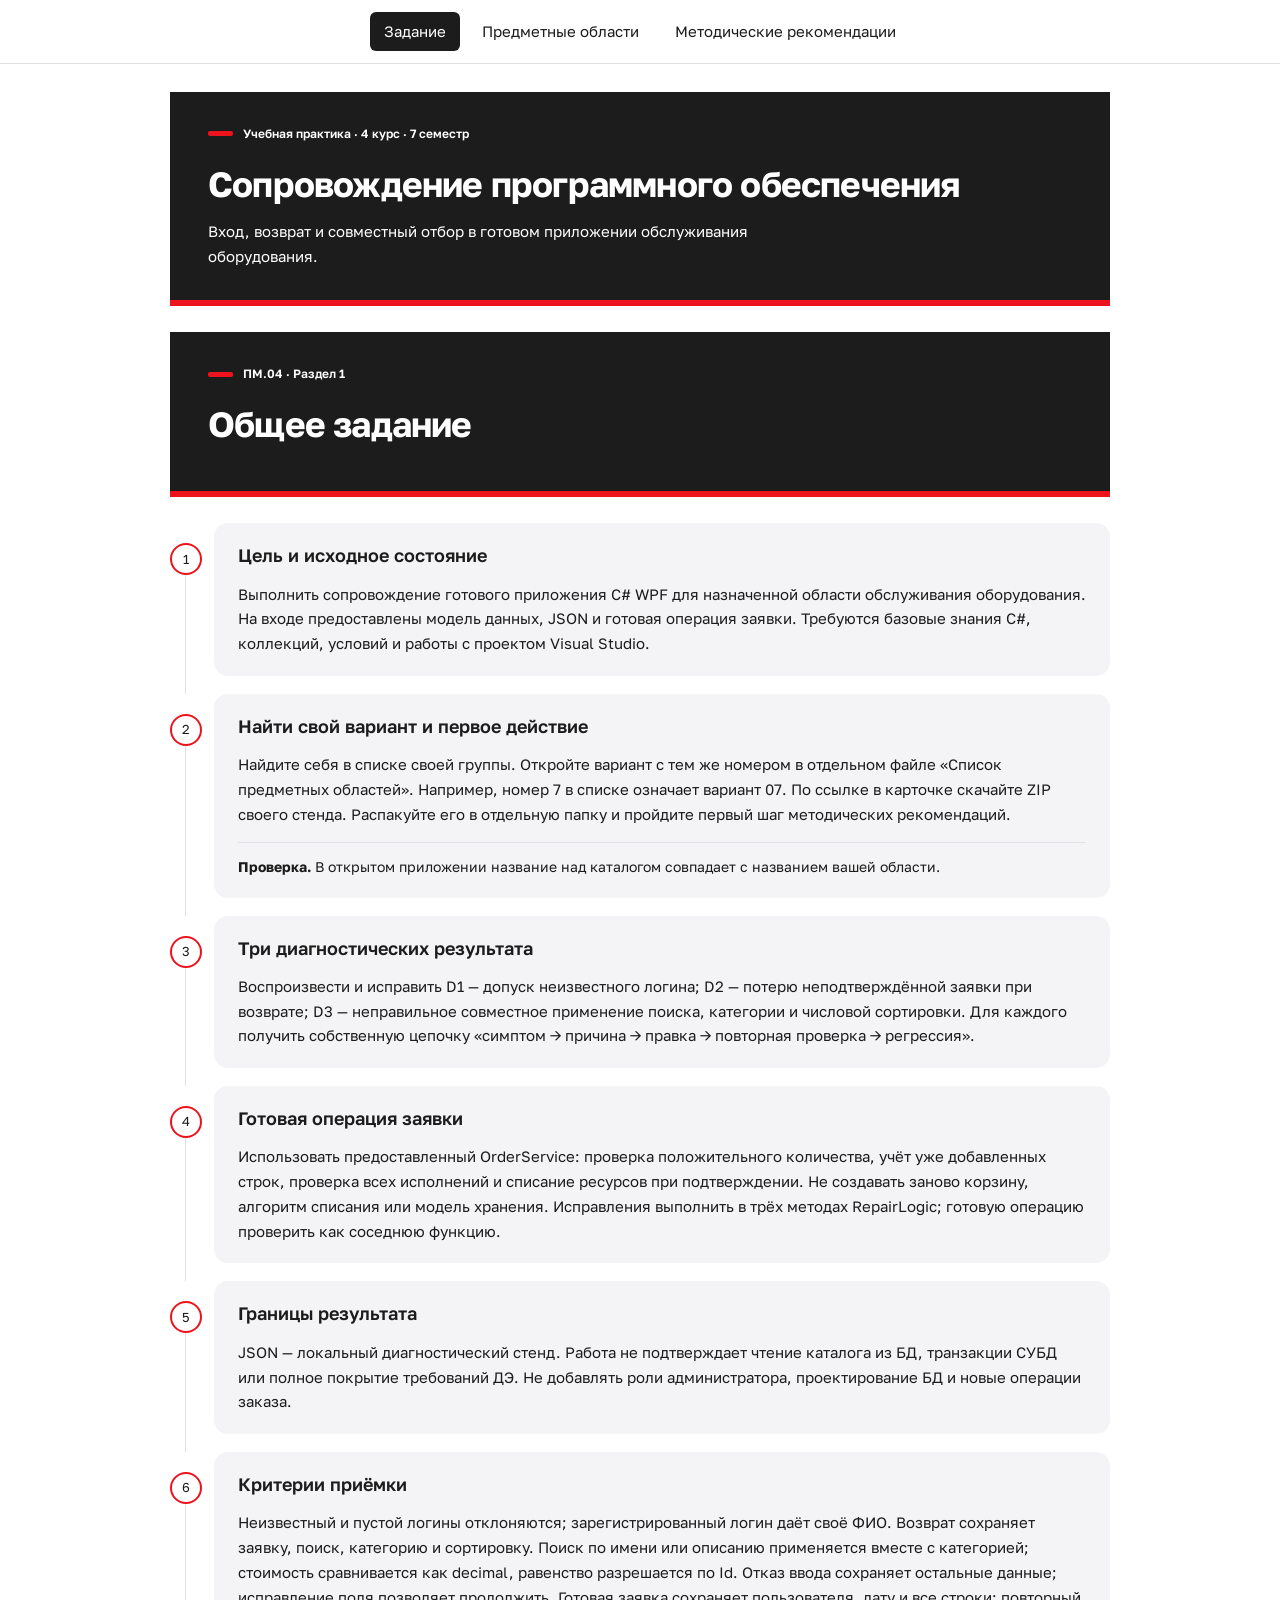
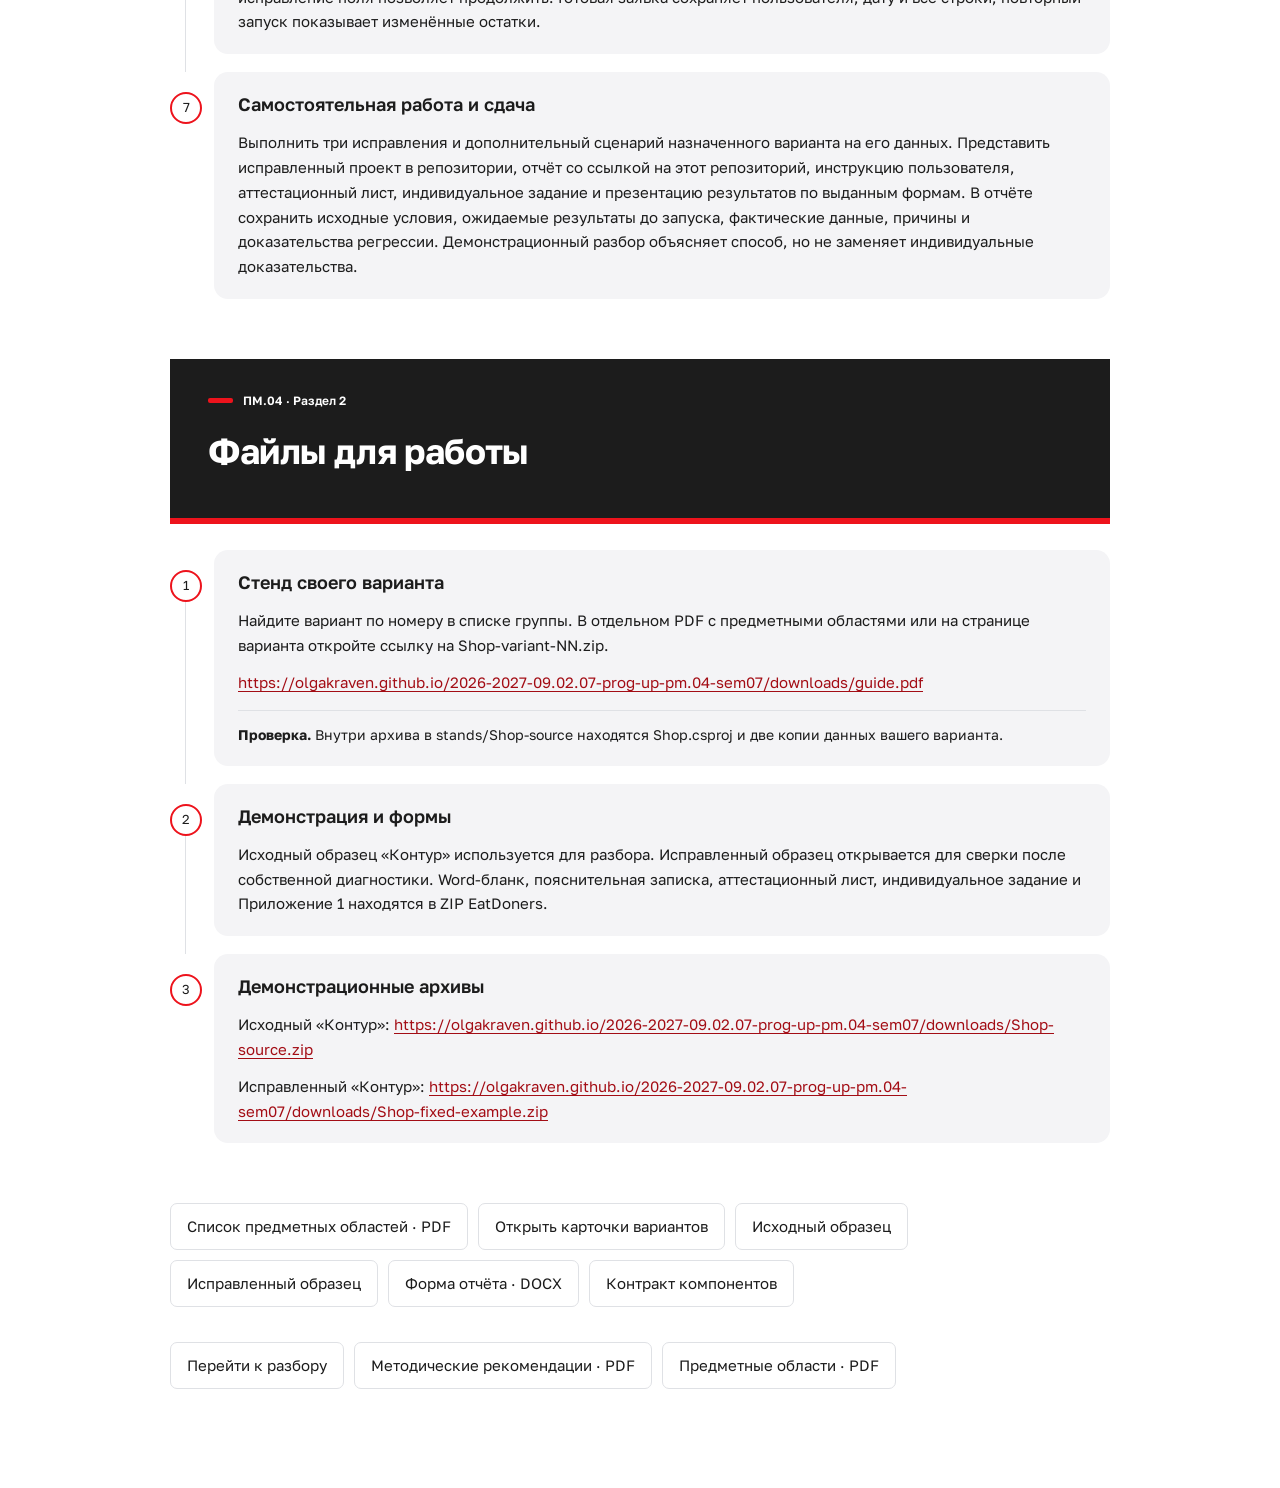
<file: site/index.html>
<!doctype html><html lang="ru"><head><meta charset="utf-8"><meta name="viewport" content="width=device-width,initial-scale=1"><title>Задание — УП ПМ.04</title><link rel="icon" href="assets/favicon.svg"><link rel="stylesheet" href="assets/style.css"></head><body><a class="skip" href="#main">К содержанию</a><nav aria-label="Разделы практики"><a href="index.html" aria-current="page">Задание</a><a href="areas.html">Предметные области</a><a href="lessons.html">Методические рекомендации</a></nav><main id="main"><header class="chapter"><p class="kicker">Учебная практика · 4 курс · 7 семестр</p><h1>Сопровождение программного обеспечения</h1><p>Вход, возврат и совместный отбор в готовом приложении обслуживания оборудования.</p></header><article class="lesson" id="assignment"><header class="chapter"><p class="kicker">ПМ.04 · Раздел 1</p><h1>Общее задание</h1></header><ol class="route"><li class="step"><span class="number">1</span><section class="card"><h3>Цель и исходное состояние</h3><p>Выполнить сопровождение готового приложения C# WPF для назначенной области обслуживания оборудования. На входе предоставлены модель данных, JSON и готовая операция заявки. Требуются базовые знания C#, коллекций, условий и работы с проектом Visual Studio.</p></section></li><li class="step"><span class="number">2</span><section class="card"><h3>Найти свой вариант и первое действие</h3><p>Найдите себя в списке своей группы. Откройте вариант с тем же номером в отдельном файле «Список предметных областей». Например, номер 7 в списке означает вариант 07. По ссылке в карточке скачайте ZIP своего стенда. Распакуйте его в отдельную папку и пройдите первый шаг методических рекомендаций.</p><p class="result"><strong>Проверка.</strong> В открытом приложении название над каталогом совпадает с названием вашей области.</p></section></li><li class="step"><span class="number">3</span><section class="card"><h3>Три диагностических результата</h3><p>Воспроизвести и исправить D1 — допуск неизвестного логина; D2 — потерю неподтверждённой заявки при возврате; D3 — неправильное совместное применение поиска, категории и числовой сортировки. Для каждого получить собственную цепочку «симптом → причина → правка → повторная проверка → регрессия».</p></section></li><li class="step"><span class="number">4</span><section class="card"><h3>Готовая операция заявки</h3><p>Использовать предоставленный OrderService: проверка положительного количества, учёт уже добавленных строк, проверка всех исполнений и списание ресурсов при подтверждении. Не создавать заново корзину, алгоритм списания или модель хранения. Исправления выполнить в трёх методах RepairLogic; готовую операцию проверить как соседнюю функцию.</p></section></li><li class="step"><span class="number">5</span><section class="card"><h3>Границы результата</h3><p>JSON — локальный диагностический стенд. Работа не подтверждает чтение каталога из БД, транзакции СУБД или полное покрытие требований ДЭ. Не добавлять роли администратора, проектирование БД и новые операции заказа.</p></section></li><li class="step"><span class="number">6</span><section class="card"><h3>Критерии приёмки</h3><p>Неизвестный и пустой логины отклоняются; зарегистрированный логин даёт своё ФИО. Возврат сохраняет заявку, поиск, категорию и сортировку. Поиск по имени или описанию применяется вместе с категорией; стоимость сравнивается как decimal, равенство разрешается по Id. Отказ ввода сохраняет остальные данные; исправление поля позволяет продолжить. Готовая заявка сохраняет пользователя, дату и все строки; повторный запуск показывает изменённые остатки.</p></section></li><li class="step"><span class="number">7</span><section class="card"><h3>Самостоятельная работа и сдача</h3><p>Выполнить три исправления и дополнительный сценарий назначенного варианта на его данных. Представить исправленный проект в репозитории, отчёт со ссылкой на этот репозиторий, инструкцию пользователя, аттестационный лист, индивидуальное задание и презентацию результатов по выданным формам. В отчёте сохранить исходные условия, ожидаемые результаты до запуска, фактические данные, причины и доказательства регрессии. Демонстрационный разбор объясняет способ, но не заменяет индивидуальные доказательства.</p></section></li></ol></article><article class="lesson" id="files"><header class="chapter"><p class="kicker">ПМ.04 · Раздел 2</p><h1>Файлы для работы</h1></header><ol class="route"><li class="step"><span class="number">1</span><section class="card"><h3>Стенд своего варианта</h3><p>Найдите вариант по номеру в списке группы. В отдельном PDF с предметными областями или на странице варианта откройте ссылку на Shop-variant-NN.zip.</p><p><a href="https://olgakraven.github.io/2026-2027-09.02.07-prog-up-pm.04-sem07/downloads/guide.pdf">https://olgakraven.github.io/2026-2027-09.02.07-prog-up-pm.04-sem07/downloads/guide.pdf</a></p><p class="result"><strong>Проверка.</strong> Внутри архива в stands/Shop-source находятся Shop.csproj и две копии данных вашего варианта.</p></section></li><li class="step"><span class="number">2</span><section class="card"><h3>Демонстрация и формы</h3><p>Исходный образец «Контур» используется для разбора. Исправленный образец открывается для сверки после собственной диагностики. Word-бланк, пояснительная записка, аттестационный лист, индивидуальное задание и Приложение 1 находятся в ZIP EatDoners.</p></section></li><li class="step"><span class="number">3</span><section class="card"><h3>Демонстрационные архивы</h3><p>Исходный «Контур»: <a href="https://olgakraven.github.io/2026-2027-09.02.07-prog-up-pm.04-sem07/downloads/Shop-source.zip">https://olgakraven.github.io/2026-2027-09.02.07-prog-up-pm.04-sem07/downloads/Shop-source.zip</a></p><p>Исправленный «Контур»: <a href="https://olgakraven.github.io/2026-2027-09.02.07-prog-up-pm.04-sem07/downloads/Shop-fixed-example.zip">https://olgakraven.github.io/2026-2027-09.02.07-prog-up-pm.04-sem07/downloads/Shop-fixed-example.zip</a></p></section></li></ol></article><div class="actions"><a class="button" href="downloads/guide.pdf">Список предметных областей · PDF</a><a class="button" href="areas.html">Открыть карточки вариантов</a><a class="button" href="downloads/Shop-source.zip">Исходный образец</a><a class="button" href="downloads/Shop-fixed-example.zip">Исправленный образец</a><a class="button" href="downloads/report-template.docx">Форма отчёта · DOCX</a><a class="button" href="downloads/contract.md">Контракт компонентов</a></div><div class="actions"><a class="button" href="lessons.html">Перейти к разбору</a><a class="button" href="downloads/assignment.pdf">Методические рекомендации · PDF</a><a class="button" href="downloads/guide.pdf">Предметные области · PDF</a></div></main></body></html>
</file>
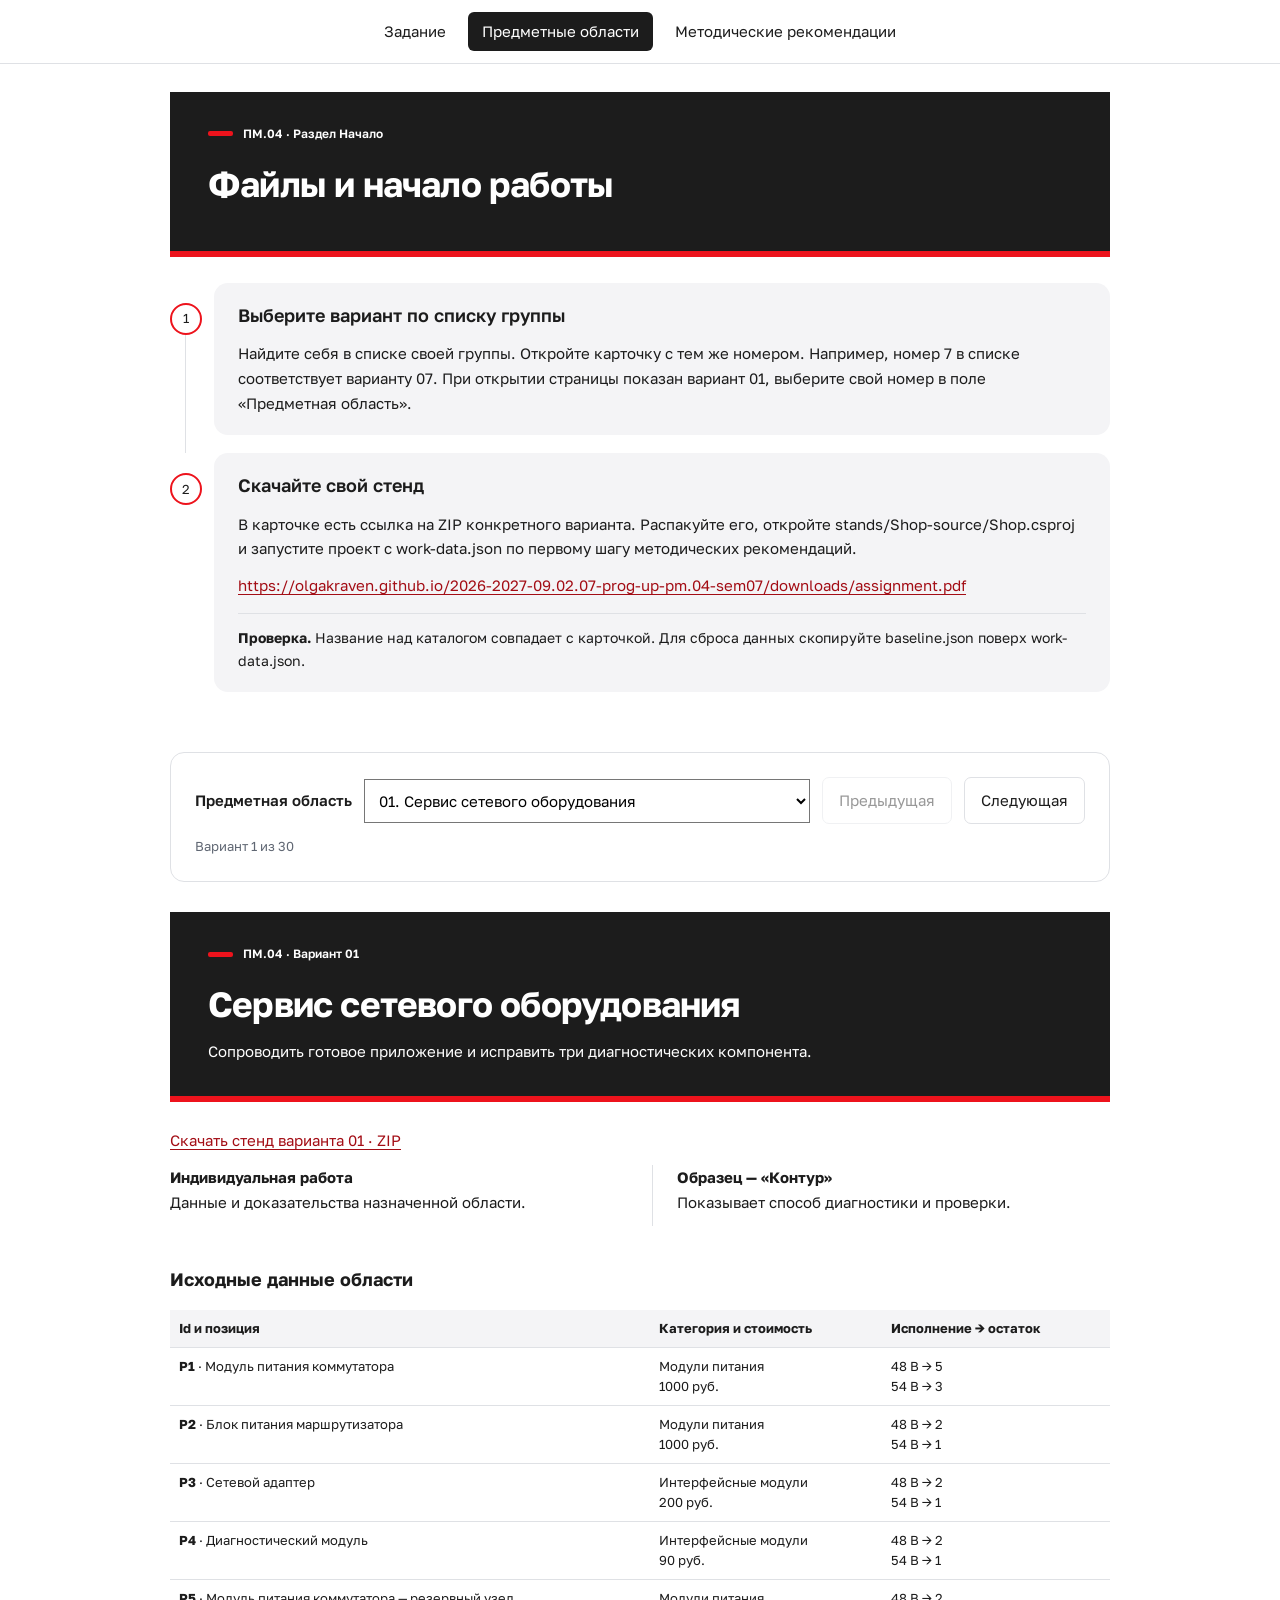
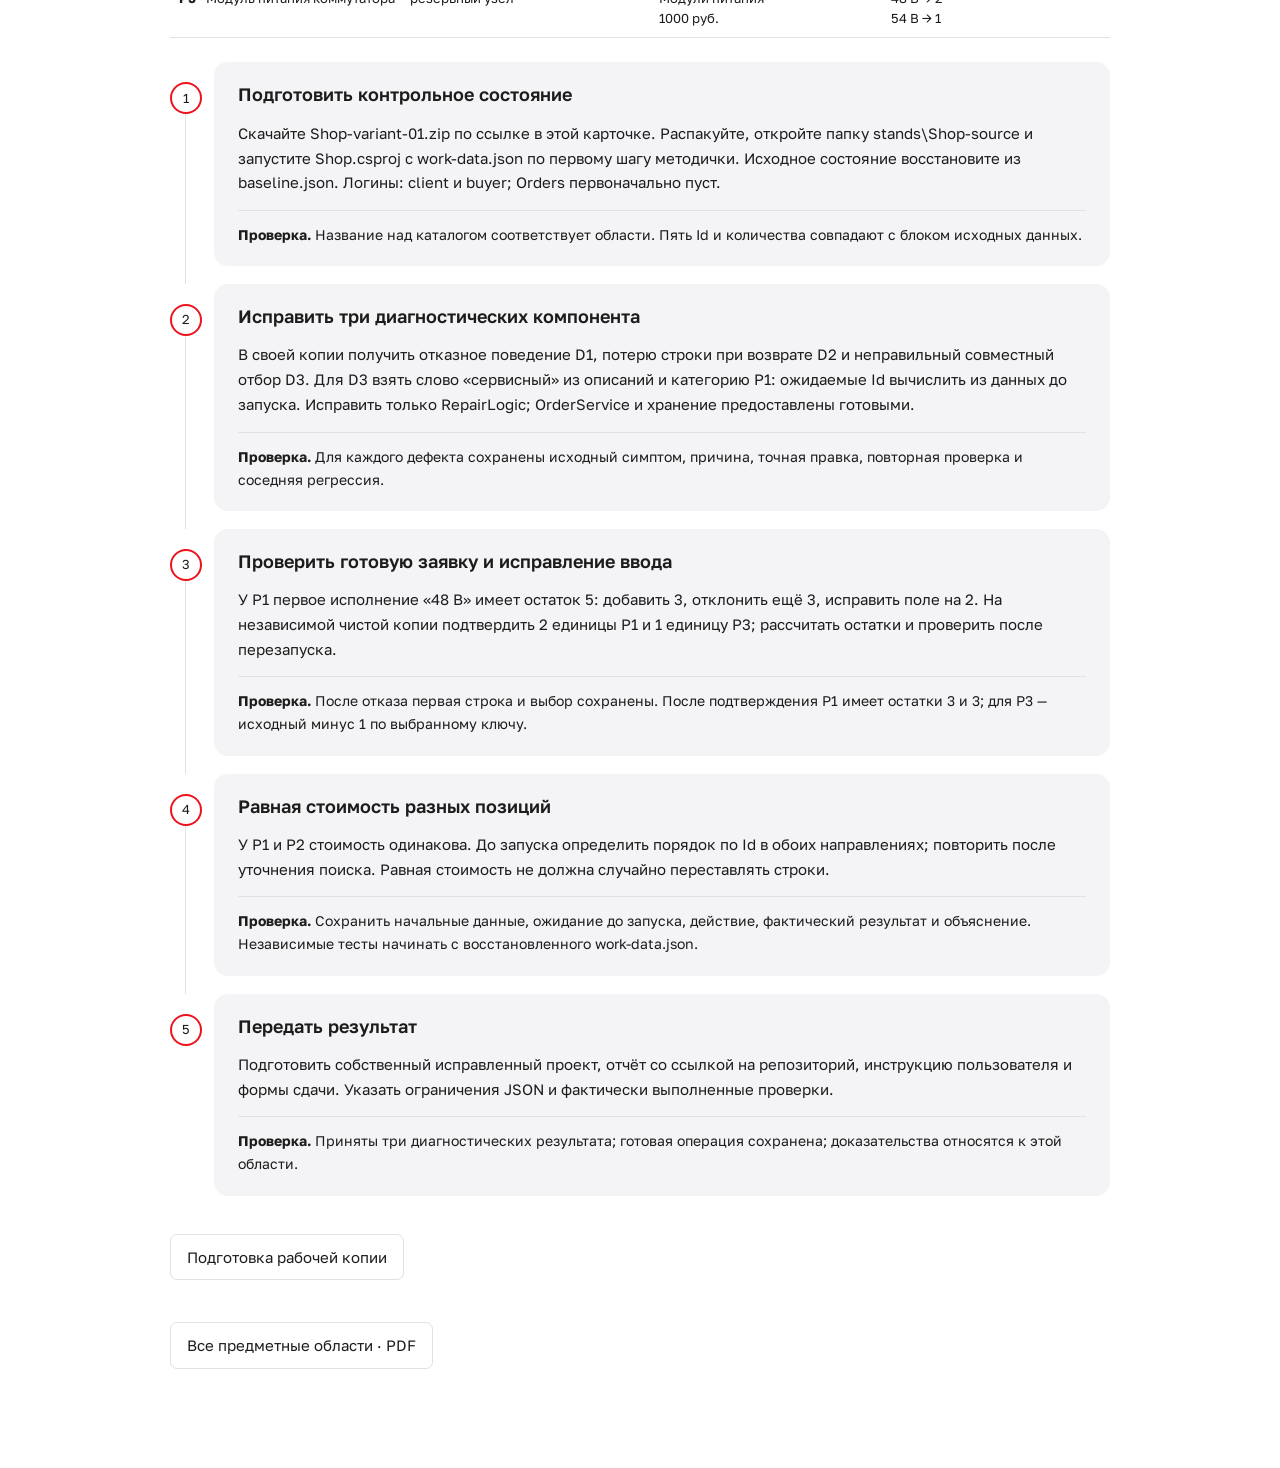
<file: site/areas.html>
<!doctype html><html lang="ru"><head><meta charset="utf-8"><meta name="viewport" content="width=device-width,initial-scale=1"><title>Предметные области — УП ПМ.04</title><link rel="icon" href="assets/favicon.svg"><link rel="stylesheet" href="assets/style.css"></head><body><a class="skip" href="#main">К содержанию</a><nav aria-label="Разделы практики"><a href="index.html">Задание</a><a href="areas.html" aria-current="page">Предметные области</a><a href="lessons.html">Методические рекомендации</a></nav><main id="main"><article class="lesson" id=""><header class="chapter"><p class="kicker">ПМ.04 · Раздел Начало</p><h1>Файлы и начало работы</h1></header><ol class="route"><li class="step"><span class="number">1</span><section class="card"><h3>Выберите вариант по списку группы</h3><p>Найдите себя в списке своей группы. Откройте карточку с тем же номером. Например, номер 7 в списке соответствует варианту 07. При открытии страницы показан вариант 01, выберите свой номер в поле «Предметная область».</p></section></li><li class="step"><span class="number">2</span><section class="card"><h3>Скачайте свой стенд</h3><p>В карточке есть ссылка на ZIP конкретного варианта. Распакуйте его, откройте stands/Shop-source/Shop.csproj и запустите проект с work-data.json по первому шагу методических рекомендаций.</p><p><a href="https://olgakraven.github.io/2026-2027-09.02.07-prog-up-pm.04-sem07/downloads/assignment.pdf">https://olgakraven.github.io/2026-2027-09.02.07-prog-up-pm.04-sem07/downloads/assignment.pdf</a></p><p class="result"><strong>Проверка.</strong> Название над каталогом совпадает с карточкой. Для сброса данных скопируйте baseline.json поверх work-data.json.</p></section></li></ol></article><div class="chooser"><label for="variant">Предметная область</label><select id="variant"><option value="1">01. Сервис сетевого оборудования</option><option value="2">02. Обслуживание пожарной сигнализации</option><option value="3">03. Сервис систем контроля доступа</option><option value="4">04. Обслуживание климатических установок</option><option value="5">05. Сервис видеонаблюдения</option><option value="6">06. Ремонт лабораторных приборов</option><option value="7">07. Обслуживание печатной техники</option><option value="8">08. Сервис источников бесперебойного питания</option><option value="9">09. Сервис складских терминалов</option><option value="10">10. Обслуживание насосных станций</option><option value="11">11. Ремонт станков с ЧПУ</option><option value="12">12. Сервис систем освещения</option><option value="13">13. Обслуживание торговых весов</option><option value="14">14. Сервис проекционного оборудования</option><option value="15">15. Обслуживание компрессорных установок</option><option value="16">16. Ремонт робототехнических комплексов</option><option value="17">17. Сервис телекоммуникационных стоек</option><option value="18">18. Обслуживание холодильного оборудования</option><option value="19">19. Ремонт измерителей качества воды</option><option value="20">20. Сервис оборудования конференц-залов</option><option value="21">21. Обслуживание солнечных электростанций</option><option value="22">22. Ремонт систем полива</option><option value="23">23. Сервис медицинских тренажёров</option><option value="24">24. Обслуживание зарядных станций</option><option value="25">25. Ремонт упаковочного оборудования</option><option value="26">26. Сервис мультимедийных киосков</option><option value="27">27. Обслуживание лифтовых учебных стендов</option><option value="28">28. Ремонт метеостанций</option><option value="29">29. Сервис аддитивного оборудования</option><option value="30">30. Обслуживание систем диспетчеризации</option></select><button id="prev" type="button">Предыдущая</button><button id="next" type="button">Следующая</button><p id="position" aria-live="polite"></p></div><article class="area" id="variant-1" data-variant="1"><header class="chapter"><p class="kicker">ПМ.04 · Вариант 01</p><h1>Сервис сетевого оборудования</h1><p>Сопроводить готовое приложение и исправить три диагностических компонента.</p></header><p><a href="https://olgakraven.github.io/2026-2027-09.02.07-prog-up-pm.04-sem07/downloads/Shop-variant-01.zip">Скачать стенд варианта 01 · ZIP</a></p><div class="identity"><p><strong>Индивидуальная работа</strong>Данные и доказательства назначенной области.</p><p><strong>Образец — «Контур»</strong>Показывает способ диагностики и проверки.</p></div><section class="data"><h2>Исходные данные области</h2><table><thead><tr><th>Id и позиция</th><th>Категория и стоимость</th><th>Исполнение → остаток</th></tr></thead><tbody><tr><td><strong>P1</strong> · Модуль питания коммутатора</td><td>Модули питания<br>1000 руб.</td><td>48 В → 5<br>54 В → 3</td></tr><tr><td><strong>P2</strong> · Блок питания маршрутизатора</td><td>Модули питания<br>1000 руб.</td><td>48 В → 2<br>54 В → 1</td></tr><tr><td><strong>P3</strong> · Сетевой адаптер</td><td>Интерфейсные модули<br>200 руб.</td><td>48 В → 2<br>54 В → 1</td></tr><tr><td><strong>P4</strong> · Диагностический модуль</td><td>Интерфейсные модули<br>90 руб.</td><td>48 В → 2<br>54 В → 1</td></tr><tr><td><strong>P5</strong> · Модуль питания коммутатора — резервный узел</td><td>Модули питания<br>1000 руб.</td><td>48 В → 2<br>54 В → 1</td></tr></tbody></table></section><ol class="route"><li class="step"><span class="number">1</span><section class="card"><h3>Подготовить контрольное состояние</h3><p>Скачайте Shop-variant-01.zip по ссылке в этой карточке. Распакуйте, откройте папку stands\Shop-source и запустите Shop.csproj с work-data.json по первому шагу методички. Исходное состояние восстановите из baseline.json. Логины: client и buyer; Orders первоначально пуст.</p><p class="result"><strong>Проверка.</strong> Название над каталогом соответствует области. Пять Id и количества совпадают с блоком исходных данных.</p></section></li><li class="step"><span class="number">2</span><section class="card"><h3>Исправить три диагностических компонента</h3><p>В своей копии получить отказное поведение D1, потерю строки при возврате D2 и неправильный совместный отбор D3. Для D3 взять слово «сервисный» из описаний и категорию P1: ожидаемые Id вычислить из данных до запуска. Исправить только RepairLogic; OrderService и хранение предоставлены готовыми.</p><p class="result"><strong>Проверка.</strong> Для каждого дефекта сохранены исходный симптом, причина, точная правка, повторная проверка и соседняя регрессия.</p></section></li><li class="step"><span class="number">3</span><section class="card"><h3>Проверить готовую заявку и исправление ввода</h3><p>У P1 первое исполнение «48 В» имеет остаток 5: добавить 3, отклонить ещё 3, исправить поле на 2. На независимой чистой копии подтвердить 2 единицы P1 и 1 единицу P3; рассчитать остатки и проверить после перезапуска.</p><p class="result"><strong>Проверка.</strong> После отказа первая строка и выбор сохранены. После подтверждения P1 имеет остатки 3 и 3; для P3 — исходный минус 1 по выбранному ключу.</p></section></li><li class="step"><span class="number">4</span><section class="card"><h3>Равная стоимость разных позиций</h3><p>У P1 и P2 стоимость одинакова. До запуска определить порядок по Id в обоих направлениях; повторить после уточнения поиска. Равная стоимость не должна случайно переставлять строки.</p><p class="result"><strong>Проверка.</strong> Сохранить начальные данные, ожидание до запуска, действие, фактический результат и объяснение. Независимые тесты начинать с восстановленного work-data.json.</p></section></li><li class="step"><span class="number">5</span><section class="card"><h3>Передать результат</h3><p>Подготовить собственный исправленный проект, отчёт со ссылкой на репозиторий, инструкцию пользователя и формы сдачи. Указать ограничения JSON и фактически выполненные проверки.</p><p class="result"><strong>Проверка.</strong> Приняты три диагностических результата; готовая операция сохранена; доказательства относятся к этой области.</p></section></li></ol><div class="actions"><a class="button" href="lessons.html#step-1">Подготовка рабочей копии</a></div></article><article class="area" id="variant-2" data-variant="2"><header class="chapter"><p class="kicker">ПМ.04 · Вариант 02</p><h1>Обслуживание пожарной сигнализации</h1><p>Сопроводить готовое приложение и исправить три диагностических компонента.</p></header><p><a href="https://olgakraven.github.io/2026-2027-09.02.07-prog-up-pm.04-sem07/downloads/Shop-variant-02.zip">Скачать стенд варианта 02 · ZIP</a></p><div class="identity"><p><strong>Индивидуальная работа</strong>Данные и доказательства назначенной области.</p><p><strong>Образец — «Контур»</strong>Показывает способ диагностики и проверки.</p></div><section class="data"><h2>Исходные данные области</h2><table><thead><tr><th>Id и позиция</th><th>Категория и стоимость</th><th>Исполнение → остаток</th></tr></thead><tbody><tr><td><strong>P1</strong> · Дымовой извещатель</td><td>Датчики<br>1000 руб.</td><td>12 В → 5<br>24 В → 3</td></tr><tr><td><strong>P2</strong> · Тепловой извещатель сигнальный</td><td>Датчики<br>1000 руб.</td><td>12 В → 2<br>24 В → 1</td></tr><tr><td><strong>P3</strong> · Модуль оповещения</td><td>Модули связи<br>200 руб.</td><td>12 В → 2<br>24 В → 1</td></tr><tr><td><strong>P4</strong> · Интерфейсный модуль</td><td>Модули связи<br>90 руб.</td><td>12 В → 2<br>24 В → 1</td></tr><tr><td><strong>P5</strong> · Дымовой извещатель — резервный узел</td><td>Датчики<br>1000 руб.</td><td>12 В → 2<br>24 В → 1</td></tr></tbody></table></section><ol class="route"><li class="step"><span class="number">1</span><section class="card"><h3>Подготовить контрольное состояние</h3><p>Скачайте Shop-variant-02.zip по ссылке в этой карточке. Распакуйте, откройте папку stands\Shop-source и запустите Shop.csproj с work-data.json по первому шагу методички. Исходное состояние восстановите из baseline.json. Логины: client и buyer; Orders первоначально пуст.</p><p class="result"><strong>Проверка.</strong> Название над каталогом соответствует области. Пять Id и количества совпадают с блоком исходных данных.</p></section></li><li class="step"><span class="number">2</span><section class="card"><h3>Исправить три диагностических компонента</h3><p>В своей копии получить отказное поведение D1, потерю строки при возврате D2 и неправильный совместный отбор D3. Для D3 взять слово «сервисный» из описаний и категорию P1: ожидаемые Id вычислить из данных до запуска. Исправить только RepairLogic; OrderService и хранение предоставлены готовыми.</p><p class="result"><strong>Проверка.</strong> Для каждого дефекта сохранены исходный симптом, причина, точная правка, повторная проверка и соседняя регрессия.</p></section></li><li class="step"><span class="number">3</span><section class="card"><h3>Проверить готовую заявку и исправление ввода</h3><p>У P1 первое исполнение «12 В» имеет остаток 5: добавить 3, отклонить ещё 3, исправить поле на 2. На независимой чистой копии подтвердить 2 единицы P1 и 1 единицу P3; рассчитать остатки и проверить после перезапуска.</p><p class="result"><strong>Проверка.</strong> После отказа первая строка и выбор сохранены. После подтверждения P1 имеет остатки 3 и 3; для P3 — исходный минус 1 по выбранному ключу.</p></section></li><li class="step"><span class="number">4</span><section class="card"><h3>Поиск по сигнальному признаку</h3><p>Найти «сигнальный», затем «сумерках»: первое слово имеется в имени P2 и описании P5, второе — только в описании P5. Повторить с категорией P1; записать ожидаемые Id до запуска.</p><p class="result"><strong>Проверка.</strong> Сохранить начальные данные, ожидание до запуска, действие, фактический результат и объяснение. Независимые тесты начинать с восстановленного work-data.json.</p></section></li><li class="step"><span class="number">5</span><section class="card"><h3>Передать результат</h3><p>Подготовить собственный исправленный проект, отчёт со ссылкой на репозиторий, инструкцию пользователя и формы сдачи. Указать ограничения JSON и фактически выполненные проверки.</p><p class="result"><strong>Проверка.</strong> Приняты три диагностических результата; готовая операция сохранена; доказательства относятся к этой области.</p></section></li></ol><div class="actions"><a class="button" href="lessons.html#step-1">Подготовка рабочей копии</a></div></article><article class="area" id="variant-3" data-variant="3"><header class="chapter"><p class="kicker">ПМ.04 · Вариант 03</p><h1>Сервис систем контроля доступа</h1><p>Сопроводить готовое приложение и исправить три диагностических компонента.</p></header><p><a href="https://olgakraven.github.io/2026-2027-09.02.07-prog-up-pm.04-sem07/downloads/Shop-variant-03.zip">Скачать стенд варианта 03 · ZIP</a></p><div class="identity"><p><strong>Индивидуальная работа</strong>Данные и доказательства назначенной области.</p><p><strong>Образец — «Контур»</strong>Показывает способ диагностики и проверки.</p></div><section class="data"><h2>Исходные данные области</h2><table><thead><tr><th>Id и позиция</th><th>Категория и стоимость</th><th>Исполнение → остаток</th></tr></thead><tbody><tr><td><strong>P1</strong> · Контроллер двери</td><td>Контроллеры<br>1000 руб.</td><td>Wiegand → 5<br>OSDP → 3</td></tr><tr><td><strong>P2</strong> · Контроллер турникета</td><td>Контроллеры<br>1000 руб.</td><td>Wiegand → 2<br>OSDP → 1</td></tr><tr><td><strong>P3</strong> · Считыватель карт</td><td>Считыватели<br>200 руб.</td><td>Wiegand → 2<br>OSDP → 1</td></tr><tr><td><strong>P4</strong> · Считыватель меток</td><td>Считыватели<br>90 руб.</td><td>Wiegand → 2<br>OSDP → 1</td></tr><tr><td><strong>P5</strong> · Контроллер двери — резервный узел</td><td>Контроллеры<br>1000 руб.</td><td>Wiegand → 2<br>OSDP → 1</td></tr></tbody></table></section><ol class="route"><li class="step"><span class="number">1</span><section class="card"><h3>Подготовить контрольное состояние</h3><p>Скачайте Shop-variant-03.zip по ссылке в этой карточке. Распакуйте, откройте папку stands\Shop-source и запустите Shop.csproj с work-data.json по первому шагу методички. Исходное состояние восстановите из baseline.json. Логины: client и buyer; Orders первоначально пуст.</p><p class="result"><strong>Проверка.</strong> Название над каталогом соответствует области. Пять Id и количества совпадают с блоком исходных данных.</p></section></li><li class="step"><span class="number">2</span><section class="card"><h3>Исправить три диагностических компонента</h3><p>В своей копии получить отказное поведение D1, потерю строки при возврате D2 и неправильный совместный отбор D3. Для D3 взять слово «сервисный» из описаний и категорию P1: ожидаемые Id вычислить из данных до запуска. Исправить только RepairLogic; OrderService и хранение предоставлены готовыми.</p><p class="result"><strong>Проверка.</strong> Для каждого дефекта сохранены исходный симптом, причина, точная правка, повторная проверка и соседняя регрессия.</p></section></li><li class="step"><span class="number">3</span><section class="card"><h3>Проверить готовую заявку и исправление ввода</h3><p>У P1 первое исполнение «Wiegand» имеет остаток 5: добавить 3, отклонить ещё 3, исправить поле на 2. На независимой чистой копии подтвердить 2 единицы P1 и 1 единицу P3; рассчитать остатки и проверить после перезапуска.</p><p class="result"><strong>Проверка.</strong> После отказа первая строка и выбор сохранены. После подтверждения P1 имеет остатки 3 и 3; для P3 — исходный минус 1 по выбранному ключу.</p></section></li><li class="step"><span class="number">4</span><section class="card"><h3>Название категории в описании</h3><p>Описание P3 содержит название первой категории, но P3 относится ко второй. Выполнить этот запрос с каждой категорией: текстовое совпадение не меняет классификацию.</p><p class="result"><strong>Проверка.</strong> Сохранить начальные данные, ожидание до запуска, действие, фактический результат и объяснение. Независимые тесты начинать с восстановленного work-data.json.</p></section></li><li class="step"><span class="number">5</span><section class="card"><h3>Передать результат</h3><p>Подготовить собственный исправленный проект, отчёт со ссылкой на репозиторий, инструкцию пользователя и формы сдачи. Указать ограничения JSON и фактически выполненные проверки.</p><p class="result"><strong>Проверка.</strong> Приняты три диагностических результата; готовая операция сохранена; доказательства относятся к этой области.</p></section></li></ol><div class="actions"><a class="button" href="lessons.html#step-1">Подготовка рабочей копии</a></div></article><article class="area" id="variant-4" data-variant="4"><header class="chapter"><p class="kicker">ПМ.04 · Вариант 04</p><h1>Обслуживание климатических установок</h1><p>Сопроводить готовое приложение и исправить три диагностических компонента.</p></header><p><a href="https://olgakraven.github.io/2026-2027-09.02.07-prog-up-pm.04-sem07/downloads/Shop-variant-04.zip">Скачать стенд варианта 04 · ZIP</a></p><div class="identity"><p><strong>Индивидуальная работа</strong>Данные и доказательства назначенной области.</p><p><strong>Образец — «Контур»</strong>Показывает способ диагностики и проверки.</p></div><section class="data"><h2>Исходные данные области</h2><table><thead><tr><th>Id и позиция</th><th>Категория и стоимость</th><th>Исполнение → остаток</th></tr></thead><tbody><tr><td><strong>P1</strong> · Фильтр приточной установки</td><td>Фильтры<br>1000 руб.</td><td>F7 → 5<br>F9 → 3</td></tr><tr><td><strong>P2</strong> · Фильтр вытяжной установки</td><td>Фильтры<br>1000 руб.</td><td>F7 → 2<br>F9 → 1</td></tr><tr><td><strong>P3</strong> · Датчик температуры</td><td>Датчики<br>200 руб.</td><td>F7 → 2<br>F9 → 1</td></tr><tr><td><strong>P4</strong> · Датчик давления</td><td>Датчики<br>90 руб.</td><td>F7 → 2<br>F9 → 1</td></tr><tr><td><strong>P5</strong> · Фильтр приточной установки — резервный узел</td><td>Фильтры<br>1000 руб.</td><td>F7 → 0<br>F9 → 0</td></tr></tbody></table></section><ol class="route"><li class="step"><span class="number">1</span><section class="card"><h3>Подготовить контрольное состояние</h3><p>Скачайте Shop-variant-04.zip по ссылке в этой карточке. Распакуйте, откройте папку stands\Shop-source и запустите Shop.csproj с work-data.json по первому шагу методички. Исходное состояние восстановите из baseline.json. Логины: client и buyer; Orders первоначально пуст.</p><p class="result"><strong>Проверка.</strong> Название над каталогом соответствует области. Пять Id и количества совпадают с блоком исходных данных.</p></section></li><li class="step"><span class="number">2</span><section class="card"><h3>Исправить три диагностических компонента</h3><p>В своей копии получить отказное поведение D1, потерю строки при возврате D2 и неправильный совместный отбор D3. Для D3 взять слово «сервисный» из описаний и категорию P1: ожидаемые Id вычислить из данных до запуска. Исправить только RepairLogic; OrderService и хранение предоставлены готовыми.</p><p class="result"><strong>Проверка.</strong> Для каждого дефекта сохранены исходный симптом, причина, точная правка, повторная проверка и соседняя регрессия.</p></section></li><li class="step"><span class="number">3</span><section class="card"><h3>Проверить готовую заявку и исправление ввода</h3><p>У P1 первое исполнение «F7» имеет остаток 5: добавить 3, отклонить ещё 3, исправить поле на 2. На независимой чистой копии подтвердить 2 единицы P1 и 1 единицу P3; рассчитать остатки и проверить после перезапуска.</p><p class="result"><strong>Проверка.</strong> После отказа первая строка и выбор сохранены. После подтверждения P1 имеет остатки 3 и 3; для P3 — исходный минус 1 по выбранному ключу.</p></section></li><li class="step"><span class="number">4</span><section class="card"><h3>Все исполнения недоступны</h3><p>У P5 оба исполнения имеют нулевой остаток. Открыть карточку: выбор исполнений пуст, добавление отклоняется. Затем добавить доступный P1. Это проверка готовой операции, без её переписывания.</p><p class="result"><strong>Проверка.</strong> Сохранить начальные данные, ожидание до запуска, действие, фактический результат и объяснение. Независимые тесты начинать с восстановленного work-data.json.</p></section></li><li class="step"><span class="number">5</span><section class="card"><h3>Передать результат</h3><p>Подготовить собственный исправленный проект, отчёт со ссылкой на репозиторий, инструкцию пользователя и формы сдачи. Указать ограничения JSON и фактически выполненные проверки.</p><p class="result"><strong>Проверка.</strong> Приняты три диагностических результата; готовая операция сохранена; доказательства относятся к этой области.</p></section></li></ol><div class="actions"><a class="button" href="lessons.html#step-1">Подготовка рабочей копии</a></div></article><article class="area" id="variant-5" data-variant="5"><header class="chapter"><p class="kicker">ПМ.04 · Вариант 05</p><h1>Сервис видеонаблюдения</h1><p>Сопроводить готовое приложение и исправить три диагностических компонента.</p></header><p><a href="https://olgakraven.github.io/2026-2027-09.02.07-prog-up-pm.04-sem07/downloads/Shop-variant-05.zip">Скачать стенд варианта 05 · ZIP</a></p><div class="identity"><p><strong>Индивидуальная работа</strong>Данные и доказательства назначенной области.</p><p><strong>Образец — «Контур»</strong>Показывает способ диагностики и проверки.</p></div><section class="data"><h2>Исходные данные области</h2><table><thead><tr><th>Id и позиция</th><th>Категория и стоимость</th><th>Исполнение → остаток</th></tr></thead><tbody><tr><td><strong>P1</strong> · Камера наружная</td><td>Камеры<br>1000 руб.</td><td>2 Мп → 5<br>4 Мп → 3</td></tr><tr><td><strong>P2</strong> · Камера внутренняя</td><td>Камеры<br>1000 руб.</td><td>2 Мп → 2<br>4 Мп → 1</td></tr><tr><td><strong>P3</strong> · Модуль записи</td><td>Накопители<br>200 руб.</td><td>2 Мп → 2<br>4 Мп → 1</td></tr><tr><td><strong>P4</strong> · Накопитель архива</td><td>Накопители<br>90 руб.</td><td>2 Мп → 2<br>4 Мп → 1</td></tr><tr><td><strong>P5</strong> · Камера наружная — резервный узел</td><td>Камеры<br>1000 руб.</td><td>2 Мп → 2<br>4 Мп → 1</td></tr></tbody></table></section><ol class="route"><li class="step"><span class="number">1</span><section class="card"><h3>Подготовить контрольное состояние</h3><p>Скачайте Shop-variant-05.zip по ссылке в этой карточке. Распакуйте, откройте папку stands\Shop-source и запустите Shop.csproj с work-data.json по первому шагу методички. Исходное состояние восстановите из baseline.json. Логины: client и buyer; Orders первоначально пуст.</p><p class="result"><strong>Проверка.</strong> Название над каталогом соответствует области. Пять Id и количества совпадают с блоком исходных данных.</p></section></li><li class="step"><span class="number">2</span><section class="card"><h3>Исправить три диагностических компонента</h3><p>В своей копии получить отказное поведение D1, потерю строки при возврате D2 и неправильный совместный отбор D3. Для D3 взять слово «сервисный» из описаний и категорию P1: ожидаемые Id вычислить из данных до запуска. Исправить только RepairLogic; OrderService и хранение предоставлены готовыми.</p><p class="result"><strong>Проверка.</strong> Для каждого дефекта сохранены исходный симптом, причина, точная правка, повторная проверка и соседняя регрессия.</p></section></li><li class="step"><span class="number">3</span><section class="card"><h3>Проверить готовую заявку и исправление ввода</h3><p>У P1 первое исполнение «2 Мп» имеет остаток 5: добавить 3, отклонить ещё 3, исправить поле на 2. На независимой чистой копии подтвердить 2 единицы P1 и 1 единицу P3; рассчитать остатки и проверить после перезапуска.</p><p class="result"><strong>Проверка.</strong> После отказа первая строка и выбор сохранены. После подтверждения P1 имеет остатки 3 и 3; для P3 — исходный минус 1 по выбранному ключу.</p></section></li><li class="step"><span class="number">4</span><section class="card"><h3>Одинаковое исполнение разных позиций</h3><p>Добавить по одной единице первого исполнения P1 и P3. Совпадение строки исполнения не объединяет ресурсы: вычислить оба остатка по Id и проверить после подтверждения.</p><p class="result"><strong>Проверка.</strong> Сохранить начальные данные, ожидание до запуска, действие, фактический результат и объяснение. Независимые тесты начинать с восстановленного work-data.json.</p></section></li><li class="step"><span class="number">5</span><section class="card"><h3>Передать результат</h3><p>Подготовить собственный исправленный проект, отчёт со ссылкой на репозиторий, инструкцию пользователя и формы сдачи. Указать ограничения JSON и фактически выполненные проверки.</p><p class="result"><strong>Проверка.</strong> Приняты три диагностических результата; готовая операция сохранена; доказательства относятся к этой области.</p></section></li></ol><div class="actions"><a class="button" href="lessons.html#step-1">Подготовка рабочей копии</a></div></article><article class="area" id="variant-6" data-variant="6"><header class="chapter"><p class="kicker">ПМ.04 · Вариант 06</p><h1>Ремонт лабораторных приборов</h1><p>Сопроводить готовое приложение и исправить три диагностических компонента.</p></header><p><a href="https://olgakraven.github.io/2026-2027-09.02.07-prog-up-pm.04-sem07/downloads/Shop-variant-06.zip">Скачать стенд варианта 06 · ZIP</a></p><div class="identity"><p><strong>Индивидуальная работа</strong>Данные и доказательства назначенной области.</p><p><strong>Образец — «Контур»</strong>Показывает способ диагностики и проверки.</p></div><section class="data"><h2>Исходные данные области</h2><table><thead><tr><th>Id и позиция</th><th>Категория и стоимость</th><th>Исполнение → остаток</th></tr></thead><tbody><tr><td><strong>P1</strong> · Блок измерения напряжения</td><td>Измерительные блоки<br>1000 руб.</td><td>Канал A → 5<br>Канал B → 3</td></tr><tr><td><strong>P2</strong> · Блок измерения тока</td><td>Измерительные блоки<br>1000 руб.</td><td>Канал A → 2<br>Канал B → 1</td></tr><tr><td><strong>P3</strong> · Пробник осциллографа</td><td>Пробники<br>200 руб.</td><td>Канал A → 2<br>Канал B → 1</td></tr><tr><td><strong>P4</strong> · Термопробник</td><td>Пробники<br>90 руб.</td><td>Канал A → 2<br>Канал B → 1</td></tr><tr><td><strong>P5</strong> · Блок измерения напряжения — резервный узел</td><td>Измерительные блоки<br>1000 руб.</td><td>Канал A → 1<br>Канал B → 0</td></tr></tbody></table></section><ol class="route"><li class="step"><span class="number">1</span><section class="card"><h3>Подготовить контрольное состояние</h3><p>Скачайте Shop-variant-06.zip по ссылке в этой карточке. Распакуйте, откройте папку stands\Shop-source и запустите Shop.csproj с work-data.json по первому шагу методички. Исходное состояние восстановите из baseline.json. Логины: client и buyer; Orders первоначально пуст.</p><p class="result"><strong>Проверка.</strong> Название над каталогом соответствует области. Пять Id и количества совпадают с блоком исходных данных.</p></section></li><li class="step"><span class="number">2</span><section class="card"><h3>Исправить три диагностических компонента</h3><p>В своей копии получить отказное поведение D1, потерю строки при возврате D2 и неправильный совместный отбор D3. Для D3 взять слово «сервисный» из описаний и категорию P1: ожидаемые Id вычислить из данных до запуска. Исправить только RepairLogic; OrderService и хранение предоставлены готовыми.</p><p class="result"><strong>Проверка.</strong> Для каждого дефекта сохранены исходный симптом, причина, точная правка, повторная проверка и соседняя регрессия.</p></section></li><li class="step"><span class="number">3</span><section class="card"><h3>Проверить готовую заявку и исправление ввода</h3><p>У P1 первое исполнение «Канал A» имеет остаток 5: добавить 3, отклонить ещё 3, исправить поле на 2. На независимой чистой копии подтвердить 2 единицы P1 и 1 единицу P3; рассчитать остатки и проверить после перезапуска.</p><p class="result"><strong>Проверка.</strong> После отказа первая строка и выбор сохранены. После подтверждения P1 имеет остатки 3 и 3; для P3 — исходный минус 1 по выбранному ключу.</p></section></li><li class="step"><span class="number">4</span><section class="card"><h3>Последняя единица резервного узла</h3><p>У P5 доступна одна единица. Добавить её, нажать отмену и ответить «Нет»: заявка сохраняется. Подтвердить и перезапустить: это исполнение больше не предлагается.</p><p class="result"><strong>Проверка.</strong> Сохранить начальные данные, ожидание до запуска, действие, фактический результат и объяснение. Независимые тесты начинать с восстановленного work-data.json.</p></section></li><li class="step"><span class="number">5</span><section class="card"><h3>Передать результат</h3><p>Подготовить собственный исправленный проект, отчёт со ссылкой на репозиторий, инструкцию пользователя и формы сдачи. Указать ограничения JSON и фактически выполненные проверки.</p><p class="result"><strong>Проверка.</strong> Приняты три диагностических результата; готовая операция сохранена; доказательства относятся к этой области.</p></section></li></ol><div class="actions"><a class="button" href="lessons.html#step-1">Подготовка рабочей копии</a></div></article><article class="area" id="variant-7" data-variant="7"><header class="chapter"><p class="kicker">ПМ.04 · Вариант 07</p><h1>Обслуживание печатной техники</h1><p>Сопроводить готовое приложение и исправить три диагностических компонента.</p></header><p><a href="https://olgakraven.github.io/2026-2027-09.02.07-prog-up-pm.04-sem07/downloads/Shop-variant-07.zip">Скачать стенд варианта 07 · ZIP</a></p><div class="identity"><p><strong>Индивидуальная работа</strong>Данные и доказательства назначенной области.</p><p><strong>Образец — «Контур»</strong>Показывает способ диагностики и проверки.</p></div><section class="data"><h2>Исходные данные области</h2><table><thead><tr><th>Id и позиция</th><th>Категория и стоимость</th><th>Исполнение → остаток</th></tr></thead><tbody><tr><td><strong>P1</strong> · Печатающий модуль</td><td>Узлы печати<br>1000 руб.</td><td>Модель A → 5<br>Модель B → 3</td></tr><tr><td><strong>P2</strong> · Узел закрепления</td><td>Узлы печати<br>1000 руб.</td><td>Модель A → 2<br>Модель B → 1</td></tr><tr><td><strong>P3</strong> · Ролик подачи</td><td>Узлы подачи<br>200 руб.</td><td>Модель A → 2<br>Модель B → 1</td></tr><tr><td><strong>P4</strong> · Узел захвата</td><td>Узлы подачи<br>90 руб.</td><td>Модель A → 2<br>Модель B → 1</td></tr><tr><td><strong>P5</strong> · Печатающий модуль — резервный узел</td><td>Узлы печати<br>1000 руб.</td><td>Модель A → 2<br>Модель B → 1</td></tr></tbody></table></section><ol class="route"><li class="step"><span class="number">1</span><section class="card"><h3>Подготовить контрольное состояние</h3><p>Скачайте Shop-variant-07.zip по ссылке в этой карточке. Распакуйте, откройте папку stands\Shop-source и запустите Shop.csproj с work-data.json по первому шагу методички. Исходное состояние восстановите из baseline.json. Логины: client и buyer; Orders первоначально пуст.</p><p class="result"><strong>Проверка.</strong> Название над каталогом соответствует области. Пять Id и количества совпадают с блоком исходных данных.</p></section></li><li class="step"><span class="number">2</span><section class="card"><h3>Исправить три диагностических компонента</h3><p>В своей копии получить отказное поведение D1, потерю строки при возврате D2 и неправильный совместный отбор D3. Для D3 взять слово «сервисный» из описаний и категорию P1: ожидаемые Id вычислить из данных до запуска. Исправить только RepairLogic; OrderService и хранение предоставлены готовыми.</p><p class="result"><strong>Проверка.</strong> Для каждого дефекта сохранены исходный симптом, причина, точная правка, повторная проверка и соседняя регрессия.</p></section></li><li class="step"><span class="number">3</span><section class="card"><h3>Проверить готовую заявку и исправление ввода</h3><p>У P1 первое исполнение «Модель A» имеет остаток 5: добавить 3, отклонить ещё 3, исправить поле на 2. На независимой чистой копии подтвердить 2 единицы P1 и 1 единицу P3; рассчитать остатки и проверить после перезапуска.</p><p class="result"><strong>Проверка.</strong> После отказа первая строка и выбор сохранены. После подтверждения P1 имеет остатки 3 и 3; для P3 — исходный минус 1 по выбранному ключу.</p></section></li><li class="step"><span class="number">4</span><section class="card"><h3>Пробелы и регистр запроса</h3><p>Сравнить «сервисный», « СЕРВИСНЫЙ » и «сервисного». Первые два запроса эквивалентны; третий совпадает только при наличии соответствующей подстроки. Выполнить при выбранной категории P1.</p><p class="result"><strong>Проверка.</strong> Сохранить начальные данные, ожидание до запуска, действие, фактический результат и объяснение. Независимые тесты начинать с восстановленного work-data.json.</p></section></li><li class="step"><span class="number">5</span><section class="card"><h3>Передать результат</h3><p>Подготовить собственный исправленный проект, отчёт со ссылкой на репозиторий, инструкцию пользователя и формы сдачи. Указать ограничения JSON и фактически выполненные проверки.</p><p class="result"><strong>Проверка.</strong> Приняты три диагностических результата; готовая операция сохранена; доказательства относятся к этой области.</p></section></li></ol><div class="actions"><a class="button" href="lessons.html#step-1">Подготовка рабочей копии</a></div></article><article class="area" id="variant-8" data-variant="8"><header class="chapter"><p class="kicker">ПМ.04 · Вариант 08</p><h1>Сервис источников бесперебойного питания</h1><p>Сопроводить готовое приложение и исправить три диагностических компонента.</p></header><p><a href="https://olgakraven.github.io/2026-2027-09.02.07-prog-up-pm.04-sem07/downloads/Shop-variant-08.zip">Скачать стенд варианта 08 · ZIP</a></p><div class="identity"><p><strong>Индивидуальная работа</strong>Данные и доказательства назначенной области.</p><p><strong>Образец — «Контур»</strong>Показывает способ диагностики и проверки.</p></div><section class="data"><h2>Исходные данные области</h2><table><thead><tr><th>Id и позиция</th><th>Категория и стоимость</th><th>Исполнение → остаток</th></tr></thead><tbody><tr><td><strong>P1</strong> · Аккумуляторный модуль</td><td>Аккумуляторы<br>1000 руб.</td><td>12 В → 5<br>24 В → 3</td></tr><tr><td><strong>P2</strong> · Батарейная кассета</td><td>Аккумуляторы<br>1000 руб.</td><td>12 В → 2<br>24 В → 1</td></tr><tr><td><strong>P3</strong> · Контроллер заряда</td><td>Контроллеры<br>200 руб.</td><td>12 В → 2<br>24 В → 1</td></tr><tr><td><strong>P4</strong> · Модуль мониторинга</td><td>Контроллеры<br>90 руб.</td><td>12 В → 2<br>24 В → 1</td></tr><tr><td><strong>P5</strong> · Аккумуляторный модуль — резервный узел</td><td>Аккумуляторы<br>1000 руб.</td><td>12 В → 2<br>24 В → 1</td></tr></tbody></table></section><ol class="route"><li class="step"><span class="number">1</span><section class="card"><h3>Подготовить контрольное состояние</h3><p>Скачайте Shop-variant-08.zip по ссылке в этой карточке. Распакуйте, откройте папку stands\Shop-source и запустите Shop.csproj с work-data.json по первому шагу методички. Исходное состояние восстановите из baseline.json. Логины: client и buyer; Orders первоначально пуст.</p><p class="result"><strong>Проверка.</strong> Название над каталогом соответствует области. Пять Id и количества совпадают с блоком исходных данных.</p></section></li><li class="step"><span class="number">2</span><section class="card"><h3>Исправить три диагностических компонента</h3><p>В своей копии получить отказное поведение D1, потерю строки при возврате D2 и неправильный совместный отбор D3. Для D3 взять слово «сервисный» из описаний и категорию P1: ожидаемые Id вычислить из данных до запуска. Исправить только RepairLogic; OrderService и хранение предоставлены готовыми.</p><p class="result"><strong>Проверка.</strong> Для каждого дефекта сохранены исходный симптом, причина, точная правка, повторная проверка и соседняя регрессия.</p></section></li><li class="step"><span class="number">3</span><section class="card"><h3>Проверить готовую заявку и исправление ввода</h3><p>У P1 первое исполнение «12 В» имеет остаток 5: добавить 3, отклонить ещё 3, исправить поле на 2. На независимой чистой копии подтвердить 2 единицы P1 и 1 единицу P3; рассчитать остатки и проверить после перезапуска.</p><p class="result"><strong>Проверка.</strong> После отказа первая строка и выбор сохранены. После подтверждения P1 имеет остатки 3 и 3; для P3 — исходный минус 1 по выбранному ключу.</p></section></li><li class="step"><span class="number">4</span><section class="card"><h3>Совпадение только в описании</h3><p>Найти «ветрозащитной»: слово имеется только в описании P2. Открыть позицию, добавить одно исполнение и вернуться. Сохранить запрос, категорию, направление стоимости и заявку.</p><p class="result"><strong>Проверка.</strong> Сохранить начальные данные, ожидание до запуска, действие, фактический результат и объяснение. Независимые тесты начинать с восстановленного work-data.json.</p></section></li><li class="step"><span class="number">5</span><section class="card"><h3>Передать результат</h3><p>Подготовить собственный исправленный проект, отчёт со ссылкой на репозиторий, инструкцию пользователя и формы сдачи. Указать ограничения JSON и фактически выполненные проверки.</p><p class="result"><strong>Проверка.</strong> Приняты три диагностических результата; готовая операция сохранена; доказательства относятся к этой области.</p></section></li></ol><div class="actions"><a class="button" href="lessons.html#step-1">Подготовка рабочей копии</a></div></article><article class="area" id="variant-9" data-variant="9"><header class="chapter"><p class="kicker">ПМ.04 · Вариант 09</p><h1>Сервис складских терминалов</h1><p>Сопроводить готовое приложение и исправить три диагностических компонента.</p></header><p><a href="https://olgakraven.github.io/2026-2027-09.02.07-prog-up-pm.04-sem07/downloads/Shop-variant-09.zip">Скачать стенд варианта 09 · ZIP</a></p><div class="identity"><p><strong>Индивидуальная работа</strong>Данные и доказательства назначенной области.</p><p><strong>Образец — «Контур»</strong>Показывает способ диагностики и проверки.</p></div><section class="data"><h2>Исходные данные области</h2><table><thead><tr><th>Id и позиция</th><th>Категория и стоимость</th><th>Исполнение → остаток</th></tr></thead><tbody><tr><td><strong>P1</strong> · Терминал сбора данных</td><td>Терминалы<br>1000 руб.</td><td>Wi-Fi → 5<br>LTE → 3</td></tr><tr><td><strong>P2</strong> · Терминал оператора</td><td>Терминалы<br>100.004 руб.</td><td>Wi-Fi → 2<br>LTE → 1</td></tr><tr><td><strong>P3</strong> · Модуль сканирования</td><td>Аксессуары<br>100.003 руб.</td><td>Wi-Fi → 2<br>LTE → 1</td></tr><tr><td><strong>P4</strong> · Док-станция</td><td>Аксессуары<br>90 руб.</td><td>Wi-Fi → 2<br>LTE → 1</td></tr><tr><td><strong>P5</strong> · Терминал сбора данных — резервный узел</td><td>Терминалы<br>1000 руб.</td><td>Wi-Fi → 2<br>LTE → 1</td></tr></tbody></table></section><ol class="route"><li class="step"><span class="number">1</span><section class="card"><h3>Подготовить контрольное состояние</h3><p>Скачайте Shop-variant-09.zip по ссылке в этой карточке. Распакуйте, откройте папку stands\Shop-source и запустите Shop.csproj с work-data.json по первому шагу методички. Исходное состояние восстановите из baseline.json. Логины: client и buyer; Orders первоначально пуст.</p><p class="result"><strong>Проверка.</strong> Название над каталогом соответствует области. Пять Id и количества совпадают с блоком исходных данных.</p></section></li><li class="step"><span class="number">2</span><section class="card"><h3>Исправить три диагностических компонента</h3><p>В своей копии получить отказное поведение D1, потерю строки при возврате D2 и неправильный совместный отбор D3. Для D3 взять слово «сервисный» из описаний и категорию P1: ожидаемые Id вычислить из данных до запуска. Исправить только RepairLogic; OrderService и хранение предоставлены готовыми.</p><p class="result"><strong>Проверка.</strong> Для каждого дефекта сохранены исходный симптом, причина, точная правка, повторная проверка и соседняя регрессия.</p></section></li><li class="step"><span class="number">3</span><section class="card"><h3>Проверить готовую заявку и исправление ввода</h3><p>У P1 первое исполнение «Wi-Fi» имеет остаток 5: добавить 3, отклонить ещё 3, исправить поле на 2. На независимой чистой копии подтвердить 2 единицы P1 и 1 единицу P3; рассчитать остатки и проверить после перезапуска.</p><p class="result"><strong>Проверка.</strong> После отказа первая строка и выбор сохранены. После подтверждения P1 имеет остатки 3 и 3; для P3 — исходный минус 1 по выбранному ключу.</p></section></li><li class="step"><span class="number">4</span><section class="card"><h3>Округление близких стоимостей</h3><p>У P2 стоимость 100,004, у P3 — 100,003. Вычислить округление до двух знаков до запуска. Получившиеся равные суммы упорядочиваются по Id; направление стоимости не меняет этот второй ключ.</p><p class="result"><strong>Проверка.</strong> Сохранить начальные данные, ожидание до запуска, действие, фактический результат и объяснение. Независимые тесты начинать с восстановленного work-data.json.</p></section></li><li class="step"><span class="number">5</span><section class="card"><h3>Передать результат</h3><p>Подготовить собственный исправленный проект, отчёт со ссылкой на репозиторий, инструкцию пользователя и формы сдачи. Указать ограничения JSON и фактически выполненные проверки.</p><p class="result"><strong>Проверка.</strong> Приняты три диагностических результата; готовая операция сохранена; доказательства относятся к этой области.</p></section></li></ol><div class="actions"><a class="button" href="lessons.html#step-1">Подготовка рабочей копии</a></div></article><article class="area" id="variant-10" data-variant="10"><header class="chapter"><p class="kicker">ПМ.04 · Вариант 10</p><h1>Обслуживание насосных станций</h1><p>Сопроводить готовое приложение и исправить три диагностических компонента.</p></header><p><a href="https://olgakraven.github.io/2026-2027-09.02.07-prog-up-pm.04-sem07/downloads/Shop-variant-10.zip">Скачать стенд варианта 10 · ZIP</a></p><div class="identity"><p><strong>Индивидуальная работа</strong>Данные и доказательства назначенной области.</p><p><strong>Образец — «Контур»</strong>Показывает способ диагностики и проверки.</p></div><section class="data"><h2>Исходные данные области</h2><table><thead><tr><th>Id и позиция</th><th>Категория и стоимость</th><th>Исполнение → остаток</th></tr></thead><tbody><tr><td><strong>P1</strong> · Насосный модуль</td><td>Насосные узлы<br>1000 руб.</td><td>DN25 → 5<br>DN32 → 3</td></tr><tr><td><strong>P2</strong> · Крыльчатка насоса</td><td>Насосные узлы<br>1000 руб.</td><td>DN25 → 2<br>DN32 → 1</td></tr><tr><td><strong>P3</strong> · Датчик уровня</td><td>Автоматика<br>200 руб.</td><td>DN25 → 1<br>DN32 → 0</td></tr><tr><td><strong>P4</strong> · Реле давления</td><td>Автоматика<br>90 руб.</td><td>DN25 → 2<br>DN32 → 1</td></tr><tr><td><strong>P5</strong> · Насосный модуль — резервный узел</td><td>Насосные узлы<br>1000 руб.</td><td>DN25 → 2<br>DN32 → 1</td></tr></tbody></table></section><ol class="route"><li class="step"><span class="number">1</span><section class="card"><h3>Подготовить контрольное состояние</h3><p>Скачайте Shop-variant-10.zip по ссылке в этой карточке. Распакуйте, откройте папку stands\Shop-source и запустите Shop.csproj с work-data.json по первому шагу методички. Исходное состояние восстановите из baseline.json. Логины: client и buyer; Orders первоначально пуст.</p><p class="result"><strong>Проверка.</strong> Название над каталогом соответствует области. Пять Id и количества совпадают с блоком исходных данных.</p></section></li><li class="step"><span class="number">2</span><section class="card"><h3>Исправить три диагностических компонента</h3><p>В своей копии получить отказное поведение D1, потерю строки при возврате D2 и неправильный совместный отбор D3. Для D3 взять слово «сервисный» из описаний и категорию P1: ожидаемые Id вычислить из данных до запуска. Исправить только RepairLogic; OrderService и хранение предоставлены готовыми.</p><p class="result"><strong>Проверка.</strong> Для каждого дефекта сохранены исходный симптом, причина, точная правка, повторная проверка и соседняя регрессия.</p></section></li><li class="step"><span class="number">3</span><section class="card"><h3>Проверить готовую заявку и исправление ввода</h3><p>У P1 первое исполнение «DN25» имеет остаток 5: добавить 3, отклонить ещё 3, исправить поле на 2. На независимой чистой копии подтвердить 2 единицы P1 и 1 единицу P3; рассчитать остатки и проверить после перезапуска.</p><p class="result"><strong>Проверка.</strong> После отказа первая строка и выбор сохранены. После подтверждения P1 имеет остатки 3 и 3; для P3 — исходный минус 1 по выбранному ключу.</p></section></li><li class="step"><span class="number">4</span><section class="card"><h3>Недоступное второе исполнение</h3><p>У P3 первое исполнение имеет остаток 1, второе — 0. Сопоставить полный ряд с выбором. Подтвердить последнюю единицу первого исполнения; повторное открытие показывает пустой список.</p><p class="result"><strong>Проверка.</strong> Сохранить начальные данные, ожидание до запуска, действие, фактический результат и объяснение. Независимые тесты начинать с восстановленного work-data.json.</p></section></li><li class="step"><span class="number">5</span><section class="card"><h3>Передать результат</h3><p>Подготовить собственный исправленный проект, отчёт со ссылкой на репозиторий, инструкцию пользователя и формы сдачи. Указать ограничения JSON и фактически выполненные проверки.</p><p class="result"><strong>Проверка.</strong> Приняты три диагностических результата; готовая операция сохранена; доказательства относятся к этой области.</p></section></li></ol><div class="actions"><a class="button" href="lessons.html#step-1">Подготовка рабочей копии</a></div></article><article class="area" id="variant-11" data-variant="11"><header class="chapter"><p class="kicker">ПМ.04 · Вариант 11</p><h1>Ремонт станков с ЧПУ</h1><p>Сопроводить готовое приложение и исправить три диагностических компонента.</p></header><p><a href="https://olgakraven.github.io/2026-2027-09.02.07-prog-up-pm.04-sem07/downloads/Shop-variant-11.zip">Скачать стенд варианта 11 · ZIP</a></p><div class="identity"><p><strong>Индивидуальная работа</strong>Данные и доказательства назначенной области.</p><p><strong>Образец — «Контур»</strong>Показывает способ диагностики и проверки.</p></div><section class="data"><h2>Исходные данные области</h2><table><thead><tr><th>Id и позиция</th><th>Категория и стоимость</th><th>Исполнение → остаток</th></tr></thead><tbody><tr><td><strong>P1</strong> · Привод оси X</td><td>Приводы<br>1000 руб.</td><td>220 В → 5<br>380 В → 3</td></tr><tr><td><strong>P2</strong> · Привод оси Y</td><td>Приводы<br>1000 руб.</td><td>220 В → 2<br>380 В → 1</td></tr><tr><td><strong>P3</strong> · Линейный энкодер</td><td>Измерительные системы<br>200 руб.</td><td>220 В → 2<br>380 В → 1</td></tr><tr><td><strong>P4</strong> · Датчик положения</td><td>Измерительные системы<br>90 руб.</td><td>220 В → 2<br>380 В → 1</td></tr><tr><td><strong>P5</strong> · Привод оси X — резервный узел</td><td>Приводы<br>1000 руб.</td><td>220 В → 2<br>380 В → 1</td></tr></tbody></table></section><ol class="route"><li class="step"><span class="number">1</span><section class="card"><h3>Подготовить контрольное состояние</h3><p>Скачайте Shop-variant-11.zip по ссылке в этой карточке. Распакуйте, откройте папку stands\Shop-source и запустите Shop.csproj с work-data.json по первому шагу методички. Исходное состояние восстановите из baseline.json. Логины: client и buyer; Orders первоначально пуст.</p><p class="result"><strong>Проверка.</strong> Название над каталогом соответствует области. Пять Id и количества совпадают с блоком исходных данных.</p></section></li><li class="step"><span class="number">2</span><section class="card"><h3>Исправить три диагностических компонента</h3><p>В своей копии получить отказное поведение D1, потерю строки при возврате D2 и неправильный совместный отбор D3. Для D3 взять слово «сервисный» из описаний и категорию P1: ожидаемые Id вычислить из данных до запуска. Исправить только RepairLogic; OrderService и хранение предоставлены готовыми.</p><p class="result"><strong>Проверка.</strong> Для каждого дефекта сохранены исходный симптом, причина, точная правка, повторная проверка и соседняя регрессия.</p></section></li><li class="step"><span class="number">3</span><section class="card"><h3>Проверить готовую заявку и исправление ввода</h3><p>У P1 первое исполнение «220 В» имеет остаток 5: добавить 3, отклонить ещё 3, исправить поле на 2. На независимой чистой копии подтвердить 2 единицы P1 и 1 единицу P3; рассчитать остатки и проверить после перезапуска.</p><p class="result"><strong>Проверка.</strong> После отказа первая строка и выбор сохранены. После подтверждения P1 имеет остатки 3 и 3; для P3 — исходный минус 1 по выбранному ключу.</p></section></li><li class="step"><span class="number">4</span><section class="card"><h3>Сходные имена разных Id</h3><p>Имя P5 расширяет имя P1. Поиск по имени P1 находит обе позиции. Добавить одинаковое исполнение обеих, подтвердить и независимо проверить остатки.</p><p class="result"><strong>Проверка.</strong> Сохранить начальные данные, ожидание до запуска, действие, фактический результат и объяснение. Независимые тесты начинать с восстановленного work-data.json.</p></section></li><li class="step"><span class="number">5</span><section class="card"><h3>Передать результат</h3><p>Подготовить собственный исправленный проект, отчёт со ссылкой на репозиторий, инструкцию пользователя и формы сдачи. Указать ограничения JSON и фактически выполненные проверки.</p><p class="result"><strong>Проверка.</strong> Приняты три диагностических результата; готовая операция сохранена; доказательства относятся к этой области.</p></section></li></ol><div class="actions"><a class="button" href="lessons.html#step-1">Подготовка рабочей копии</a></div></article><article class="area" id="variant-12" data-variant="12"><header class="chapter"><p class="kicker">ПМ.04 · Вариант 12</p><h1>Сервис систем освещения</h1><p>Сопроводить готовое приложение и исправить три диагностических компонента.</p></header><p><a href="https://olgakraven.github.io/2026-2027-09.02.07-prog-up-pm.04-sem07/downloads/Shop-variant-12.zip">Скачать стенд варианта 12 · ZIP</a></p><div class="identity"><p><strong>Индивидуальная работа</strong>Данные и доказательства назначенной области.</p><p><strong>Образец — «Контур»</strong>Показывает способ диагностики и проверки.</p></div><section class="data"><h2>Исходные данные области</h2><table><thead><tr><th>Id и позиция</th><th>Категория и стоимость</th><th>Исполнение → остаток</th></tr></thead><tbody><tr><td><strong>P1</strong> · Светильник линейный</td><td>Светильники<br>1000 руб.</td><td>3000 K → 5<br>4000 K → 3</td></tr><tr><td><strong>P2</strong> · Светильник аварийный</td><td>Светильники<br>1000 руб.</td><td>3000 K → 2<br>4000 K → 1</td></tr><tr><td><strong>P3</strong> · Драйвер питания</td><td>Драйверы<br>200 руб.</td><td>3000 K → 2<br>4000 K → 1</td></tr><tr><td><strong>P4</strong> · Модуль управления</td><td>Драйверы<br>90 руб.</td><td>3000 K → 2<br>4000 K → 1</td></tr><tr><td><strong>P5</strong> · Светильник линейный — резервный узел</td><td>Светильники<br>1000 руб.</td><td>3000 K → 2<br>4000 K → 1</td></tr></tbody></table></section><ol class="route"><li class="step"><span class="number">1</span><section class="card"><h3>Подготовить контрольное состояние</h3><p>Скачайте Shop-variant-12.zip по ссылке в этой карточке. Распакуйте, откройте папку stands\Shop-source и запустите Shop.csproj с work-data.json по первому шагу методички. Исходное состояние восстановите из baseline.json. Логины: client и buyer; Orders первоначально пуст.</p><p class="result"><strong>Проверка.</strong> Название над каталогом соответствует области. Пять Id и количества совпадают с блоком исходных данных.</p></section></li><li class="step"><span class="number">2</span><section class="card"><h3>Исправить три диагностических компонента</h3><p>В своей копии получить отказное поведение D1, потерю строки при возврате D2 и неправильный совместный отбор D3. Для D3 взять слово «сервисный» из описаний и категорию P1: ожидаемые Id вычислить из данных до запуска. Исправить только RepairLogic; OrderService и хранение предоставлены готовыми.</p><p class="result"><strong>Проверка.</strong> Для каждого дефекта сохранены исходный симптом, причина, точная правка, повторная проверка и соседняя регрессия.</p></section></li><li class="step"><span class="number">3</span><section class="card"><h3>Проверить готовую заявку и исправление ввода</h3><p>У P1 первое исполнение «3000 K» имеет остаток 5: добавить 3, отклонить ещё 3, исправить поле на 2. На независимой чистой копии подтвердить 2 единицы P1 и 1 единицу P3; рассчитать остатки и проверить после перезапуска.</p><p class="result"><strong>Проверка.</strong> После отказа первая строка и выбор сохранены. После подтверждения P1 имеет остатки 3 и 3; для P3 — исходный минус 1 по выбранному ключу.</p></section></li><li class="step"><span class="number">4</span><section class="card"><h3>Последовательное уточнение запроса</h3><p>При категории P1 найти начало имени P1, затем «диагностики». Определить, какие Id исключаются. После возврата очистить только поиск; категория и сортировка сохраняются.</p><p class="result"><strong>Проверка.</strong> Сохранить начальные данные, ожидание до запуска, действие, фактический результат и объяснение. Независимые тесты начинать с восстановленного work-data.json.</p></section></li><li class="step"><span class="number">5</span><section class="card"><h3>Передать результат</h3><p>Подготовить собственный исправленный проект, отчёт со ссылкой на репозиторий, инструкцию пользователя и формы сдачи. Указать ограничения JSON и фактически выполненные проверки.</p><p class="result"><strong>Проверка.</strong> Приняты три диагностических результата; готовая операция сохранена; доказательства относятся к этой области.</p></section></li></ol><div class="actions"><a class="button" href="lessons.html#step-1">Подготовка рабочей копии</a></div></article><article class="area" id="variant-13" data-variant="13"><header class="chapter"><p class="kicker">ПМ.04 · Вариант 13</p><h1>Обслуживание торговых весов</h1><p>Сопроводить готовое приложение и исправить три диагностических компонента.</p></header><p><a href="https://olgakraven.github.io/2026-2027-09.02.07-prog-up-pm.04-sem07/downloads/Shop-variant-13.zip">Скачать стенд варианта 13 · ZIP</a></p><div class="identity"><p><strong>Индивидуальная работа</strong>Данные и доказательства назначенной области.</p><p><strong>Образец — «Контур»</strong>Показывает способ диагностики и проверки.</p></div><section class="data"><h2>Исходные данные области</h2><table><thead><tr><th>Id и позиция</th><th>Категория и стоимость</th><th>Исполнение → остаток</th></tr></thead><tbody><tr><td><strong>P1</strong> · Тензометрический модуль</td><td>Измерительные узлы<br>1000 руб.</td><td>5 кг → 5<br>15 кг → 3</td></tr><tr><td><strong>P2</strong> · Измерительный блок</td><td>Измерительные узлы<br>1000 руб.</td><td>5 кг → 2<br>15 кг → 1</td></tr><tr><td><strong>P3</strong> · Модуль Ethernet</td><td>Интерфейсы<br>200 руб.</td><td>5 кг → 2<br>15 кг → 1</td></tr><tr><td><strong>P4</strong> · Модуль RS-232</td><td>Интерфейсы<br>90 руб.</td><td>5 кг → 2<br>15 кг → 1</td></tr><tr><td><strong>P5</strong> · Тензометрический модуль — резервный узел</td><td>Измерительные узлы<br>1000 руб.</td><td>5 кг → 2<br>15 кг → 1</td></tr></tbody></table></section><ol class="route"><li class="step"><span class="number">1</span><section class="card"><h3>Подготовить контрольное состояние</h3><p>Скачайте Shop-variant-13.zip по ссылке в этой карточке. Распакуйте, откройте папку stands\Shop-source и запустите Shop.csproj с work-data.json по первому шагу методички. Исходное состояние восстановите из baseline.json. Логины: client и buyer; Orders первоначально пуст.</p><p class="result"><strong>Проверка.</strong> Название над каталогом соответствует области. Пять Id и количества совпадают с блоком исходных данных.</p></section></li><li class="step"><span class="number">2</span><section class="card"><h3>Исправить три диагностических компонента</h3><p>В своей копии получить отказное поведение D1, потерю строки при возврате D2 и неправильный совместный отбор D3. Для D3 взять слово «сервисный» из описаний и категорию P1: ожидаемые Id вычислить из данных до запуска. Исправить только RepairLogic; OrderService и хранение предоставлены готовыми.</p><p class="result"><strong>Проверка.</strong> Для каждого дефекта сохранены исходный симптом, причина, точная правка, повторная проверка и соседняя регрессия.</p></section></li><li class="step"><span class="number">3</span><section class="card"><h3>Проверить готовую заявку и исправление ввода</h3><p>У P1 первое исполнение «5 кг» имеет остаток 5: добавить 3, отклонить ещё 3, исправить поле на 2. На независимой чистой копии подтвердить 2 единицы P1 и 1 единицу P3; рассчитать остатки и проверить после перезапуска.</p><p class="result"><strong>Проверка.</strong> После отказа первая строка и выбор сохранены. После подтверждения P1 имеет остатки 3 и 3; для P3 — исходный минус 1 по выбранному ключу.</p></section></li><li class="step"><span class="number">4</span><section class="card"><h3>Производитель исключён из поиска</h3><p>Ввести «СервисКомплект» — значение Manufacturer, которого нет в имени и описании. Ожидается пустой каталог. Пустой результат не должен сбрасывать выбранные категорию и направление стоимости.</p><p class="result"><strong>Проверка.</strong> Сохранить начальные данные, ожидание до запуска, действие, фактический результат и объяснение. Независимые тесты начинать с восстановленного work-data.json.</p></section></li><li class="step"><span class="number">5</span><section class="card"><h3>Передать результат</h3><p>Подготовить собственный исправленный проект, отчёт со ссылкой на репозиторий, инструкцию пользователя и формы сдачи. Указать ограничения JSON и фактически выполненные проверки.</p><p class="result"><strong>Проверка.</strong> Приняты три диагностических результата; готовая операция сохранена; доказательства относятся к этой области.</p></section></li></ol><div class="actions"><a class="button" href="lessons.html#step-1">Подготовка рабочей копии</a></div></article><article class="area" id="variant-14" data-variant="14"><header class="chapter"><p class="kicker">ПМ.04 · Вариант 14</p><h1>Сервис проекционного оборудования</h1><p>Сопроводить готовое приложение и исправить три диагностических компонента.</p></header><p><a href="https://olgakraven.github.io/2026-2027-09.02.07-prog-up-pm.04-sem07/downloads/Shop-variant-14.zip">Скачать стенд варианта 14 · ZIP</a></p><div class="identity"><p><strong>Индивидуальная работа</strong>Данные и доказательства назначенной области.</p><p><strong>Образец — «Контур»</strong>Показывает способ диагностики и проверки.</p></div><section class="data"><h2>Исходные данные области</h2><table><thead><tr><th>Id и позиция</th><th>Категория и стоимость</th><th>Исполнение → остаток</th></tr></thead><tbody><tr><td><strong>P1</strong> · Ламповый модуль</td><td>Оптические узлы<br>1000 руб.</td><td>Тип A → 5<br>Тип B → 3</td></tr><tr><td><strong>P2</strong> · Объектив проектора</td><td>Оптические узлы<br>1000 руб.</td><td>Тип A → 2<br>Тип B → 1</td></tr><tr><td><strong>P3</strong> · Плата управления</td><td>Электронные узлы<br>200 руб.</td><td>Тип A → 2<br>Тип B → 1</td></tr><tr><td><strong>P4</strong> · Блок питания</td><td>Электронные узлы<br>90 руб.</td><td>Тип A → 2<br>Тип B → 1</td></tr><tr><td><strong>P5</strong> · Ламповый модуль — резервный узел</td><td>Оптические узлы<br>1000 руб.</td><td>Тип A → 2<br>Тип B → 1</td></tr></tbody></table></section><ol class="route"><li class="step"><span class="number">1</span><section class="card"><h3>Подготовить контрольное состояние</h3><p>Скачайте Shop-variant-14.zip по ссылке в этой карточке. Распакуйте, откройте папку stands\Shop-source и запустите Shop.csproj с work-data.json по первому шагу методички. Исходное состояние восстановите из baseline.json. Логины: client и buyer; Orders первоначально пуст.</p><p class="result"><strong>Проверка.</strong> Название над каталогом соответствует области. Пять Id и количества совпадают с блоком исходных данных.</p></section></li><li class="step"><span class="number">2</span><section class="card"><h3>Исправить три диагностических компонента</h3><p>В своей копии получить отказное поведение D1, потерю строки при возврате D2 и неправильный совместный отбор D3. Для D3 взять слово «сервисный» из описаний и категорию P1: ожидаемые Id вычислить из данных до запуска. Исправить только RepairLogic; OrderService и хранение предоставлены готовыми.</p><p class="result"><strong>Проверка.</strong> Для каждого дефекта сохранены исходный симптом, причина, точная правка, повторная проверка и соседняя регрессия.</p></section></li><li class="step"><span class="number">3</span><section class="card"><h3>Проверить готовую заявку и исправление ввода</h3><p>У P1 первое исполнение «Тип A» имеет остаток 5: добавить 3, отклонить ещё 3, исправить поле на 2. На независимой чистой копии подтвердить 2 единицы P1 и 1 единицу P3; рассчитать остатки и проверить после перезапуска.</p><p class="result"><strong>Проверка.</strong> После отказа первая строка и выбор сохранены. После подтверждения P1 имеет остатки 3 и 3; для P3 — исходный минус 1 по выбранному ключу.</p></section></li><li class="step"><span class="number">4</span><section class="card"><h3>Два добавления одной позиции</h3><p>При исходном остатке 5 добавить 3 единицы P1, затем ещё 2. Третья попытка добавить 1 отклоняется. Подтверждение уменьшает остаток до 0; это приёмка готовой операции.</p><p class="result"><strong>Проверка.</strong> Сохранить начальные данные, ожидание до запуска, действие, фактический результат и объяснение. Независимые тесты начинать с восстановленного work-data.json.</p></section></li><li class="step"><span class="number">5</span><section class="card"><h3>Передать результат</h3><p>Подготовить собственный исправленный проект, отчёт со ссылкой на репозиторий, инструкцию пользователя и формы сдачи. Указать ограничения JSON и фактически выполненные проверки.</p><p class="result"><strong>Проверка.</strong> Приняты три диагностических результата; готовая операция сохранена; доказательства относятся к этой области.</p></section></li></ol><div class="actions"><a class="button" href="lessons.html#step-1">Подготовка рабочей копии</a></div></article><article class="area" id="variant-15" data-variant="15"><header class="chapter"><p class="kicker">ПМ.04 · Вариант 15</p><h1>Обслуживание компрессорных установок</h1><p>Сопроводить готовое приложение и исправить три диагностических компонента.</p></header><p><a href="https://olgakraven.github.io/2026-2027-09.02.07-prog-up-pm.04-sem07/downloads/Shop-variant-15.zip">Скачать стенд варианта 15 · ZIP</a></p><div class="identity"><p><strong>Индивидуальная работа</strong>Данные и доказательства назначенной области.</p><p><strong>Образец — «Контур»</strong>Показывает способ диагностики и проверки.</p></div><section class="data"><h2>Исходные данные области</h2><table><thead><tr><th>Id и позиция</th><th>Категория и стоимость</th><th>Исполнение → остаток</th></tr></thead><tbody><tr><td><strong>P1</strong> · Воздушный фильтр</td><td>Фильтрация<br>1000 руб.</td><td>G1/2 → 5<br>G3/4 → 3</td></tr><tr><td><strong>P2</strong> · Масляный фильтр</td><td>Фильтрация<br>1000 руб.</td><td>G1/2 → 2<br>G3/4 → 1</td></tr><tr><td><strong>P3</strong> · Датчик давления</td><td>Автоматика<br>200 руб.</td><td>G1/2 → 2<br>G3/4 → 1</td></tr><tr><td><strong>P4</strong> · Контроллер компрессора</td><td>Автоматика<br>90 руб.</td><td>G1/2 → 2<br>G3/4 → 1</td></tr><tr><td><strong>P5</strong> · Воздушный фильтр — резервный узел</td><td>Фильтрация<br>1000 руб.</td><td>G1/2 → 2<br>G3/4 → 1</td></tr></tbody></table></section><ol class="route"><li class="step"><span class="number">1</span><section class="card"><h3>Подготовить контрольное состояние</h3><p>Скачайте Shop-variant-15.zip по ссылке в этой карточке. Распакуйте, откройте папку stands\Shop-source и запустите Shop.csproj с work-data.json по первому шагу методички. Исходное состояние восстановите из baseline.json. Логины: client и buyer; Orders первоначально пуст.</p><p class="result"><strong>Проверка.</strong> Название над каталогом соответствует области. Пять Id и количества совпадают с блоком исходных данных.</p></section></li><li class="step"><span class="number">2</span><section class="card"><h3>Исправить три диагностических компонента</h3><p>В своей копии получить отказное поведение D1, потерю строки при возврате D2 и неправильный совместный отбор D3. Для D3 взять слово «сервисный» из описаний и категорию P1: ожидаемые Id вычислить из данных до запуска. Исправить только RepairLogic; OrderService и хранение предоставлены готовыми.</p><p class="result"><strong>Проверка.</strong> Для каждого дефекта сохранены исходный симптом, причина, точная правка, повторная проверка и соседняя регрессия.</p></section></li><li class="step"><span class="number">3</span><section class="card"><h3>Проверить готовую заявку и исправление ввода</h3><p>У P1 первое исполнение «G1/2» имеет остаток 5: добавить 3, отклонить ещё 3, исправить поле на 2. На независимой чистой копии подтвердить 2 единицы P1 и 1 единицу P3; рассчитать остатки и проверить после перезапуска.</p><p class="result"><strong>Проверка.</strong> После отказа первая строка и выбор сохранены. После подтверждения P1 имеет остатки 3 и 3; для P3 — исходный минус 1 по выбранному ключу.</p></section></li><li class="step"><span class="number">4</span><section class="card"><h3>Отмена сохраняет ресурс</h3><p>Добавить одну единицу P1. Сначала отказаться от отмены, затем согласиться. Сверить, что заявка очищена, Orders пуст, а оба остатка P1 остались исходными.</p><p class="result"><strong>Проверка.</strong> Сохранить начальные данные, ожидание до запуска, действие, фактический результат и объяснение. Независимые тесты начинать с восстановленного work-data.json.</p></section></li><li class="step"><span class="number">5</span><section class="card"><h3>Передать результат</h3><p>Подготовить собственный исправленный проект, отчёт со ссылкой на репозиторий, инструкцию пользователя и формы сдачи. Указать ограничения JSON и фактически выполненные проверки.</p><p class="result"><strong>Проверка.</strong> Приняты три диагностических результата; готовая операция сохранена; доказательства относятся к этой области.</p></section></li></ol><div class="actions"><a class="button" href="lessons.html#step-1">Подготовка рабочей копии</a></div></article><article class="area" id="variant-16" data-variant="16"><header class="chapter"><p class="kicker">ПМ.04 · Вариант 16</p><h1>Ремонт робототехнических комплексов</h1><p>Сопроводить готовое приложение и исправить три диагностических компонента.</p></header><p><a href="https://olgakraven.github.io/2026-2027-09.02.07-prog-up-pm.04-sem07/downloads/Shop-variant-16.zip">Скачать стенд варианта 16 · ZIP</a></p><div class="identity"><p><strong>Индивидуальная работа</strong>Данные и доказательства назначенной области.</p><p><strong>Образец — «Контур»</strong>Показывает способ диагностики и проверки.</p></div><section class="data"><h2>Исходные данные области</h2><table><thead><tr><th>Id и позиция</th><th>Категория и стоимость</th><th>Исполнение → остаток</th></tr></thead><tbody><tr><td><strong>P1</strong> · Сервопривод захвата</td><td>Манипуляторы<br>1000 руб.</td><td>12 В → 5<br>24 В → 3</td></tr><tr><td><strong>P2</strong> · Привод поворота</td><td>Манипуляторы<br>1000 руб.</td><td>12 В → 2<br>24 В → 1</td></tr><tr><td><strong>P3</strong> · Датчик расстояния</td><td>Датчики<br>200 руб.</td><td>12 В → 2<br>24 В → 1</td></tr><tr><td><strong>P4</strong> · Датчик усилия</td><td>Датчики<br>90 руб.</td><td>12 В → 2<br>24 В → 1</td></tr><tr><td><strong>P5</strong> · Сервопривод захвата — резервный узел</td><td>Манипуляторы<br>1000 руб.</td><td>12 В → 2<br>24 В → 1</td></tr></tbody></table></section><ol class="route"><li class="step"><span class="number">1</span><section class="card"><h3>Подготовить контрольное состояние</h3><p>Скачайте Shop-variant-16.zip по ссылке в этой карточке. Распакуйте, откройте папку stands\Shop-source и запустите Shop.csproj с work-data.json по первому шагу методички. Исходное состояние восстановите из baseline.json. Логины: client и buyer; Orders первоначально пуст.</p><p class="result"><strong>Проверка.</strong> Название над каталогом соответствует области. Пять Id и количества совпадают с блоком исходных данных.</p></section></li><li class="step"><span class="number">2</span><section class="card"><h3>Исправить три диагностических компонента</h3><p>В своей копии получить отказное поведение D1, потерю строки при возврате D2 и неправильный совместный отбор D3. Для D3 взять слово «сервисный» из описаний и категорию P1: ожидаемые Id вычислить из данных до запуска. Исправить только RepairLogic; OrderService и хранение предоставлены готовыми.</p><p class="result"><strong>Проверка.</strong> Для каждого дефекта сохранены исходный симптом, причина, точная правка, повторная проверка и соседняя регрессия.</p></section></li><li class="step"><span class="number">3</span><section class="card"><h3>Проверить готовую заявку и исправление ввода</h3><p>У P1 первое исполнение «12 В» имеет остаток 5: добавить 3, отклонить ещё 3, исправить поле на 2. На независимой чистой копии подтвердить 2 единицы P1 и 1 единицу P3; рассчитать остатки и проверить после перезапуска.</p><p class="result"><strong>Проверка.</strong> После отказа первая строка и выбор сохранены. После подтверждения P1 имеет остатки 3 и 3; для P3 — исходный минус 1 по выбранному ключу.</p></section></li><li class="step"><span class="number">4</span><section class="card"><h3>Полное исчерпание исполнения</h3><p>Добавить весь исходный остаток первого исполнения P1. После подтверждения нулевое исполнение исключается из выбора, второе остаётся доступным. Повторить только после восстановления контрольной копии.</p><p class="result"><strong>Проверка.</strong> Сохранить начальные данные, ожидание до запуска, действие, фактический результат и объяснение. Независимые тесты начинать с восстановленного work-data.json.</p></section></li><li class="step"><span class="number">5</span><section class="card"><h3>Передать результат</h3><p>Подготовить собственный исправленный проект, отчёт со ссылкой на репозиторий, инструкцию пользователя и формы сдачи. Указать ограничения JSON и фактически выполненные проверки.</p><p class="result"><strong>Проверка.</strong> Приняты три диагностических результата; готовая операция сохранена; доказательства относятся к этой области.</p></section></li></ol><div class="actions"><a class="button" href="lessons.html#step-1">Подготовка рабочей копии</a></div></article><article class="area" id="variant-17" data-variant="17"><header class="chapter"><p class="kicker">ПМ.04 · Вариант 17</p><h1>Сервис телекоммуникационных стоек</h1><p>Сопроводить готовое приложение и исправить три диагностических компонента.</p></header><p><a href="https://olgakraven.github.io/2026-2027-09.02.07-prog-up-pm.04-sem07/downloads/Shop-variant-17.zip">Скачать стенд варианта 17 · ZIP</a></p><div class="identity"><p><strong>Индивидуальная работа</strong>Данные и доказательства назначенной области.</p><p><strong>Образец — «Контур»</strong>Показывает способ диагностики и проверки.</p></div><section class="data"><h2>Исходные данные области</h2><table><thead><tr><th>Id и позиция</th><th>Категория и стоимость</th><th>Исполнение → остаток</th></tr></thead><tbody><tr><td><strong>P1</strong> · Распределитель питания</td><td>Питание<br>1000 руб.</td><td>19 дюймов → 5<br>10 дюймов → 3</td></tr><tr><td><strong>P2</strong> · Блок вентиляторов</td><td>Питание<br>1000 руб.</td><td>19 дюймов → 2<br>10 дюймов → 1</td></tr><tr><td><strong>P3</strong> · Патч-панель</td><td>Организация соединений<br>200 руб.</td><td>19 дюймов → 2<br>10 дюймов → 1</td></tr><tr><td><strong>P4</strong> · Кабельный организатор</td><td>Организация соединений<br>90 руб.</td><td>19 дюймов → 2<br>10 дюймов → 1</td></tr><tr><td><strong>P5</strong> · Распределитель питания — резервный узел</td><td>Питание<br>1000 руб.</td><td>19 дюймов → 2<br>10 дюймов → 1</td></tr></tbody></table></section><ol class="route"><li class="step"><span class="number">1</span><section class="card"><h3>Подготовить контрольное состояние</h3><p>Скачайте Shop-variant-17.zip по ссылке в этой карточке. Распакуйте, откройте папку stands\Shop-source и запустите Shop.csproj с work-data.json по первому шагу методички. Исходное состояние восстановите из baseline.json. Логины: client и buyer; Orders первоначально пуст.</p><p class="result"><strong>Проверка.</strong> Название над каталогом соответствует области. Пять Id и количества совпадают с блоком исходных данных.</p></section></li><li class="step"><span class="number">2</span><section class="card"><h3>Исправить три диагностических компонента</h3><p>В своей копии получить отказное поведение D1, потерю строки при возврате D2 и неправильный совместный отбор D3. Для D3 взять слово «сервисный» из описаний и категорию P1: ожидаемые Id вычислить из данных до запуска. Исправить только RepairLogic; OrderService и хранение предоставлены готовыми.</p><p class="result"><strong>Проверка.</strong> Для каждого дефекта сохранены исходный симптом, причина, точная правка, повторная проверка и соседняя регрессия.</p></section></li><li class="step"><span class="number">3</span><section class="card"><h3>Проверить готовую заявку и исправление ввода</h3><p>У P1 первое исполнение «19 дюймов» имеет остаток 5: добавить 3, отклонить ещё 3, исправить поле на 2. На независимой чистой копии подтвердить 2 единицы P1 и 1 единицу P3; рассчитать остатки и проверить после перезапуска.</p><p class="result"><strong>Проверка.</strong> После отказа первая строка и выбор сохранены. После подтверждения P1 имеет остатки 3 и 3; для P3 — исходный минус 1 по выбранному ключу.</p></section></li><li class="step"><span class="number">4</span><section class="card"><h3>Строковое обозначение исполнения</h3><p>Первое исполнение называется «19 дюймов». Использовать его без преобразования в число и без подмены вторым исполнением. Проверить, что отображение, строка заявки и ключ Stock согласованы.</p><p class="result"><strong>Проверка.</strong> Сохранить начальные данные, ожидание до запуска, действие, фактический результат и объяснение. Независимые тесты начинать с восстановленного work-data.json.</p></section></li><li class="step"><span class="number">5</span><section class="card"><h3>Передать результат</h3><p>Подготовить собственный исправленный проект, отчёт со ссылкой на репозиторий, инструкцию пользователя и формы сдачи. Указать ограничения JSON и фактически выполненные проверки.</p><p class="result"><strong>Проверка.</strong> Приняты три диагностических результата; готовая операция сохранена; доказательства относятся к этой области.</p></section></li></ol><div class="actions"><a class="button" href="lessons.html#step-1">Подготовка рабочей копии</a></div></article><article class="area" id="variant-18" data-variant="18"><header class="chapter"><p class="kicker">ПМ.04 · Вариант 18</p><h1>Обслуживание холодильного оборудования</h1><p>Сопроводить готовое приложение и исправить три диагностических компонента.</p></header><p><a href="https://olgakraven.github.io/2026-2027-09.02.07-prog-up-pm.04-sem07/downloads/Shop-variant-18.zip">Скачать стенд варианта 18 · ZIP</a></p><div class="identity"><p><strong>Индивидуальная работа</strong>Данные и доказательства назначенной области.</p><p><strong>Образец — «Контур»</strong>Показывает способ диагностики и проверки.</p></div><section class="data"><h2>Исходные данные области</h2><table><thead><tr><th>Id и позиция</th><th>Категория и стоимость</th><th>Исполнение → остаток</th></tr></thead><tbody><tr><td><strong>P1</strong> · Компрессорный модуль</td><td>Холодильные узлы<br>1000 руб.</td><td>R134a → 5<br>R290 → 3</td></tr><tr><td><strong>P2</strong> · Испаритель</td><td>Холодильные узлы<br>1000 руб.</td><td>R134a → 2<br>R290 → 1</td></tr><tr><td><strong>P3</strong> · Терморегулятор</td><td>Регуляторы<br>200 руб.</td><td>R134a → 2<br>R290 → 1</td></tr><tr><td><strong>P4</strong> · Датчик оттайки</td><td>Регуляторы<br>90 руб.</td><td>R134a → 2<br>R290 → 1</td></tr><tr><td><strong>P5</strong> · Компрессорный модуль — резервный узел</td><td>Холодильные узлы<br>1000 руб.</td><td>R134a → 2<br>R290 → 1</td></tr></tbody></table></section><ol class="route"><li class="step"><span class="number">1</span><section class="card"><h3>Подготовить контрольное состояние</h3><p>Скачайте Shop-variant-18.zip по ссылке в этой карточке. Распакуйте, откройте папку stands\Shop-source и запустите Shop.csproj с work-data.json по первому шагу методички. Исходное состояние восстановите из baseline.json. Логины: client и buyer; Orders первоначально пуст.</p><p class="result"><strong>Проверка.</strong> Название над каталогом соответствует области. Пять Id и количества совпадают с блоком исходных данных.</p></section></li><li class="step"><span class="number">2</span><section class="card"><h3>Исправить три диагностических компонента</h3><p>В своей копии получить отказное поведение D1, потерю строки при возврате D2 и неправильный совместный отбор D3. Для D3 взять слово «сервисный» из описаний и категорию P1: ожидаемые Id вычислить из данных до запуска. Исправить только RepairLogic; OrderService и хранение предоставлены готовыми.</p><p class="result"><strong>Проверка.</strong> Для каждого дефекта сохранены исходный симптом, причина, точная правка, повторная проверка и соседняя регрессия.</p></section></li><li class="step"><span class="number">3</span><section class="card"><h3>Проверить готовую заявку и исправление ввода</h3><p>У P1 первое исполнение «R134a» имеет остаток 5: добавить 3, отклонить ещё 3, исправить поле на 2. На независимой чистой копии подтвердить 2 единицы P1 и 1 единицу P3; рассчитать остатки и проверить после перезапуска.</p><p class="result"><strong>Проверка.</strong> После отказа первая строка и выбор сохранены. После подтверждения P1 имеет остатки 3 и 3; для P3 — исходный минус 1 по выбранному ключу.</p></section></li><li class="step"><span class="number">4</span><section class="card"><h3>Пустой поиск с категорией</h3><p>Ввести пробелы в поиск. До запуска выписать все Id выбранной категории. Каталог показывает только эту категорию и сохраняет числовое направление стоимости.</p><p class="result"><strong>Проверка.</strong> Сохранить начальные данные, ожидание до запуска, действие, фактический результат и объяснение. Независимые тесты начинать с восстановленного work-data.json.</p></section></li><li class="step"><span class="number">5</span><section class="card"><h3>Передать результат</h3><p>Подготовить собственный исправленный проект, отчёт со ссылкой на репозиторий, инструкцию пользователя и формы сдачи. Указать ограничения JSON и фактически выполненные проверки.</p><p class="result"><strong>Проверка.</strong> Приняты три диагностических результата; готовая операция сохранена; доказательства относятся к этой области.</p></section></li></ol><div class="actions"><a class="button" href="lessons.html#step-1">Подготовка рабочей копии</a></div></article><article class="area" id="variant-19" data-variant="19"><header class="chapter"><p class="kicker">ПМ.04 · Вариант 19</p><h1>Ремонт измерителей качества воды</h1><p>Сопроводить готовое приложение и исправить три диагностических компонента.</p></header><p><a href="https://olgakraven.github.io/2026-2027-09.02.07-prog-up-pm.04-sem07/downloads/Shop-variant-19.zip">Скачать стенд варианта 19 · ZIP</a></p><div class="identity"><p><strong>Индивидуальная работа</strong>Данные и доказательства назначенной области.</p><p><strong>Образец — «Контур»</strong>Показывает способ диагностики и проверки.</p></div><section class="data"><h2>Исходные данные области</h2><table><thead><tr><th>Id и позиция</th><th>Категория и стоимость</th><th>Исполнение → остаток</th></tr></thead><tbody><tr><td><strong>P1</strong> · Электрод pH</td><td>Электроды<br>1000 руб.</td><td>BNC → 5<br>DIN → 3</td></tr><tr><td><strong>P2</strong> · Электрод проводимости</td><td>Электроды<br>1000 руб.</td><td>BNC → 2<br>DIN → 1</td></tr><tr><td><strong>P3</strong> · Преобразователь сигнала</td><td>Модули обработки<br>200 руб.</td><td>BNC → 2<br>DIN → 1</td></tr><tr><td><strong>P4</strong> · Модуль индикации</td><td>Модули обработки<br>90 руб.</td><td>BNC → 2<br>DIN → 1</td></tr><tr><td><strong>P5</strong> · Электрод pH — резервный узел</td><td>Электроды<br>1000 руб.</td><td>BNC → 2<br>DIN → 1</td></tr></tbody></table></section><ol class="route"><li class="step"><span class="number">1</span><section class="card"><h3>Подготовить контрольное состояние</h3><p>Скачайте Shop-variant-19.zip по ссылке в этой карточке. Распакуйте, откройте папку stands\Shop-source и запустите Shop.csproj с work-data.json по первому шагу методички. Исходное состояние восстановите из baseline.json. Логины: client и buyer; Orders первоначально пуст.</p><p class="result"><strong>Проверка.</strong> Название над каталогом соответствует области. Пять Id и количества совпадают с блоком исходных данных.</p></section></li><li class="step"><span class="number">2</span><section class="card"><h3>Исправить три диагностических компонента</h3><p>В своей копии получить отказное поведение D1, потерю строки при возврате D2 и неправильный совместный отбор D3. Для D3 взять слово «сервисный» из описаний и категорию P1: ожидаемые Id вычислить из данных до запуска. Исправить только RepairLogic; OrderService и хранение предоставлены готовыми.</p><p class="result"><strong>Проверка.</strong> Для каждого дефекта сохранены исходный симптом, причина, точная правка, повторная проверка и соседняя регрессия.</p></section></li><li class="step"><span class="number">3</span><section class="card"><h3>Проверить готовую заявку и исправление ввода</h3><p>У P1 первое исполнение «BNC» имеет остаток 5: добавить 3, отклонить ещё 3, исправить поле на 2. На независимой чистой копии подтвердить 2 единицы P1 и 1 единицу P3; рассчитать остатки и проверить после перезапуска.</p><p class="result"><strong>Проверка.</strong> После отказа первая строка и выбор сохранены. После подтверждения P1 имеет остатки 3 и 3; для P3 — исходный минус 1 по выбранному ключу.</p></section></li><li class="step"><span class="number">4</span><section class="card"><h3>Поиск по части названия</h3><p>Выбрать первое слово имени P1. Сопоставить результат с более длинным запросом полного имени P1. Назвать включённые и исключённые Id; регистр букв не меняет результат.</p><p class="result"><strong>Проверка.</strong> Сохранить начальные данные, ожидание до запуска, действие, фактический результат и объяснение. Независимые тесты начинать с восстановленного work-data.json.</p></section></li><li class="step"><span class="number">5</span><section class="card"><h3>Передать результат</h3><p>Подготовить собственный исправленный проект, отчёт со ссылкой на репозиторий, инструкцию пользователя и формы сдачи. Указать ограничения JSON и фактически выполненные проверки.</p><p class="result"><strong>Проверка.</strong> Приняты три диагностических результата; готовая операция сохранена; доказательства относятся к этой области.</p></section></li></ol><div class="actions"><a class="button" href="lessons.html#step-1">Подготовка рабочей копии</a></div></article><article class="area" id="variant-20" data-variant="20"><header class="chapter"><p class="kicker">ПМ.04 · Вариант 20</p><h1>Сервис оборудования конференц-залов</h1><p>Сопроводить готовое приложение и исправить три диагностических компонента.</p></header><p><a href="https://olgakraven.github.io/2026-2027-09.02.07-prog-up-pm.04-sem07/downloads/Shop-variant-20.zip">Скачать стенд варианта 20 · ZIP</a></p><div class="identity"><p><strong>Индивидуальная работа</strong>Данные и доказательства назначенной области.</p><p><strong>Образец — «Контур»</strong>Показывает способ диагностики и проверки.</p></div><section class="data"><h2>Исходные данные области</h2><table><thead><tr><th>Id и позиция</th><th>Категория и стоимость</th><th>Исполнение → остаток</th></tr></thead><tbody><tr><td><strong>P1</strong> · Микрофонный модуль</td><td>Аудиоустройства<br>1000 руб.</td><td>Проводной → 5<br>Беспроводной → 3</td></tr><tr><td><strong>P2</strong> · Усилитель</td><td>Аудиоустройства<br>1000 руб.</td><td>Проводной → 2<br>Беспроводной → 1</td></tr><tr><td><strong>P3</strong> · Контроллер конференции</td><td>Устройства управления<br>200 руб.</td><td>Проводной → 2<br>Беспроводной → 1</td></tr><tr><td><strong>P4</strong> · Пульт управления</td><td>Устройства управления<br>90 руб.</td><td>Проводной → 2<br>Беспроводной → 1</td></tr><tr><td><strong>P5</strong> · Микрофонный модуль — резервный узел</td><td>Аудиоустройства<br>1000 руб.</td><td>Проводной → 2<br>Беспроводной → 1</td></tr></tbody></table></section><ol class="route"><li class="step"><span class="number">1</span><section class="card"><h3>Подготовить контрольное состояние</h3><p>Скачайте Shop-variant-20.zip по ссылке в этой карточке. Распакуйте, откройте папку stands\Shop-source и запустите Shop.csproj с work-data.json по первому шагу методички. Исходное состояние восстановите из baseline.json. Логины: client и buyer; Orders первоначально пуст.</p><p class="result"><strong>Проверка.</strong> Название над каталогом соответствует области. Пять Id и количества совпадают с блоком исходных данных.</p></section></li><li class="step"><span class="number">2</span><section class="card"><h3>Исправить три диагностических компонента</h3><p>В своей копии получить отказное поведение D1, потерю строки при возврате D2 и неправильный совместный отбор D3. Для D3 взять слово «сервисный» из описаний и категорию P1: ожидаемые Id вычислить из данных до запуска. Исправить только RepairLogic; OrderService и хранение предоставлены готовыми.</p><p class="result"><strong>Проверка.</strong> Для каждого дефекта сохранены исходный симптом, причина, точная правка, повторная проверка и соседняя регрессия.</p></section></li><li class="step"><span class="number">3</span><section class="card"><h3>Проверить готовую заявку и исправление ввода</h3><p>У P1 первое исполнение «Проводной» имеет остаток 5: добавить 3, отклонить ещё 3, исправить поле на 2. На независимой чистой копии подтвердить 2 единицы P1 и 1 единицу P3; рассчитать остатки и проверить после перезапуска.</p><p class="result"><strong>Проверка.</strong> После отказа первая строка и выбор сохранены. После подтверждения P1 имеет остатки 3 и 3; для P3 — исходный минус 1 по выбранному ключу.</p></section></li><li class="step"><span class="number">4</span><section class="card"><h3>Количество с ведущим нулём</h3><p>Добавить P1 с количеством «02»: целочисленный ввод означает 2. До подтверждения остатки не изменяются; после подтверждения уменьшаются на 2. Сравнить с отклонением дроби «1,5».</p><p class="result"><strong>Проверка.</strong> Сохранить начальные данные, ожидание до запуска, действие, фактический результат и объяснение. Независимые тесты начинать с восстановленного work-data.json.</p></section></li><li class="step"><span class="number">5</span><section class="card"><h3>Передать результат</h3><p>Подготовить собственный исправленный проект, отчёт со ссылкой на репозиторий, инструкцию пользователя и формы сдачи. Указать ограничения JSON и фактически выполненные проверки.</p><p class="result"><strong>Проверка.</strong> Приняты три диагностических результата; готовая операция сохранена; доказательства относятся к этой области.</p></section></li></ol><div class="actions"><a class="button" href="lessons.html#step-1">Подготовка рабочей копии</a></div></article><article class="area" id="variant-21" data-variant="21"><header class="chapter"><p class="kicker">ПМ.04 · Вариант 21</p><h1>Обслуживание солнечных электростанций</h1><p>Сопроводить готовое приложение и исправить три диагностических компонента.</p></header><p><a href="https://olgakraven.github.io/2026-2027-09.02.07-prog-up-pm.04-sem07/downloads/Shop-variant-21.zip">Скачать стенд варианта 21 · ZIP</a></p><div class="identity"><p><strong>Индивидуальная работа</strong>Данные и доказательства назначенной области.</p><p><strong>Образец — «Контур»</strong>Показывает способ диагностики и проверки.</p></div><section class="data"><h2>Исходные данные области</h2><table><thead><tr><th>Id и позиция</th><th>Категория и стоимость</th><th>Исполнение → остаток</th></tr></thead><tbody><tr><td><strong>P1</strong> · Инверторный модуль</td><td>Силовые узлы<br>1000 руб.</td><td>24 В → 5<br>48 В → 3</td></tr><tr><td><strong>P2</strong> · Контроллер заряда</td><td>Силовые узлы<br>1000 руб.</td><td>24 В → 2<br>48 В → 1</td></tr><tr><td><strong>P3</strong> · Датчик освещённости</td><td>Мониторинг<br>200 руб.</td><td>24 В → 2<br>48 В → 1</td></tr><tr><td><strong>P4</strong> · Модуль телеметрии</td><td>Мониторинг<br>90 руб.</td><td>24 В → 2<br>48 В → 1</td></tr><tr><td><strong>P5</strong> · Инверторный модуль — резервный узел</td><td>Силовые узлы<br>1000 руб.</td><td>24 В → 2<br>48 В → 1</td></tr></tbody></table></section><ol class="route"><li class="step"><span class="number">1</span><section class="card"><h3>Подготовить контрольное состояние</h3><p>Скачайте Shop-variant-21.zip по ссылке в этой карточке. Распакуйте, откройте папку stands\Shop-source и запустите Shop.csproj с work-data.json по первому шагу методички. Исходное состояние восстановите из baseline.json. Логины: client и buyer; Orders первоначально пуст.</p><p class="result"><strong>Проверка.</strong> Название над каталогом соответствует области. Пять Id и количества совпадают с блоком исходных данных.</p></section></li><li class="step"><span class="number">2</span><section class="card"><h3>Исправить три диагностических компонента</h3><p>В своей копии получить отказное поведение D1, потерю строки при возврате D2 и неправильный совместный отбор D3. Для D3 взять слово «сервисный» из описаний и категорию P1: ожидаемые Id вычислить из данных до запуска. Исправить только RepairLogic; OrderService и хранение предоставлены готовыми.</p><p class="result"><strong>Проверка.</strong> Для каждого дефекта сохранены исходный симптом, причина, точная правка, повторная проверка и соседняя регрессия.</p></section></li><li class="step"><span class="number">3</span><section class="card"><h3>Проверить готовую заявку и исправление ввода</h3><p>У P1 первое исполнение «24 В» имеет остаток 5: добавить 3, отклонить ещё 3, исправить поле на 2. На независимой чистой копии подтвердить 2 единицы P1 и 1 единицу P3; рассчитать остатки и проверить после перезапуска.</p><p class="result"><strong>Проверка.</strong> После отказа первая строка и выбор сохранены. После подтверждения P1 имеет остатки 3 и 3; для P3 — исходный минус 1 по выбранному ключу.</p></section></li><li class="step"><span class="number">4</span><section class="card"><h3>Заявка из нескольких категорий</h3><p>Добавить P1 и P3, переходя через каталог. При смене категории и поиска обе строки остаются в заявке. После подтверждения сверить обе позиции, дату и сохранение.</p><p class="result"><strong>Проверка.</strong> Сохранить начальные данные, ожидание до запуска, действие, фактический результат и объяснение. Независимые тесты начинать с восстановленного work-data.json.</p></section></li><li class="step"><span class="number">5</span><section class="card"><h3>Передать результат</h3><p>Подготовить собственный исправленный проект, отчёт со ссылкой на репозиторий, инструкцию пользователя и формы сдачи. Указать ограничения JSON и фактически выполненные проверки.</p><p class="result"><strong>Проверка.</strong> Приняты три диагностических результата; готовая операция сохранена; доказательства относятся к этой области.</p></section></li></ol><div class="actions"><a class="button" href="lessons.html#step-1">Подготовка рабочей копии</a></div></article><article class="area" id="variant-22" data-variant="22"><header class="chapter"><p class="kicker">ПМ.04 · Вариант 22</p><h1>Ремонт систем полива</h1><p>Сопроводить готовое приложение и исправить три диагностических компонента.</p></header><p><a href="https://olgakraven.github.io/2026-2027-09.02.07-prog-up-pm.04-sem07/downloads/Shop-variant-22.zip">Скачать стенд варианта 22 · ZIP</a></p><div class="identity"><p><strong>Индивидуальная работа</strong>Данные и доказательства назначенной области.</p><p><strong>Образец — «Контур»</strong>Показывает способ диагностики и проверки.</p></div><section class="data"><h2>Исходные данные области</h2><table><thead><tr><th>Id и позиция</th><th>Категория и стоимость</th><th>Исполнение → остаток</th></tr></thead><tbody><tr><td><strong>P1</strong> · Электромагнитный клапан</td><td>Клапаны<br>1000 руб.</td><td>G1/2 → 5<br>G1 → 3</td></tr><tr><td><strong>P2</strong> · Регулятор давления</td><td>Клапаны<br>1000 руб.</td><td>G1/2 → 2<br>G1 → 1</td></tr><tr><td><strong>P3</strong> · Контроллер полива</td><td>Управление<br>200 руб.</td><td>G1/2 → 2<br>G1 → 1</td></tr><tr><td><strong>P4</strong> · Датчик влажности</td><td>Управление<br>90 руб.</td><td>G1/2 → 2<br>G1 → 1</td></tr><tr><td><strong>P5</strong> · Электромагнитный клапан — резервный узел</td><td>Клапаны<br>1000 руб.</td><td>G1/2 → 2<br>G1 → 1</td></tr></tbody></table></section><ol class="route"><li class="step"><span class="number">1</span><section class="card"><h3>Подготовить контрольное состояние</h3><p>Скачайте Shop-variant-22.zip по ссылке в этой карточке. Распакуйте, откройте папку stands\Shop-source и запустите Shop.csproj с work-data.json по первому шагу методички. Исходное состояние восстановите из baseline.json. Логины: client и buyer; Orders первоначально пуст.</p><p class="result"><strong>Проверка.</strong> Название над каталогом соответствует области. Пять Id и количества совпадают с блоком исходных данных.</p></section></li><li class="step"><span class="number">2</span><section class="card"><h3>Исправить три диагностических компонента</h3><p>В своей копии получить отказное поведение D1, потерю строки при возврате D2 и неправильный совместный отбор D3. Для D3 взять слово «сервисный» из описаний и категорию P1: ожидаемые Id вычислить из данных до запуска. Исправить только RepairLogic; OrderService и хранение предоставлены готовыми.</p><p class="result"><strong>Проверка.</strong> Для каждого дефекта сохранены исходный симптом, причина, точная правка, повторная проверка и соседняя регрессия.</p></section></li><li class="step"><span class="number">3</span><section class="card"><h3>Проверить готовую заявку и исправление ввода</h3><p>У P1 первое исполнение «G1/2» имеет остаток 5: добавить 3, отклонить ещё 3, исправить поле на 2. На независимой чистой копии подтвердить 2 единицы P1 и 1 единицу P3; рассчитать остатки и проверить после перезапуска.</p><p class="result"><strong>Проверка.</strong> После отказа первая строка и выбор сохранены. После подтверждения P1 имеет остатки 3 и 3; для P3 — исходный минус 1 по выбранному ключу.</p></section></li><li class="step"><span class="number">4</span><section class="card"><h3>Отсутствующее совпадение</h3><p>Выполнить запрос «несуществующийузел» с первой категорией. Ожидается пустой список, а не показ всей категории. Очистить поиск и убедиться, что категории и сортировка сохранены.</p><p class="result"><strong>Проверка.</strong> Сохранить начальные данные, ожидание до запуска, действие, фактический результат и объяснение. Независимые тесты начинать с восстановленного work-data.json.</p></section></li><li class="step"><span class="number">5</span><section class="card"><h3>Передать результат</h3><p>Подготовить собственный исправленный проект, отчёт со ссылкой на репозиторий, инструкцию пользователя и формы сдачи. Указать ограничения JSON и фактически выполненные проверки.</p><p class="result"><strong>Проверка.</strong> Приняты три диагностических результата; готовая операция сохранена; доказательства относятся к этой области.</p></section></li></ol><div class="actions"><a class="button" href="lessons.html#step-1">Подготовка рабочей копии</a></div></article><article class="area" id="variant-23" data-variant="23"><header class="chapter"><p class="kicker">ПМ.04 · Вариант 23</p><h1>Сервис медицинских тренажёров</h1><p>Сопроводить готовое приложение и исправить три диагностических компонента.</p></header><p><a href="https://olgakraven.github.io/2026-2027-09.02.07-prog-up-pm.04-sem07/downloads/Shop-variant-23.zip">Скачать стенд варианта 23 · ZIP</a></p><div class="identity"><p><strong>Индивидуальная работа</strong>Данные и доказательства назначенной области.</p><p><strong>Образец — «Контур»</strong>Показывает способ диагностики и проверки.</p></div><section class="data"><h2>Исходные данные области</h2><table><thead><tr><th>Id и позиция</th><th>Категория и стоимость</th><th>Исполнение → остаток</th></tr></thead><tbody><tr><td><strong>P1</strong> · Пневматический модуль</td><td>Исполнительные узлы<br>1000 руб.</td><td>Учебный A → 5<br>Учебный B → 3</td></tr><tr><td><strong>P2</strong> · Привод тренажёра</td><td>Исполнительные узлы<br>1000 руб.</td><td>Учебный A → 2<br>Учебный B → 1</td></tr><tr><td><strong>P3</strong> · Датчик нагрузки</td><td>Измерительные узлы<br>200 руб.</td><td>Учебный A → 2<br>Учебный B → 1</td></tr><tr><td><strong>P4</strong> · Датчик положения</td><td>Измерительные узлы<br>90 руб.</td><td>Учебный A → 2<br>Учебный B → 1</td></tr><tr><td><strong>P5</strong> · Пневматический модуль — резервный узел</td><td>Исполнительные узлы<br>1000 руб.</td><td>Учебный A → 2<br>Учебный B → 1</td></tr></tbody></table></section><ol class="route"><li class="step"><span class="number">1</span><section class="card"><h3>Подготовить контрольное состояние</h3><p>Скачайте Shop-variant-23.zip по ссылке в этой карточке. Распакуйте, откройте папку stands\Shop-source и запустите Shop.csproj с work-data.json по первому шагу методички. Исходное состояние восстановите из baseline.json. Логины: client и buyer; Orders первоначально пуст.</p><p class="result"><strong>Проверка.</strong> Название над каталогом соответствует области. Пять Id и количества совпадают с блоком исходных данных.</p></section></li><li class="step"><span class="number">2</span><section class="card"><h3>Исправить три диагностических компонента</h3><p>В своей копии получить отказное поведение D1, потерю строки при возврате D2 и неправильный совместный отбор D3. Для D3 взять слово «сервисный» из описаний и категорию P1: ожидаемые Id вычислить из данных до запуска. Исправить только RepairLogic; OrderService и хранение предоставлены готовыми.</p><p class="result"><strong>Проверка.</strong> Для каждого дефекта сохранены исходный симптом, причина, точная правка, повторная проверка и соседняя регрессия.</p></section></li><li class="step"><span class="number">3</span><section class="card"><h3>Проверить готовую заявку и исправление ввода</h3><p>У P1 первое исполнение «Учебный A» имеет остаток 5: добавить 3, отклонить ещё 3, исправить поле на 2. На независимой чистой копии подтвердить 2 единицы P1 и 1 единицу P3; рассчитать остатки и проверить после перезапуска.</p><p class="result"><strong>Проверка.</strong> После отказа первая строка и выбор сохранены. После подтверждения P1 имеет остатки 3 и 3; для P3 — исходный минус 1 по выбранному ключу.</p></section></li><li class="step"><span class="number">4</span><section class="card"><h3>Смена направления стоимости</h3><p>Оставить запрос «сервисный» и категорию P1. Переключить направление стоимости, затем открыть и закрыть карточку. Набор Id сохраняется, порядок соответствует двум числовым направлениям.</p><p class="result"><strong>Проверка.</strong> Сохранить начальные данные, ожидание до запуска, действие, фактический результат и объяснение. Независимые тесты начинать с восстановленного work-data.json.</p></section></li><li class="step"><span class="number">5</span><section class="card"><h3>Передать результат</h3><p>Подготовить собственный исправленный проект, отчёт со ссылкой на репозиторий, инструкцию пользователя и формы сдачи. Указать ограничения JSON и фактически выполненные проверки.</p><p class="result"><strong>Проверка.</strong> Приняты три диагностических результата; готовая операция сохранена; доказательства относятся к этой области.</p></section></li></ol><div class="actions"><a class="button" href="lessons.html#step-1">Подготовка рабочей копии</a></div></article><article class="area" id="variant-24" data-variant="24"><header class="chapter"><p class="kicker">ПМ.04 · Вариант 24</p><h1>Обслуживание зарядных станций</h1><p>Сопроводить готовое приложение и исправить три диагностических компонента.</p></header><p><a href="https://olgakraven.github.io/2026-2027-09.02.07-prog-up-pm.04-sem07/downloads/Shop-variant-24.zip">Скачать стенд варианта 24 · ZIP</a></p><div class="identity"><p><strong>Индивидуальная работа</strong>Данные и доказательства назначенной области.</p><p><strong>Образец — «Контур»</strong>Показывает способ диагностики и проверки.</p></div><section class="data"><h2>Исходные данные области</h2><table><thead><tr><th>Id и позиция</th><th>Категория и стоимость</th><th>Исполнение → остаток</th></tr></thead><tbody><tr><td><strong>P1</strong> · Зарядный модуль</td><td>Силовые модули<br>1000 руб.</td><td>Type 2 → 5<br>CCS2 → 3</td></tr><tr><td><strong>P2</strong> · Коммутационный блок</td><td>Силовые модули<br>1000 руб.</td><td>Type 2 → 2<br>CCS2 → 1</td></tr><tr><td><strong>P3</strong> · Модем станции</td><td>Коммуникации<br>200 руб.</td><td>Type 2 → 2<br>CCS2 → 1</td></tr><tr><td><strong>P4</strong> · Считыватель доступа</td><td>Коммуникации<br>90 руб.</td><td>Type 2 → 2<br>CCS2 → 1</td></tr><tr><td><strong>P5</strong> · Зарядный модуль — резервный узел</td><td>Силовые модули<br>1000 руб.</td><td>Type 2 → 2<br>CCS2 → 1</td></tr></tbody></table></section><ol class="route"><li class="step"><span class="number">1</span><section class="card"><h3>Подготовить контрольное состояние</h3><p>Скачайте Shop-variant-24.zip по ссылке в этой карточке. Распакуйте, откройте папку stands\Shop-source и запустите Shop.csproj с work-data.json по первому шагу методички. Исходное состояние восстановите из baseline.json. Логины: client и buyer; Orders первоначально пуст.</p><p class="result"><strong>Проверка.</strong> Название над каталогом соответствует области. Пять Id и количества совпадают с блоком исходных данных.</p></section></li><li class="step"><span class="number">2</span><section class="card"><h3>Исправить три диагностических компонента</h3><p>В своей копии получить отказное поведение D1, потерю строки при возврате D2 и неправильный совместный отбор D3. Для D3 взять слово «сервисный» из описаний и категорию P1: ожидаемые Id вычислить из данных до запуска. Исправить только RepairLogic; OrderService и хранение предоставлены готовыми.</p><p class="result"><strong>Проверка.</strong> Для каждого дефекта сохранены исходный симптом, причина, точная правка, повторная проверка и соседняя регрессия.</p></section></li><li class="step"><span class="number">3</span><section class="card"><h3>Проверить готовую заявку и исправление ввода</h3><p>У P1 первое исполнение «Type 2» имеет остаток 5: добавить 3, отклонить ещё 3, исправить поле на 2. На независимой чистой копии подтвердить 2 единицы P1 и 1 единицу P3; рассчитать остатки и проверить после перезапуска.</p><p class="result"><strong>Проверка.</strong> После отказа первая строка и выбор сохранены. После подтверждения P1 имеет остатки 3 и 3; для P3 — исходный минус 1 по выбранному ключу.</p></section></li><li class="step"><span class="number">4</span><section class="card"><h3>Владелец неподтверждённой заявки</h3><p>Добавить позицию как client, нажать «Выйти» и отказаться от отмены. Владелец и строки сохраняются. После согласия на выход войти как buyer: прежняя заявка не передаётся.</p><p class="result"><strong>Проверка.</strong> Сохранить начальные данные, ожидание до запуска, действие, фактический результат и объяснение. Независимые тесты начинать с восстановленного work-data.json.</p></section></li><li class="step"><span class="number">5</span><section class="card"><h3>Передать результат</h3><p>Подготовить собственный исправленный проект, отчёт со ссылкой на репозиторий, инструкцию пользователя и формы сдачи. Указать ограничения JSON и фактически выполненные проверки.</p><p class="result"><strong>Проверка.</strong> Приняты три диагностических результата; готовая операция сохранена; доказательства относятся к этой области.</p></section></li></ol><div class="actions"><a class="button" href="lessons.html#step-1">Подготовка рабочей копии</a></div></article><article class="area" id="variant-25" data-variant="25"><header class="chapter"><p class="kicker">ПМ.04 · Вариант 25</p><h1>Ремонт упаковочного оборудования</h1><p>Сопроводить готовое приложение и исправить три диагностических компонента.</p></header><p><a href="https://olgakraven.github.io/2026-2027-09.02.07-prog-up-pm.04-sem07/downloads/Shop-variant-25.zip">Скачать стенд варианта 25 · ZIP</a></p><div class="identity"><p><strong>Индивидуальная работа</strong>Данные и доказательства назначенной области.</p><p><strong>Образец — «Контур»</strong>Показывает способ диагностики и проверки.</p></div><section class="data"><h2>Исходные данные области</h2><table><thead><tr><th>Id и позиция</th><th>Категория и стоимость</th><th>Исполнение → остаток</th></tr></thead><tbody><tr><td><strong>P1</strong> · Модуль запайки</td><td>Механизмы<br>1000 руб.</td><td>Линия A → 5<br>Линия B → 3</td></tr><tr><td><strong>P2</strong> · Протяжной механизм</td><td>Механизмы<br>1000 руб.</td><td>Линия A → 2<br>Линия B → 1</td></tr><tr><td><strong>P3</strong> · Фотодатчик</td><td>Датчики<br>200 руб.</td><td>Линия A → 2<br>Линия B → 1</td></tr><tr><td><strong>P4</strong> · Датчик натяжения</td><td>Датчики<br>90 руб.</td><td>Линия A → 2<br>Линия B → 1</td></tr><tr><td><strong>P5</strong> · Модуль запайки — резервный узел</td><td>Механизмы<br>1000 руб.</td><td>Линия A → 2<br>Линия B → 1</td></tr></tbody></table></section><ol class="route"><li class="step"><span class="number">1</span><section class="card"><h3>Подготовить контрольное состояние</h3><p>Скачайте Shop-variant-25.zip по ссылке в этой карточке. Распакуйте, откройте папку stands\Shop-source и запустите Shop.csproj с work-data.json по первому шагу методички. Исходное состояние восстановите из baseline.json. Логины: client и buyer; Orders первоначально пуст.</p><p class="result"><strong>Проверка.</strong> Название над каталогом соответствует области. Пять Id и количества совпадают с блоком исходных данных.</p></section></li><li class="step"><span class="number">2</span><section class="card"><h3>Исправить три диагностических компонента</h3><p>В своей копии получить отказное поведение D1, потерю строки при возврате D2 и неправильный совместный отбор D3. Для D3 взять слово «сервисный» из описаний и категорию P1: ожидаемые Id вычислить из данных до запуска. Исправить только RepairLogic; OrderService и хранение предоставлены готовыми.</p><p class="result"><strong>Проверка.</strong> Для каждого дефекта сохранены исходный симптом, причина, точная правка, повторная проверка и соседняя регрессия.</p></section></li><li class="step"><span class="number">3</span><section class="card"><h3>Проверить готовую заявку и исправление ввода</h3><p>У P1 первое исполнение «Линия A» имеет остаток 5: добавить 3, отклонить ещё 3, исправить поле на 2. На независимой чистой копии подтвердить 2 единицы P1 и 1 единицу P3; рассчитать остатки и проверить после перезапуска.</p><p class="result"><strong>Проверка.</strong> После отказа первая строка и выбор сохранены. После подтверждения P1 имеет остатки 3 и 3; для P3 — исходный минус 1 по выбранному ключу.</p></section></li><li class="step"><span class="number">4</span><section class="card"><h3>Повторный запуск после сохранения</h3><p>Подтвердить P1 количеством 2, закрыть приложение, запустить с тем же work-data.json. Проверить один заказ, пользователя, дату, количество и уменьшение нужного остатка на 2.</p><p class="result"><strong>Проверка.</strong> Сохранить начальные данные, ожидание до запуска, действие, фактический результат и объяснение. Независимые тесты начинать с восстановленного work-data.json.</p></section></li><li class="step"><span class="number">5</span><section class="card"><h3>Передать результат</h3><p>Подготовить собственный исправленный проект, отчёт со ссылкой на репозиторий, инструкцию пользователя и формы сдачи. Указать ограничения JSON и фактически выполненные проверки.</p><p class="result"><strong>Проверка.</strong> Приняты три диагностических результата; готовая операция сохранена; доказательства относятся к этой области.</p></section></li></ol><div class="actions"><a class="button" href="lessons.html#step-1">Подготовка рабочей копии</a></div></article><article class="area" id="variant-26" data-variant="26"><header class="chapter"><p class="kicker">ПМ.04 · Вариант 26</p><h1>Сервис мультимедийных киосков</h1><p>Сопроводить готовое приложение и исправить три диагностических компонента.</p></header><p><a href="https://olgakraven.github.io/2026-2027-09.02.07-prog-up-pm.04-sem07/downloads/Shop-variant-26.zip">Скачать стенд варианта 26 · ZIP</a></p><div class="identity"><p><strong>Индивидуальная работа</strong>Данные и доказательства назначенной области.</p><p><strong>Образец — «Контур»</strong>Показывает способ диагностики и проверки.</p></div><section class="data"><h2>Исходные данные области</h2><table><thead><tr><th>Id и позиция</th><th>Категория и стоимость</th><th>Исполнение → остаток</th></tr></thead><tbody><tr><td><strong>P1</strong> · Системный модуль</td><td>Вычислительные узлы<br>1000 руб.</td><td>USB → 5<br>RS-232 → 3</td></tr><tr><td><strong>P2</strong> · Плата памяти</td><td>Вычислительные узлы<br>1000 руб.</td><td>USB → 2<br>RS-232 → 1</td></tr><tr><td><strong>P3</strong> · Сенсорная панель</td><td>Периферия<br>200 руб.</td><td>USB → 2<br>RS-232 → 1</td></tr><tr><td><strong>P4</strong> · Сканер кода</td><td>Периферия<br>90 руб.</td><td>USB → 2<br>RS-232 → 1</td></tr><tr><td><strong>P5</strong> · Системный модуль — резервный узел</td><td>Вычислительные узлы<br>1000 руб.</td><td>USB → 2<br>RS-232 → 1</td></tr></tbody></table></section><ol class="route"><li class="step"><span class="number">1</span><section class="card"><h3>Подготовить контрольное состояние</h3><p>Скачайте Shop-variant-26.zip по ссылке в этой карточке. Распакуйте, откройте папку stands\Shop-source и запустите Shop.csproj с work-data.json по первому шагу методички. Исходное состояние восстановите из baseline.json. Логины: client и buyer; Orders первоначально пуст.</p><p class="result"><strong>Проверка.</strong> Название над каталогом соответствует области. Пять Id и количества совпадают с блоком исходных данных.</p></section></li><li class="step"><span class="number">2</span><section class="card"><h3>Исправить три диагностических компонента</h3><p>В своей копии получить отказное поведение D1, потерю строки при возврате D2 и неправильный совместный отбор D3. Для D3 взять слово «сервисный» из описаний и категорию P1: ожидаемые Id вычислить из данных до запуска. Исправить только RepairLogic; OrderService и хранение предоставлены готовыми.</p><p class="result"><strong>Проверка.</strong> Для каждого дефекта сохранены исходный симптом, причина, точная правка, повторная проверка и соседняя регрессия.</p></section></li><li class="step"><span class="number">3</span><section class="card"><h3>Проверить готовую заявку и исправление ввода</h3><p>У P1 первое исполнение «USB» имеет остаток 5: добавить 3, отклонить ещё 3, исправить поле на 2. На независимой чистой копии подтвердить 2 единицы P1 и 1 единицу P3; рассчитать остатки и проверить после перезапуска.</p><p class="result"><strong>Проверка.</strong> После отказа первая строка и выбор сохранены. После подтверждения P1 имеет остатки 3 и 3; для P3 — исходный минус 1 по выбранному ключу.</p></section></li><li class="step"><span class="number">4</span><section class="card"><h3>Совпадение исполнения у разных категорий</h3><p>У P1 и P3 первая строка исполнения одинакова. Заказать 2 единицы P1 и 1 P3; сравнить изменения по паре Id + исполнение. Совпадение текста не объединяет позиции.</p><p class="result"><strong>Проверка.</strong> Сохранить начальные данные, ожидание до запуска, действие, фактический результат и объяснение. Независимые тесты начинать с восстановленного work-data.json.</p></section></li><li class="step"><span class="number">5</span><section class="card"><h3>Передать результат</h3><p>Подготовить собственный исправленный проект, отчёт со ссылкой на репозиторий, инструкцию пользователя и формы сдачи. Указать ограничения JSON и фактически выполненные проверки.</p><p class="result"><strong>Проверка.</strong> Приняты три диагностических результата; готовая операция сохранена; доказательства относятся к этой области.</p></section></li></ol><div class="actions"><a class="button" href="lessons.html#step-1">Подготовка рабочей копии</a></div></article><article class="area" id="variant-27" data-variant="27"><header class="chapter"><p class="kicker">ПМ.04 · Вариант 27</p><h1>Обслуживание лифтовых учебных стендов</h1><p>Сопроводить готовое приложение и исправить три диагностических компонента.</p></header><p><a href="https://olgakraven.github.io/2026-2027-09.02.07-prog-up-pm.04-sem07/downloads/Shop-variant-27.zip">Скачать стенд варианта 27 · ZIP</a></p><div class="identity"><p><strong>Индивидуальная работа</strong>Данные и доказательства назначенной области.</p><p><strong>Образец — «Контур»</strong>Показывает способ диагностики и проверки.</p></div><section class="data"><h2>Исходные данные области</h2><table><thead><tr><th>Id и позиция</th><th>Категория и стоимость</th><th>Исполнение → остаток</th></tr></thead><tbody><tr><td><strong>P1</strong> · Привод учебного стенда</td><td>Приводы<br>1000 руб.</td><td>24 В → 5<br>48 В → 3</td></tr><tr><td><strong>P2</strong> · Тормозной модуль</td><td>Приводы<br>1000 руб.</td><td>24 В → 2<br>48 В → 1</td></tr><tr><td><strong>P3</strong> · Датчик этажа</td><td>Сигнализация<br>200 руб.</td><td>24 В → 2<br>48 В → 1</td></tr><tr><td><strong>P4</strong> · Сигнальный модуль</td><td>Сигнализация<br>90 руб.</td><td>24 В → 2<br>48 В → 1</td></tr><tr><td><strong>P5</strong> · Привод учебного стенда — резервный узел</td><td>Приводы<br>1000 руб.</td><td>24 В → 2<br>48 В → 1</td></tr></tbody></table></section><ol class="route"><li class="step"><span class="number">1</span><section class="card"><h3>Подготовить контрольное состояние</h3><p>Скачайте Shop-variant-27.zip по ссылке в этой карточке. Распакуйте, откройте папку stands\Shop-source и запустите Shop.csproj с work-data.json по первому шагу методички. Исходное состояние восстановите из baseline.json. Логины: client и buyer; Orders первоначально пуст.</p><p class="result"><strong>Проверка.</strong> Название над каталогом соответствует области. Пять Id и количества совпадают с блоком исходных данных.</p></section></li><li class="step"><span class="number">2</span><section class="card"><h3>Исправить три диагностических компонента</h3><p>В своей копии получить отказное поведение D1, потерю строки при возврате D2 и неправильный совместный отбор D3. Для D3 взять слово «сервисный» из описаний и категорию P1: ожидаемые Id вычислить из данных до запуска. Исправить только RepairLogic; OrderService и хранение предоставлены готовыми.</p><p class="result"><strong>Проверка.</strong> Для каждого дефекта сохранены исходный симптом, причина, точная правка, повторная проверка и соседняя регрессия.</p></section></li><li class="step"><span class="number">3</span><section class="card"><h3>Проверить готовую заявку и исправление ввода</h3><p>У P1 первое исполнение «24 В» имеет остаток 5: добавить 3, отклонить ещё 3, исправить поле на 2. На независимой чистой копии подтвердить 2 единицы P1 и 1 единицу P3; рассчитать остатки и проверить после перезапуска.</p><p class="result"><strong>Проверка.</strong> После отказа первая строка и выбор сохранены. После подтверждения P1 имеет остатки 3 и 3; для P3 — исходный минус 1 по выбранному ключу.</p></section></li><li class="step"><span class="number">4</span><section class="card"><h3>Переполнение количества</h3><p>После добавления одной позиции ввести «999999999999999999999». Готовая операция отклоняет ввод без исключения и потери заявки. Заменить значение на 1 и успешно добавить ту же позицию.</p><p class="result"><strong>Проверка.</strong> Сохранить начальные данные, ожидание до запуска, действие, фактический результат и объяснение. Независимые тесты начинать с восстановленного work-data.json.</p></section></li><li class="step"><span class="number">5</span><section class="card"><h3>Передать результат</h3><p>Подготовить собственный исправленный проект, отчёт со ссылкой на репозиторий, инструкцию пользователя и формы сдачи. Указать ограничения JSON и фактически выполненные проверки.</p><p class="result"><strong>Проверка.</strong> Приняты три диагностических результата; готовая операция сохранена; доказательства относятся к этой области.</p></section></li></ol><div class="actions"><a class="button" href="lessons.html#step-1">Подготовка рабочей копии</a></div></article><article class="area" id="variant-28" data-variant="28"><header class="chapter"><p class="kicker">ПМ.04 · Вариант 28</p><h1>Ремонт метеостанций</h1><p>Сопроводить готовое приложение и исправить три диагностических компонента.</p></header><p><a href="https://olgakraven.github.io/2026-2027-09.02.07-prog-up-pm.04-sem07/downloads/Shop-variant-28.zip">Скачать стенд варианта 28 · ZIP</a></p><div class="identity"><p><strong>Индивидуальная работа</strong>Данные и доказательства назначенной области.</p><p><strong>Образец — «Контур»</strong>Показывает способ диагностики и проверки.</p></div><section class="data"><h2>Исходные данные области</h2><table><thead><tr><th>Id и позиция</th><th>Категория и стоимость</th><th>Исполнение → остаток</th></tr></thead><tbody><tr><td><strong>P1</strong> · Датчик ветра</td><td>Датчики<br>1000 руб.</td><td>RS-485 → 5<br>SDI-12 → 3</td></tr><tr><td><strong>P2</strong> · Датчик осадков</td><td>Датчики<br>1000 руб.</td><td>RS-485 → 2<br>SDI-12 → 1</td></tr><tr><td><strong>P3</strong> · Радиомодуль</td><td>Передача данных<br>200 руб.</td><td>RS-485 → 2<br>SDI-12 → 1</td></tr><tr><td><strong>P4</strong> · Модуль регистратора</td><td>Передача данных<br>90 руб.</td><td>RS-485 → 2<br>SDI-12 → 1</td></tr><tr><td><strong>P5</strong> · Датчик ветра — резервный узел</td><td>Датчики<br>1000 руб.</td><td>RS-485 → 2<br>SDI-12 → 1</td></tr></tbody></table></section><ol class="route"><li class="step"><span class="number">1</span><section class="card"><h3>Подготовить контрольное состояние</h3><p>Скачайте Shop-variant-28.zip по ссылке в этой карточке. Распакуйте, откройте папку stands\Shop-source и запустите Shop.csproj с work-data.json по первому шагу методички. Исходное состояние восстановите из baseline.json. Логины: client и buyer; Orders первоначально пуст.</p><p class="result"><strong>Проверка.</strong> Название над каталогом соответствует области. Пять Id и количества совпадают с блоком исходных данных.</p></section></li><li class="step"><span class="number">2</span><section class="card"><h3>Исправить три диагностических компонента</h3><p>В своей копии получить отказное поведение D1, потерю строки при возврате D2 и неправильный совместный отбор D3. Для D3 взять слово «сервисный» из описаний и категорию P1: ожидаемые Id вычислить из данных до запуска. Исправить только RepairLogic; OrderService и хранение предоставлены готовыми.</p><p class="result"><strong>Проверка.</strong> Для каждого дефекта сохранены исходный симптом, причина, точная правка, повторная проверка и соседняя регрессия.</p></section></li><li class="step"><span class="number">3</span><section class="card"><h3>Проверить готовую заявку и исправление ввода</h3><p>У P1 первое исполнение «RS-485» имеет остаток 5: добавить 3, отклонить ещё 3, исправить поле на 2. На независимой чистой копии подтвердить 2 единицы P1 и 1 единицу P3; рассчитать остатки и проверить после перезапуска.</p><p class="result"><strong>Проверка.</strong> После отказа первая строка и выбор сохранены. После подтверждения P1 имеет остатки 3 и 3; для P3 — исходный минус 1 по выбранному ключу.</p></section></li><li class="step"><span class="number">4</span><section class="card"><h3>Граница допустимого количества</h3><p>Для P1 с остатком 5 проверить отказ 6 и успех 5 на одной чистой копии. При отказе текст остаётся в поле; исправить именно это поле. Остаток до подтверждения по-прежнему равен 5.</p><p class="result"><strong>Проверка.</strong> Сохранить начальные данные, ожидание до запуска, действие, фактический результат и объяснение. Независимые тесты начинать с восстановленного work-data.json.</p></section></li><li class="step"><span class="number">5</span><section class="card"><h3>Передать результат</h3><p>Подготовить собственный исправленный проект, отчёт со ссылкой на репозиторий, инструкцию пользователя и формы сдачи. Указать ограничения JSON и фактически выполненные проверки.</p><p class="result"><strong>Проверка.</strong> Приняты три диагностических результата; готовая операция сохранена; доказательства относятся к этой области.</p></section></li></ol><div class="actions"><a class="button" href="lessons.html#step-1">Подготовка рабочей копии</a></div></article><article class="area" id="variant-29" data-variant="29"><header class="chapter"><p class="kicker">ПМ.04 · Вариант 29</p><h1>Сервис аддитивного оборудования</h1><p>Сопроводить готовое приложение и исправить три диагностических компонента.</p></header><p><a href="https://olgakraven.github.io/2026-2027-09.02.07-prog-up-pm.04-sem07/downloads/Shop-variant-29.zip">Скачать стенд варианта 29 · ZIP</a></p><div class="identity"><p><strong>Индивидуальная работа</strong>Данные и доказательства назначенной области.</p><p><strong>Образец — «Контур»</strong>Показывает способ диагностики и проверки.</p></div><section class="data"><h2>Исходные данные области</h2><table><thead><tr><th>Id и позиция</th><th>Категория и стоимость</th><th>Исполнение → остаток</th></tr></thead><tbody><tr><td><strong>P1</strong> · Экструдер</td><td>Печатные узлы<br>1000 руб.</td><td>0,4 мм → 5<br>0,6 мм → 3</td></tr><tr><td><strong>P2</strong> · Нагревательный блок</td><td>Печатные узлы<br>1000 руб.</td><td>0,4 мм → 2<br>0,6 мм → 1</td></tr><tr><td><strong>P3</strong> · Драйвер двигателя</td><td>Кинематика<br>200 руб.</td><td>0,4 мм → 2<br>0,6 мм → 1</td></tr><tr><td><strong>P4</strong> · Концевой датчик</td><td>Кинематика<br>90 руб.</td><td>0,4 мм → 2<br>0,6 мм → 1</td></tr><tr><td><strong>P5</strong> · Экструдер — резервный узел</td><td>Печатные узлы<br>1000 руб.</td><td>0,4 мм → 2<br>0,6 мм → 1</td></tr></tbody></table></section><ol class="route"><li class="step"><span class="number">1</span><section class="card"><h3>Подготовить контрольное состояние</h3><p>Скачайте Shop-variant-29.zip по ссылке в этой карточке. Распакуйте, откройте папку stands\Shop-source и запустите Shop.csproj с work-data.json по первому шагу методички. Исходное состояние восстановите из baseline.json. Логины: client и buyer; Orders первоначально пуст.</p><p class="result"><strong>Проверка.</strong> Название над каталогом соответствует области. Пять Id и количества совпадают с блоком исходных данных.</p></section></li><li class="step"><span class="number">2</span><section class="card"><h3>Исправить три диагностических компонента</h3><p>В своей копии получить отказное поведение D1, потерю строки при возврате D2 и неправильный совместный отбор D3. Для D3 взять слово «сервисный» из описаний и категорию P1: ожидаемые Id вычислить из данных до запуска. Исправить только RepairLogic; OrderService и хранение предоставлены готовыми.</p><p class="result"><strong>Проверка.</strong> Для каждого дефекта сохранены исходный симптом, причина, точная правка, повторная проверка и соседняя регрессия.</p></section></li><li class="step"><span class="number">3</span><section class="card"><h3>Проверить готовую заявку и исправление ввода</h3><p>У P1 первое исполнение «0,4 мм» имеет остаток 5: добавить 3, отклонить ещё 3, исправить поле на 2. На независимой чистой копии подтвердить 2 единицы P1 и 1 единицу P3; рассчитать остатки и проверить после перезапуска.</p><p class="result"><strong>Проверка.</strong> После отказа первая строка и выбор сохранены. После подтверждения P1 имеет остатки 3 и 3; для P3 — исходный минус 1 по выбранному ключу.</p></section></li><li class="step"><span class="number">4</span><section class="card"><h3>Детерминированность при равенстве</h3><p>У P1, P2 и P5 одинаковая стоимость. Сопоставить порядок по Id при обоих направлениях стоимости и после повторного поиска. Записать ожидаемый порядок до запуска.</p><p class="result"><strong>Проверка.</strong> Сохранить начальные данные, ожидание до запуска, действие, фактический результат и объяснение. Независимые тесты начинать с восстановленного work-data.json.</p></section></li><li class="step"><span class="number">5</span><section class="card"><h3>Передать результат</h3><p>Подготовить собственный исправленный проект, отчёт со ссылкой на репозиторий, инструкцию пользователя и формы сдачи. Указать ограничения JSON и фактически выполненные проверки.</p><p class="result"><strong>Проверка.</strong> Приняты три диагностических результата; готовая операция сохранена; доказательства относятся к этой области.</p></section></li></ol><div class="actions"><a class="button" href="lessons.html#step-1">Подготовка рабочей копии</a></div></article><article class="area" id="variant-30" data-variant="30"><header class="chapter"><p class="kicker">ПМ.04 · Вариант 30</p><h1>Обслуживание систем диспетчеризации</h1><p>Сопроводить готовое приложение и исправить три диагностических компонента.</p></header><p><a href="https://olgakraven.github.io/2026-2027-09.02.07-prog-up-pm.04-sem07/downloads/Shop-variant-30.zip">Скачать стенд варианта 30 · ZIP</a></p><div class="identity"><p><strong>Индивидуальная работа</strong>Данные и доказательства назначенной области.</p><p><strong>Образец — «Контур»</strong>Показывает способ диагностики и проверки.</p></div><section class="data"><h2>Исходные данные области</h2><table><thead><tr><th>Id и позиция</th><th>Категория и стоимость</th><th>Исполнение → остаток</th></tr></thead><tbody><tr><td><strong>P1</strong> · Контроллер сбора данных</td><td>Контроллеры<br>1000 руб.</td><td>Ethernet → 5<br>RS-485 → 3</td></tr><tr><td><strong>P2</strong> · Модуль ввода</td><td>Контроллеры<br>1000 руб.</td><td>Ethernet → 2<br>RS-485 → 1</td></tr><tr><td><strong>P3</strong> · Шлюз Modbus</td><td>Шлюзы<br>200 руб.</td><td>Ethernet → 2<br>RS-485 → 1</td></tr><tr><td><strong>P4</strong> · Шлюз BACnet</td><td>Шлюзы<br>90 руб.</td><td>Ethernet → 2<br>RS-485 → 1</td></tr><tr><td><strong>P5</strong> · Контроллер сбора данных — резервный узел</td><td>Контроллеры<br>1000 руб.</td><td>Ethernet → 2<br>RS-485 → 1</td></tr></tbody></table></section><ol class="route"><li class="step"><span class="number">1</span><section class="card"><h3>Подготовить контрольное состояние</h3><p>Скачайте Shop-variant-30.zip по ссылке в этой карточке. Распакуйте, откройте папку stands\Shop-source и запустите Shop.csproj с work-data.json по первому шагу методички. Исходное состояние восстановите из baseline.json. Логины: client и buyer; Orders первоначально пуст.</p><p class="result"><strong>Проверка.</strong> Название над каталогом соответствует области. Пять Id и количества совпадают с блоком исходных данных.</p></section></li><li class="step"><span class="number">2</span><section class="card"><h3>Исправить три диагностических компонента</h3><p>В своей копии получить отказное поведение D1, потерю строки при возврате D2 и неправильный совместный отбор D3. Для D3 взять слово «сервисный» из описаний и категорию P1: ожидаемые Id вычислить из данных до запуска. Исправить только RepairLogic; OrderService и хранение предоставлены готовыми.</p><p class="result"><strong>Проверка.</strong> Для каждого дефекта сохранены исходный симптом, причина, точная правка, повторная проверка и соседняя регрессия.</p></section></li><li class="step"><span class="number">3</span><section class="card"><h3>Проверить готовую заявку и исправление ввода</h3><p>У P1 первое исполнение «Ethernet» имеет остаток 5: добавить 3, отклонить ещё 3, исправить поле на 2. На независимой чистой копии подтвердить 2 единицы P1 и 1 единицу P3; рассчитать остатки и проверить после перезапуска.</p><p class="result"><strong>Проверка.</strong> После отказа первая строка и выбор сохранены. После подтверждения P1 имеет остатки 3 и 3; для P3 — исходный минус 1 по выбранному ключу.</p></section></li><li class="step"><span class="number">4</span><section class="card"><h3>Независимость отмены и навигации</h3><p>Добавить две разные позиции, выполнить два возврата через каталог. Переходы сохраняют строки. Только подтверждённая команда отмены очищает заявку; остатки не изменяются.</p><p class="result"><strong>Проверка.</strong> Сохранить начальные данные, ожидание до запуска, действие, фактический результат и объяснение. Независимые тесты начинать с восстановленного work-data.json.</p></section></li><li class="step"><span class="number">5</span><section class="card"><h3>Передать результат</h3><p>Подготовить собственный исправленный проект, отчёт со ссылкой на репозиторий, инструкцию пользователя и формы сдачи. Указать ограничения JSON и фактически выполненные проверки.</p><p class="result"><strong>Проверка.</strong> Приняты три диагностических результата; готовая операция сохранена; доказательства относятся к этой области.</p></section></li></ol><div class="actions"><a class="button" href="lessons.html#step-1">Подготовка рабочей копии</a></div></article><div class="actions"><a class="button" href="downloads/guide.pdf">Все предметные области · PDF</a></div></main><script>
const chooser=document.querySelector('#variant'), areas=[...document.querySelectorAll('.area')];
function show(n){n=Math.max(1,Math.min(areas.length,Number(n)||1));chooser.value=n;
 areas.forEach(a=>a.hidden=Number(a.dataset.variant)!==n);
 document.querySelector('#prev').disabled=n===1;document.querySelector('#next').disabled=n===areas.length;
 document.querySelector('#position').textContent=`Вариант ${n} из ${areas.length}`;
 history.replaceState(null,'','#variant-'+n);}
chooser.addEventListener('change',()=>show(chooser.value));
document.querySelector('#prev').addEventListener('click',()=>show(Number(chooser.value)-1));
document.querySelector('#next').addEventListener('click',()=>show(Number(chooser.value)+1));
show(location.hash.split('-').pop());
</script></body></html>
</file>
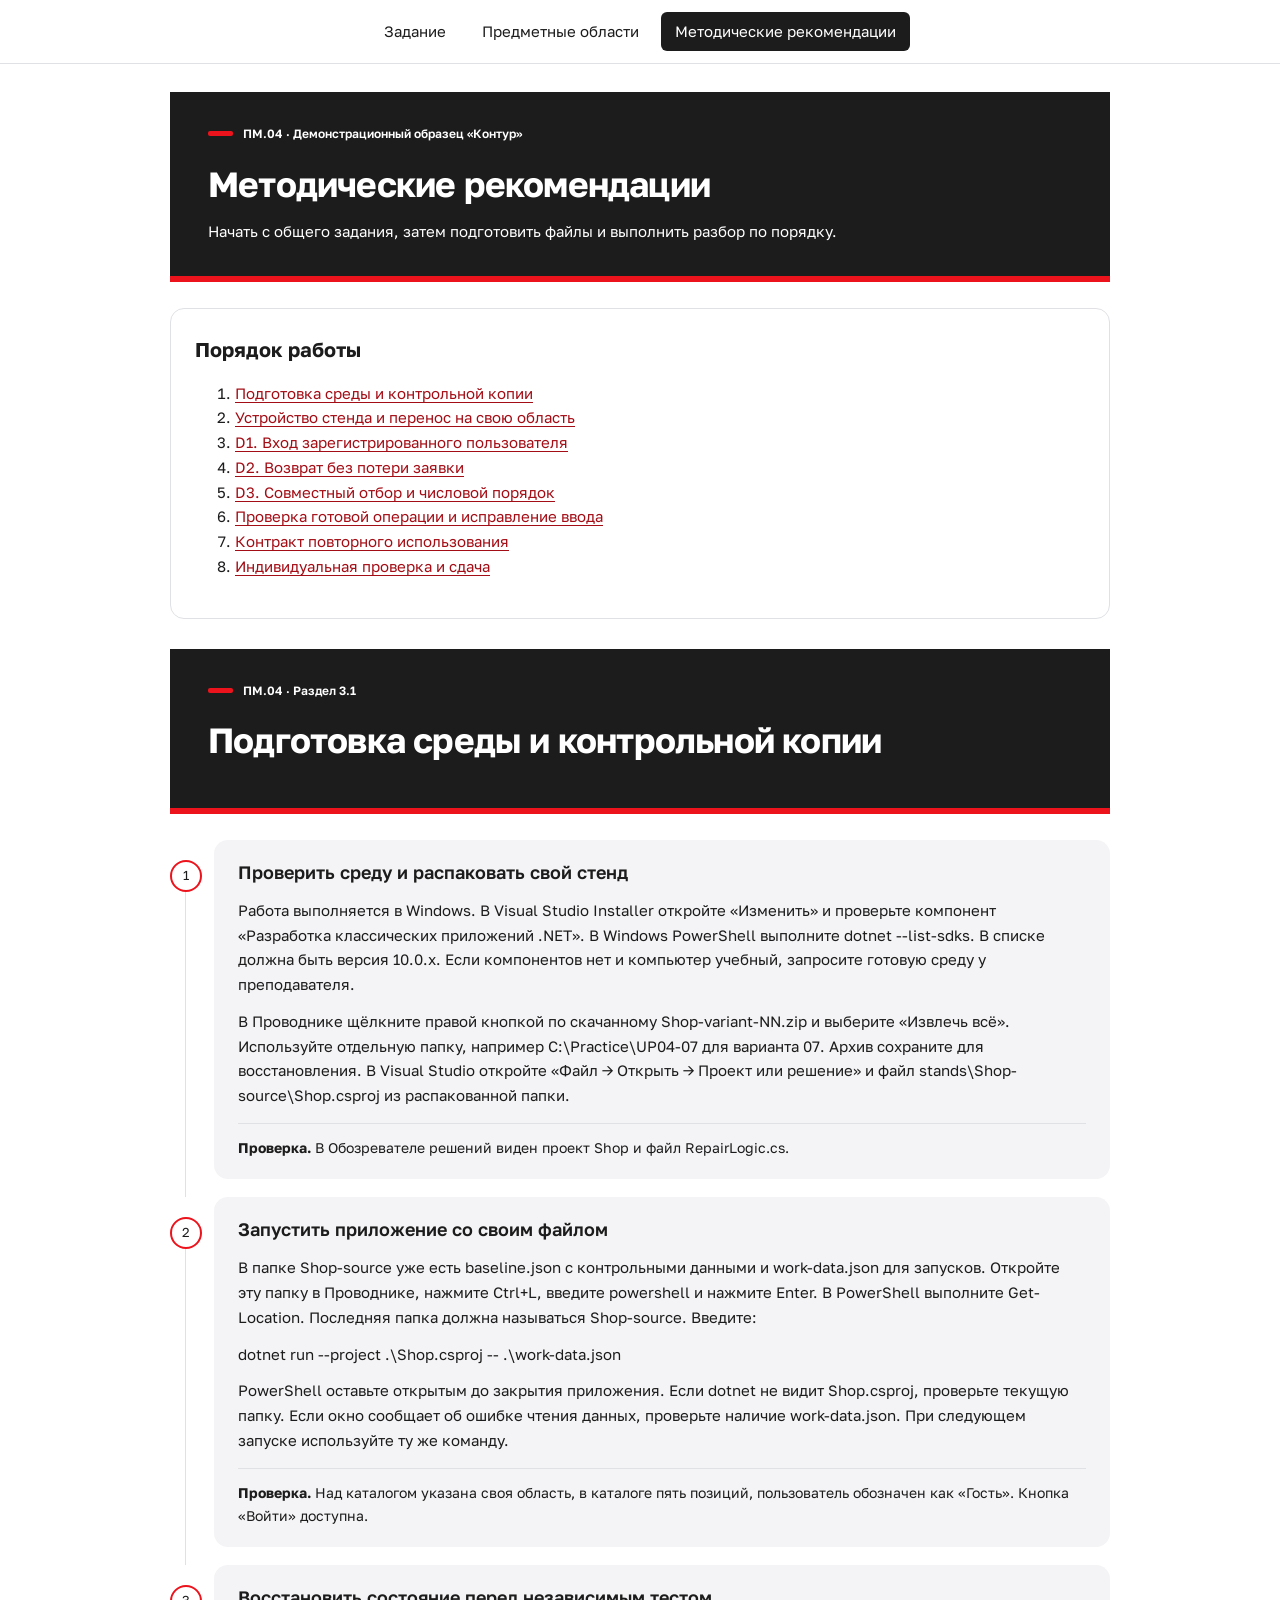
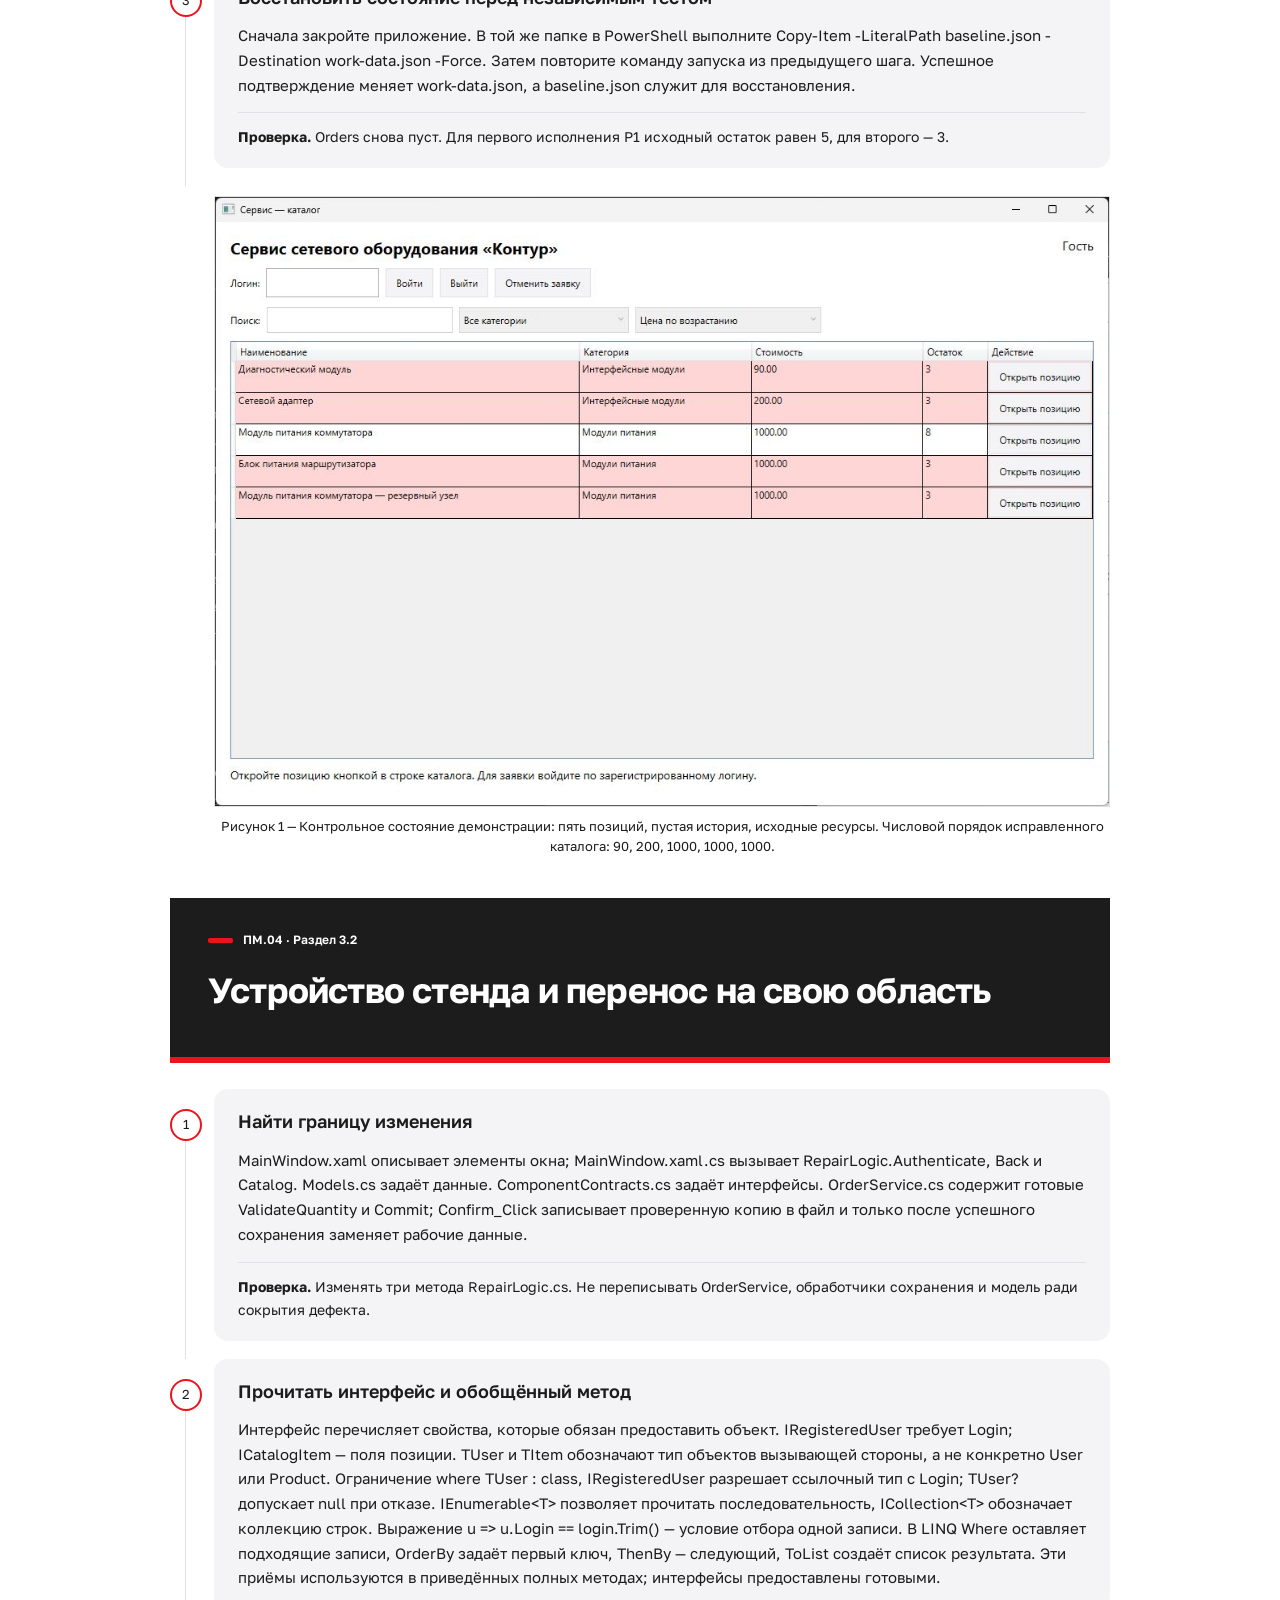
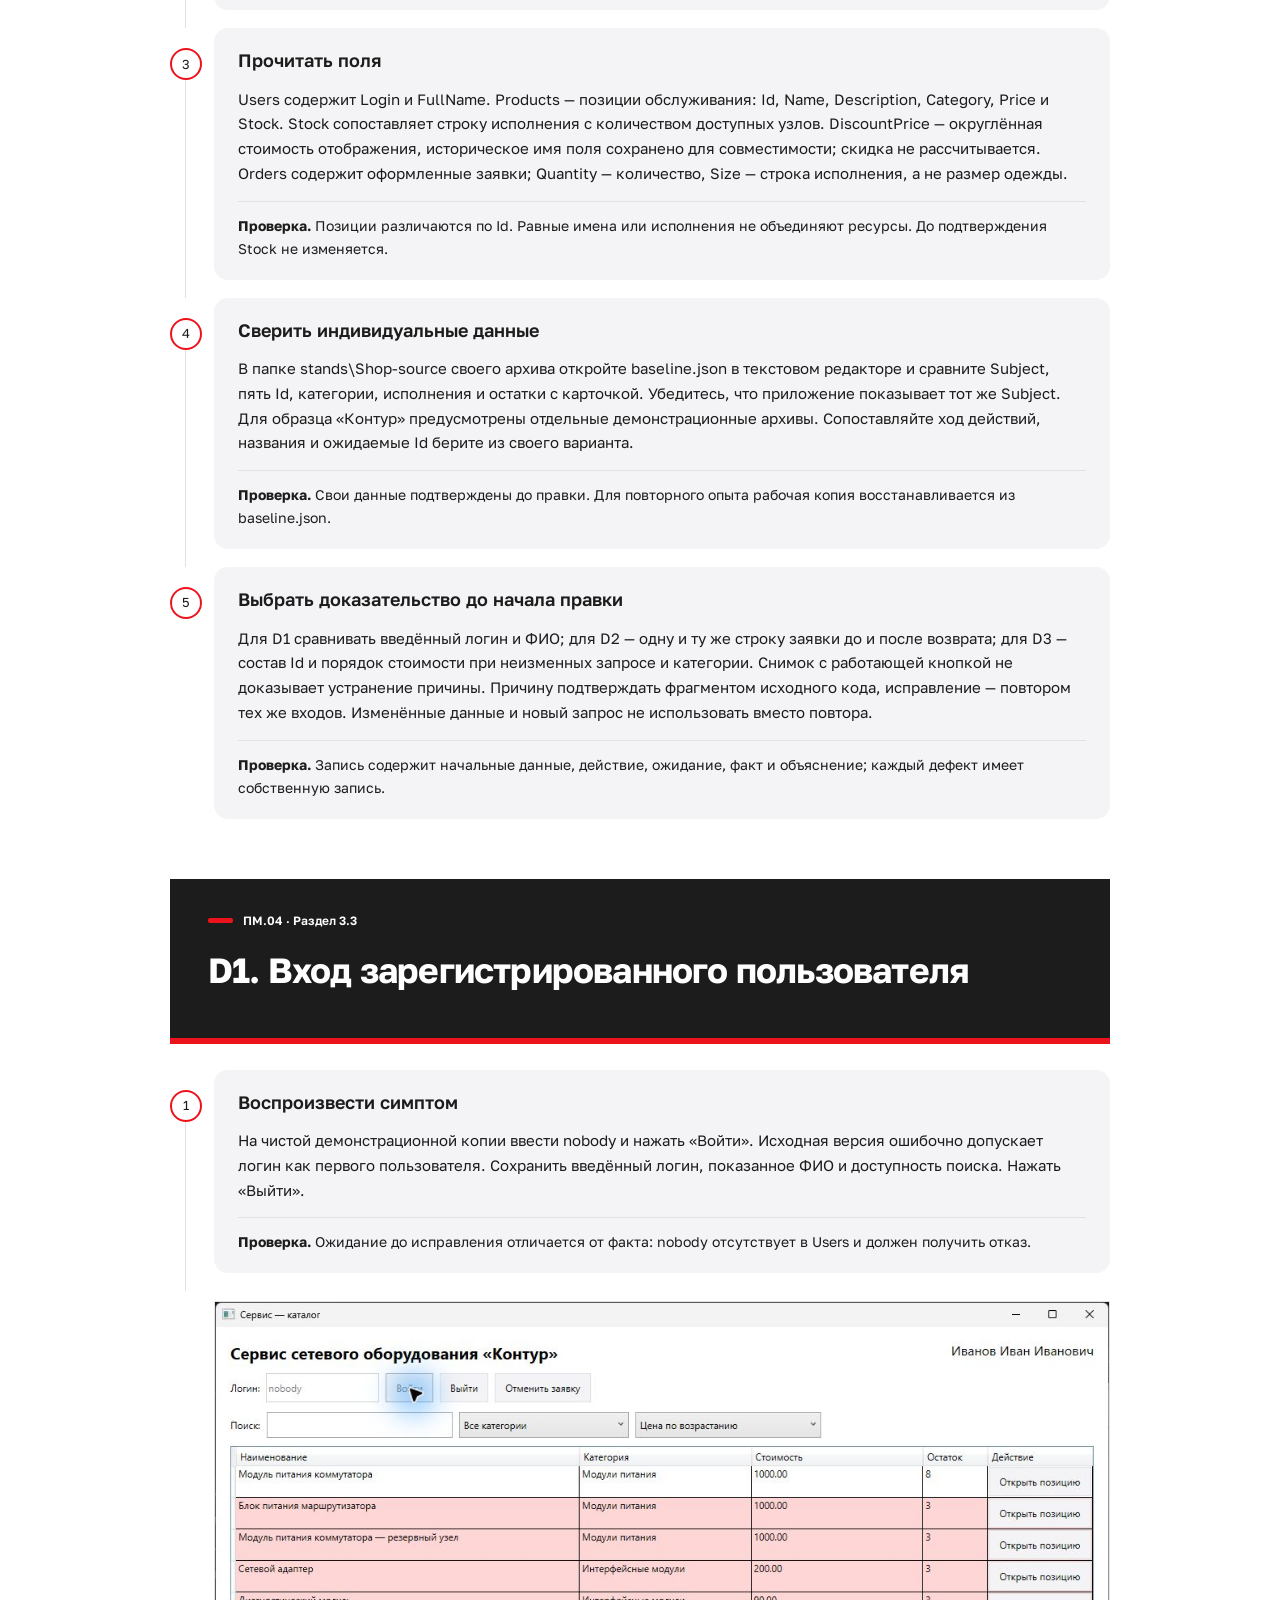
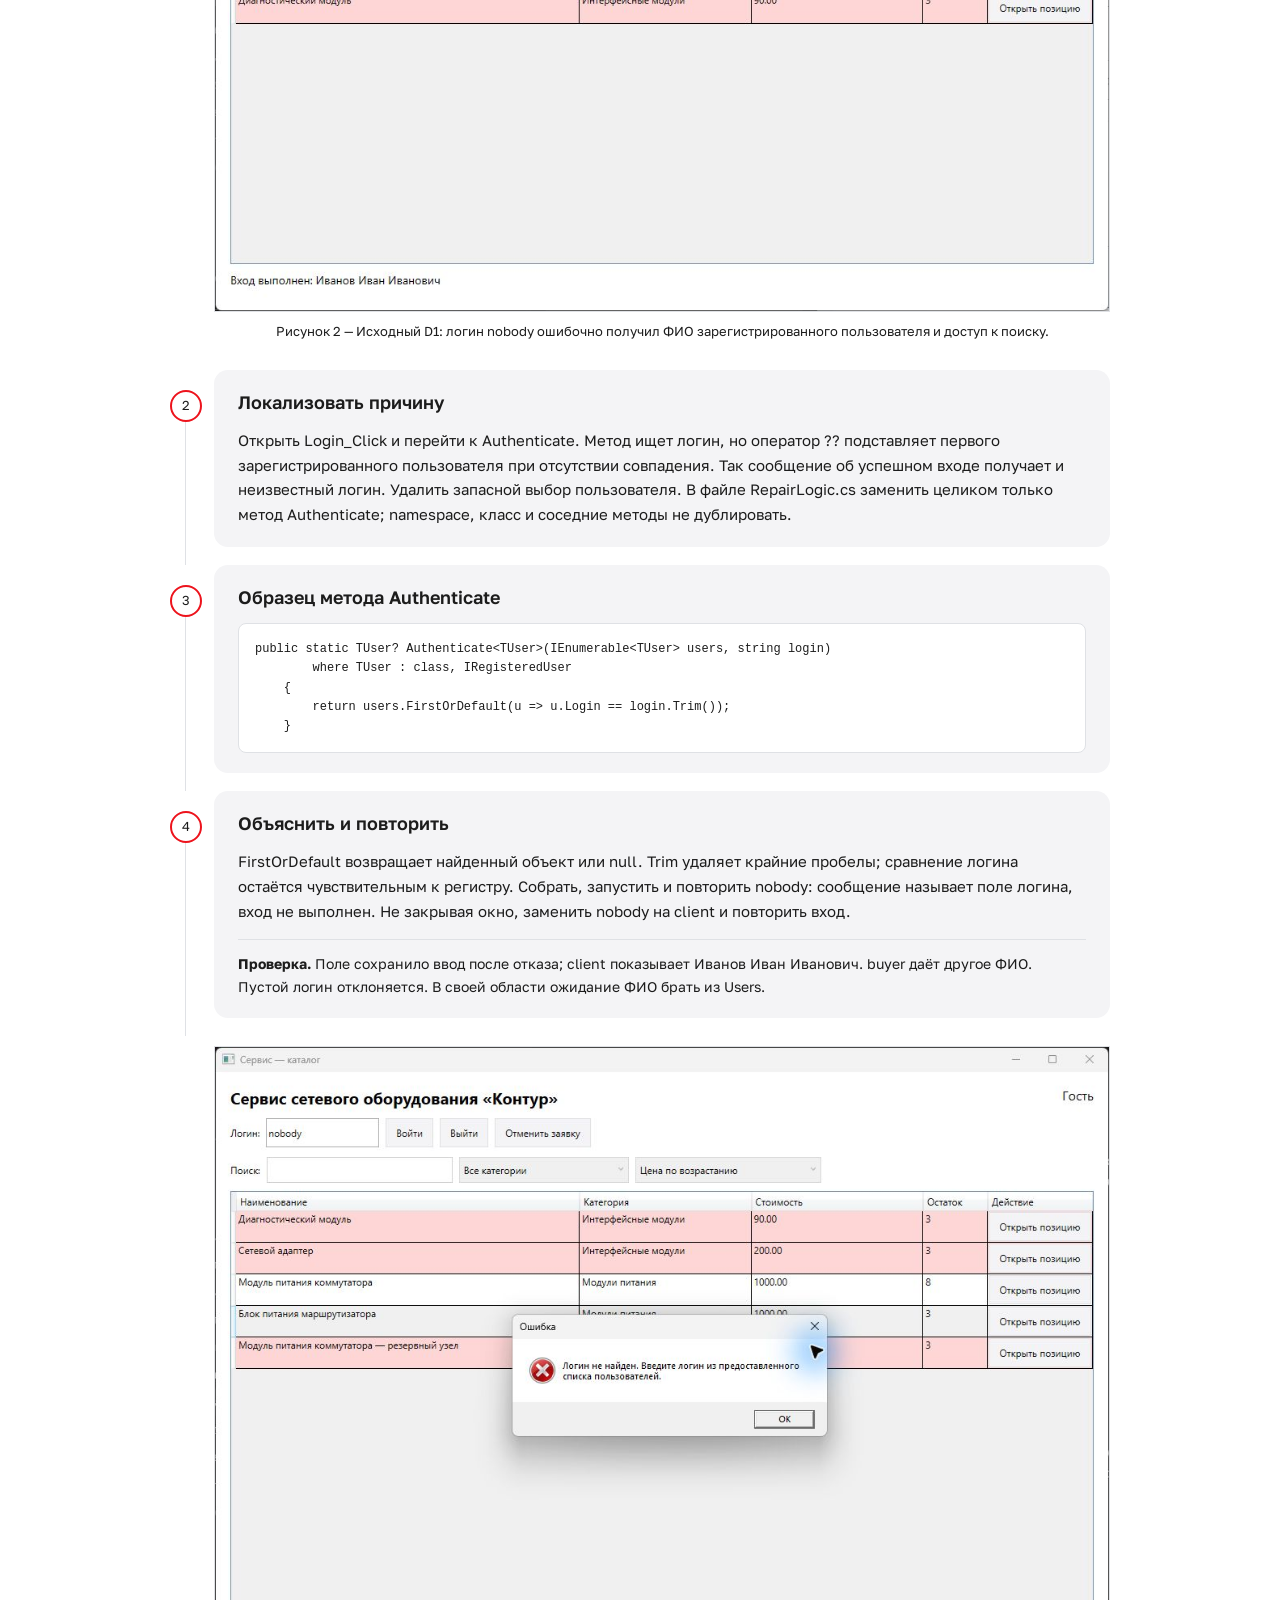
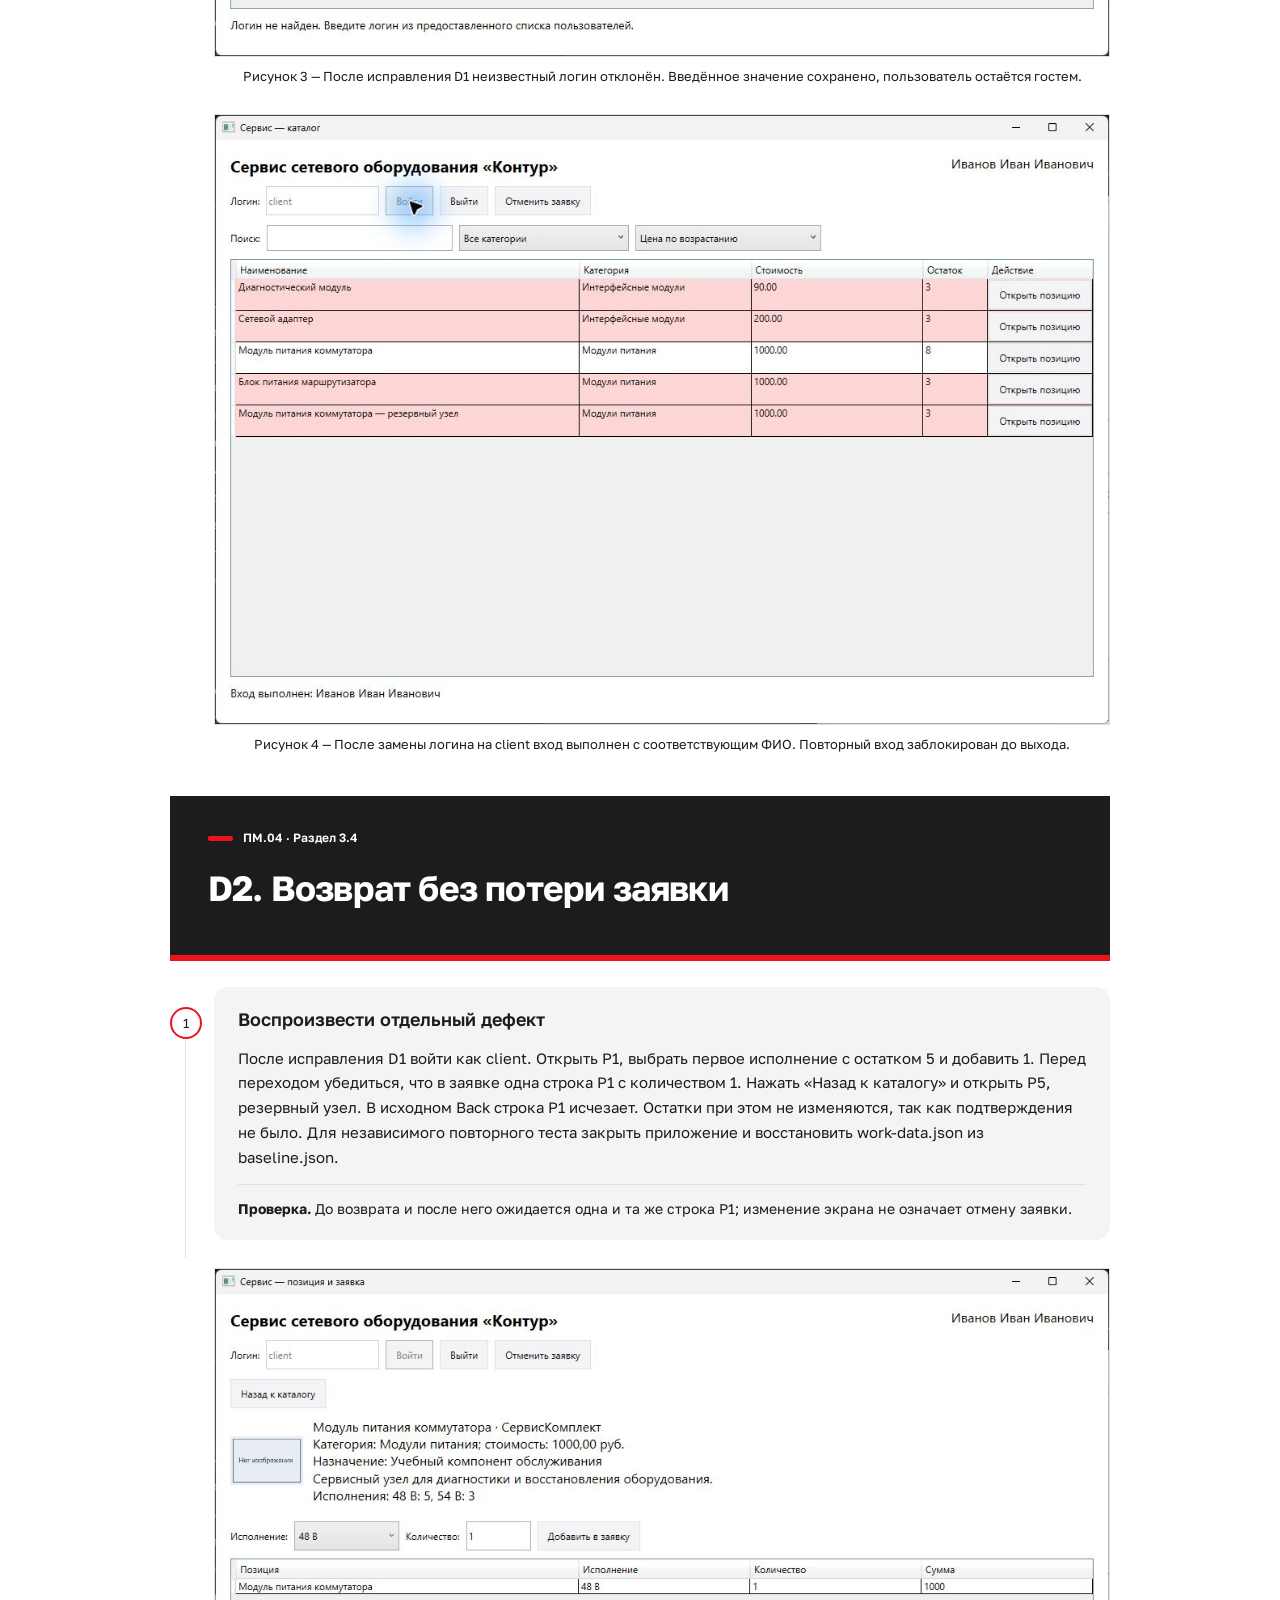
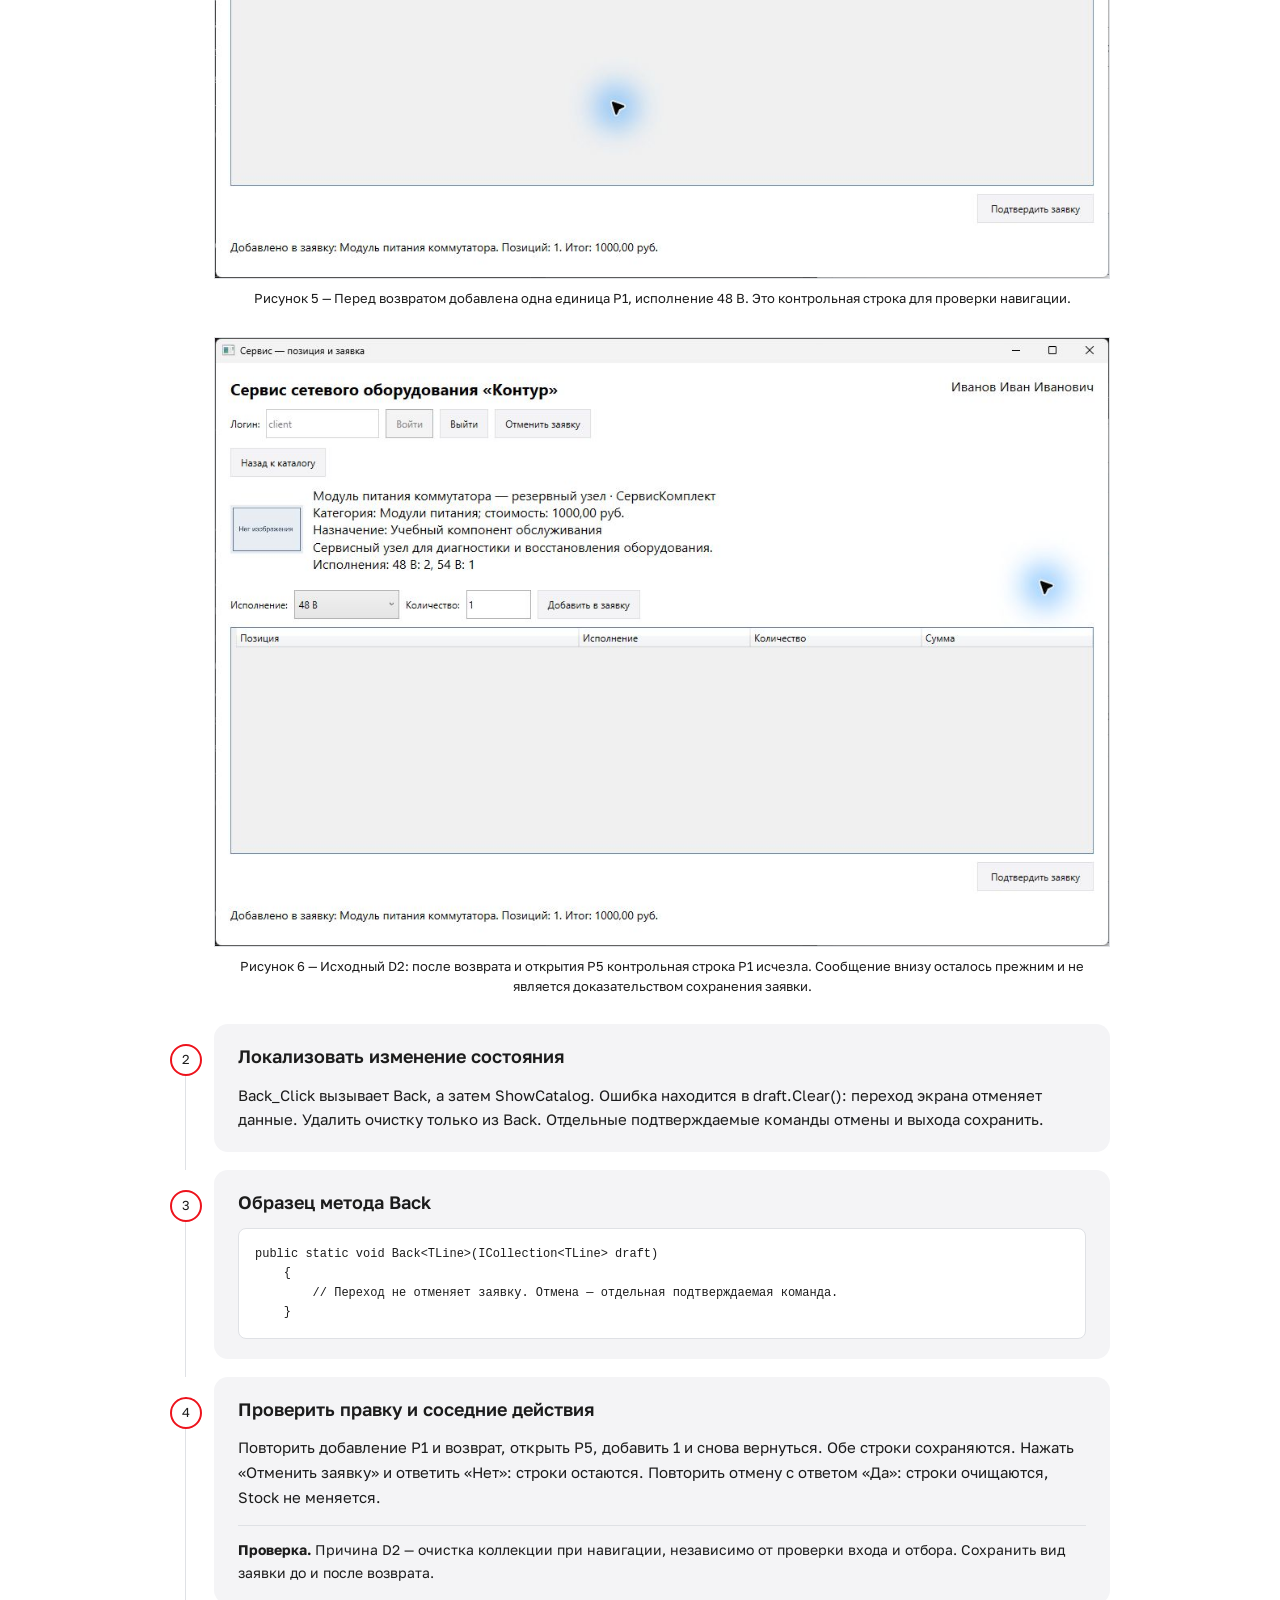
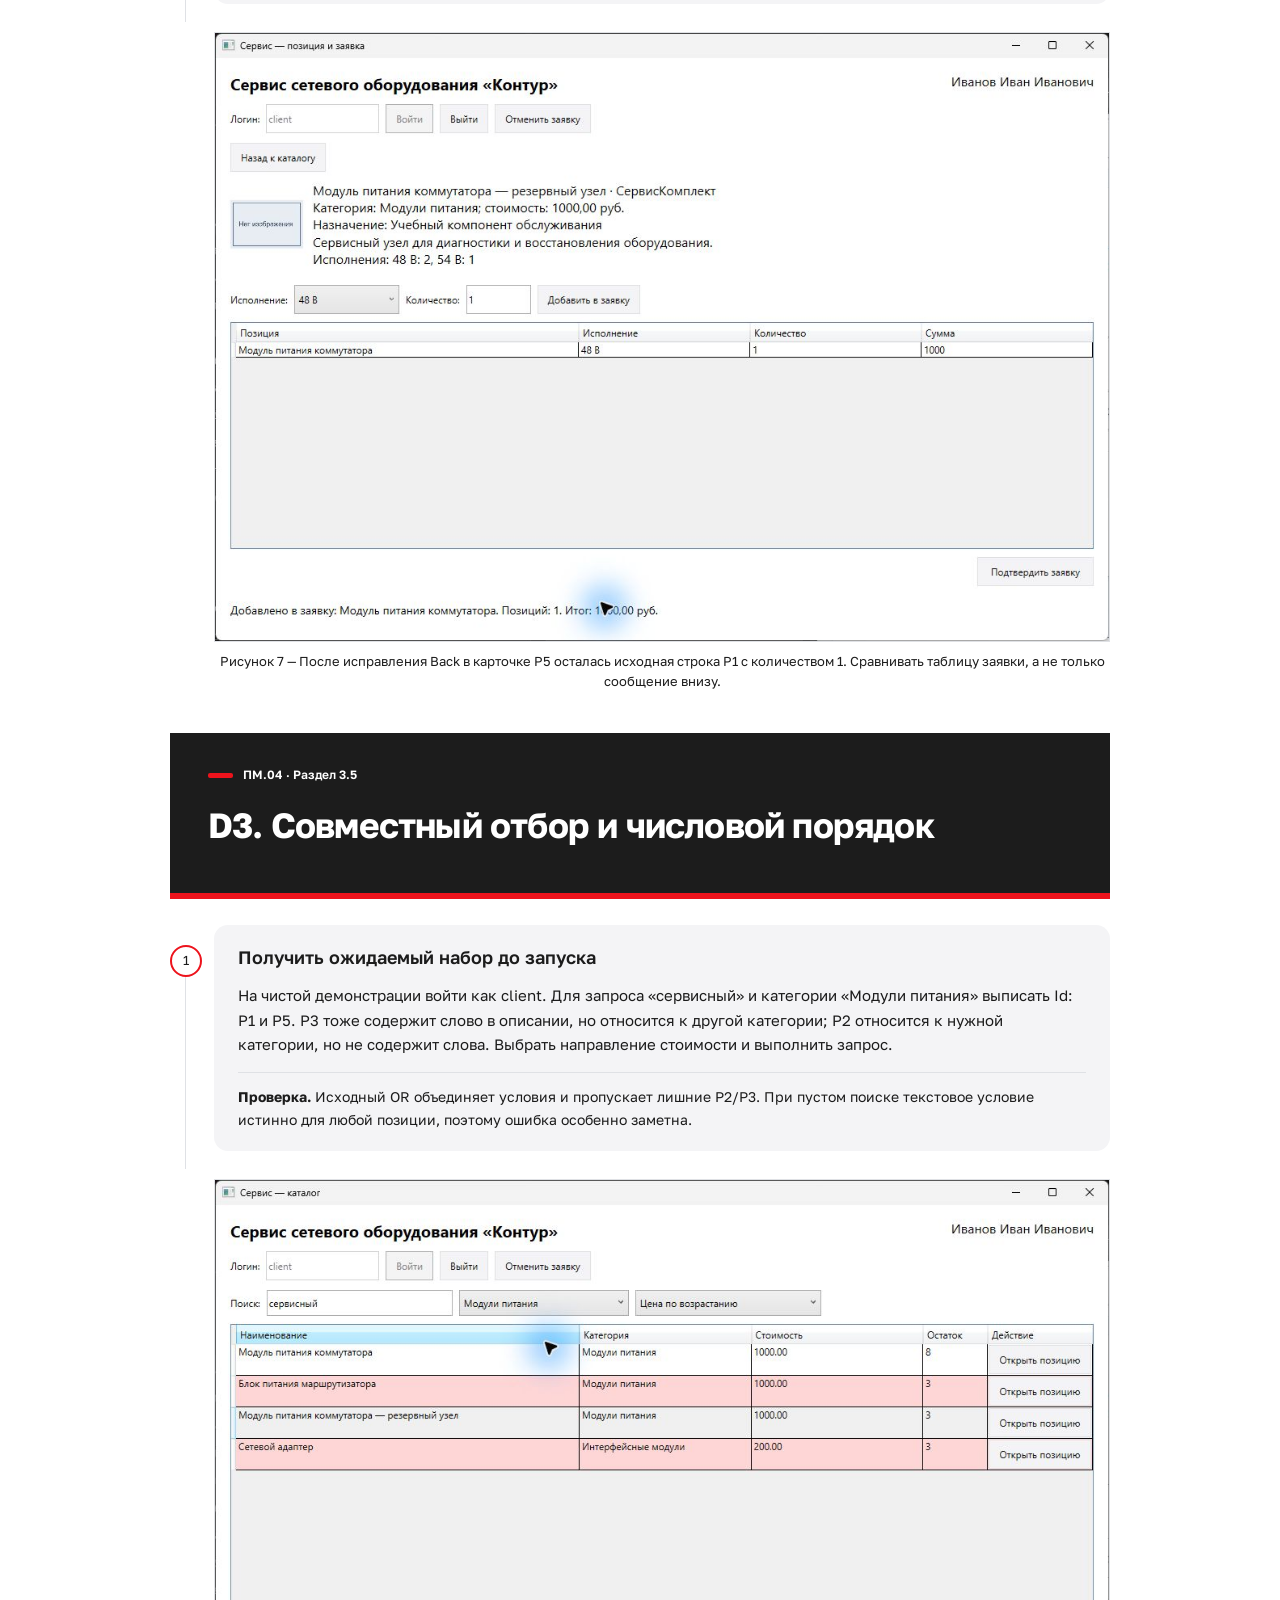
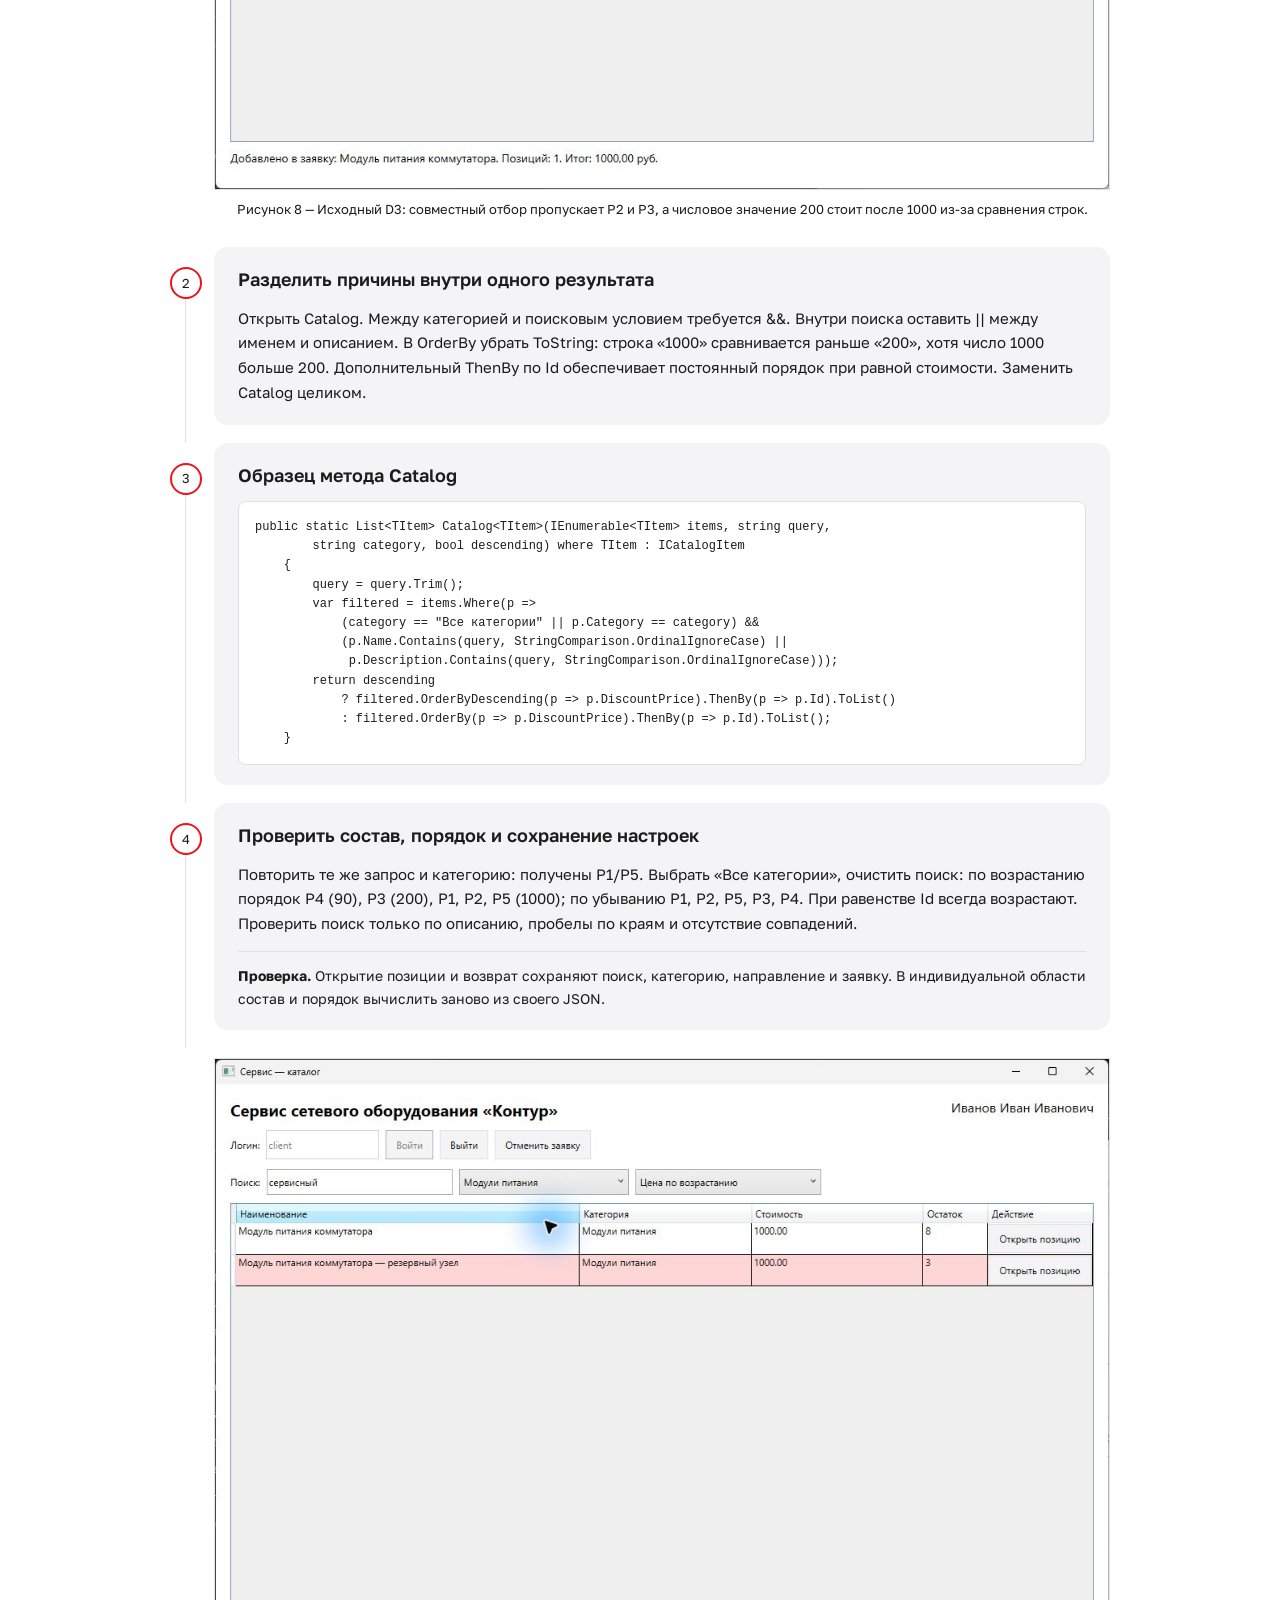
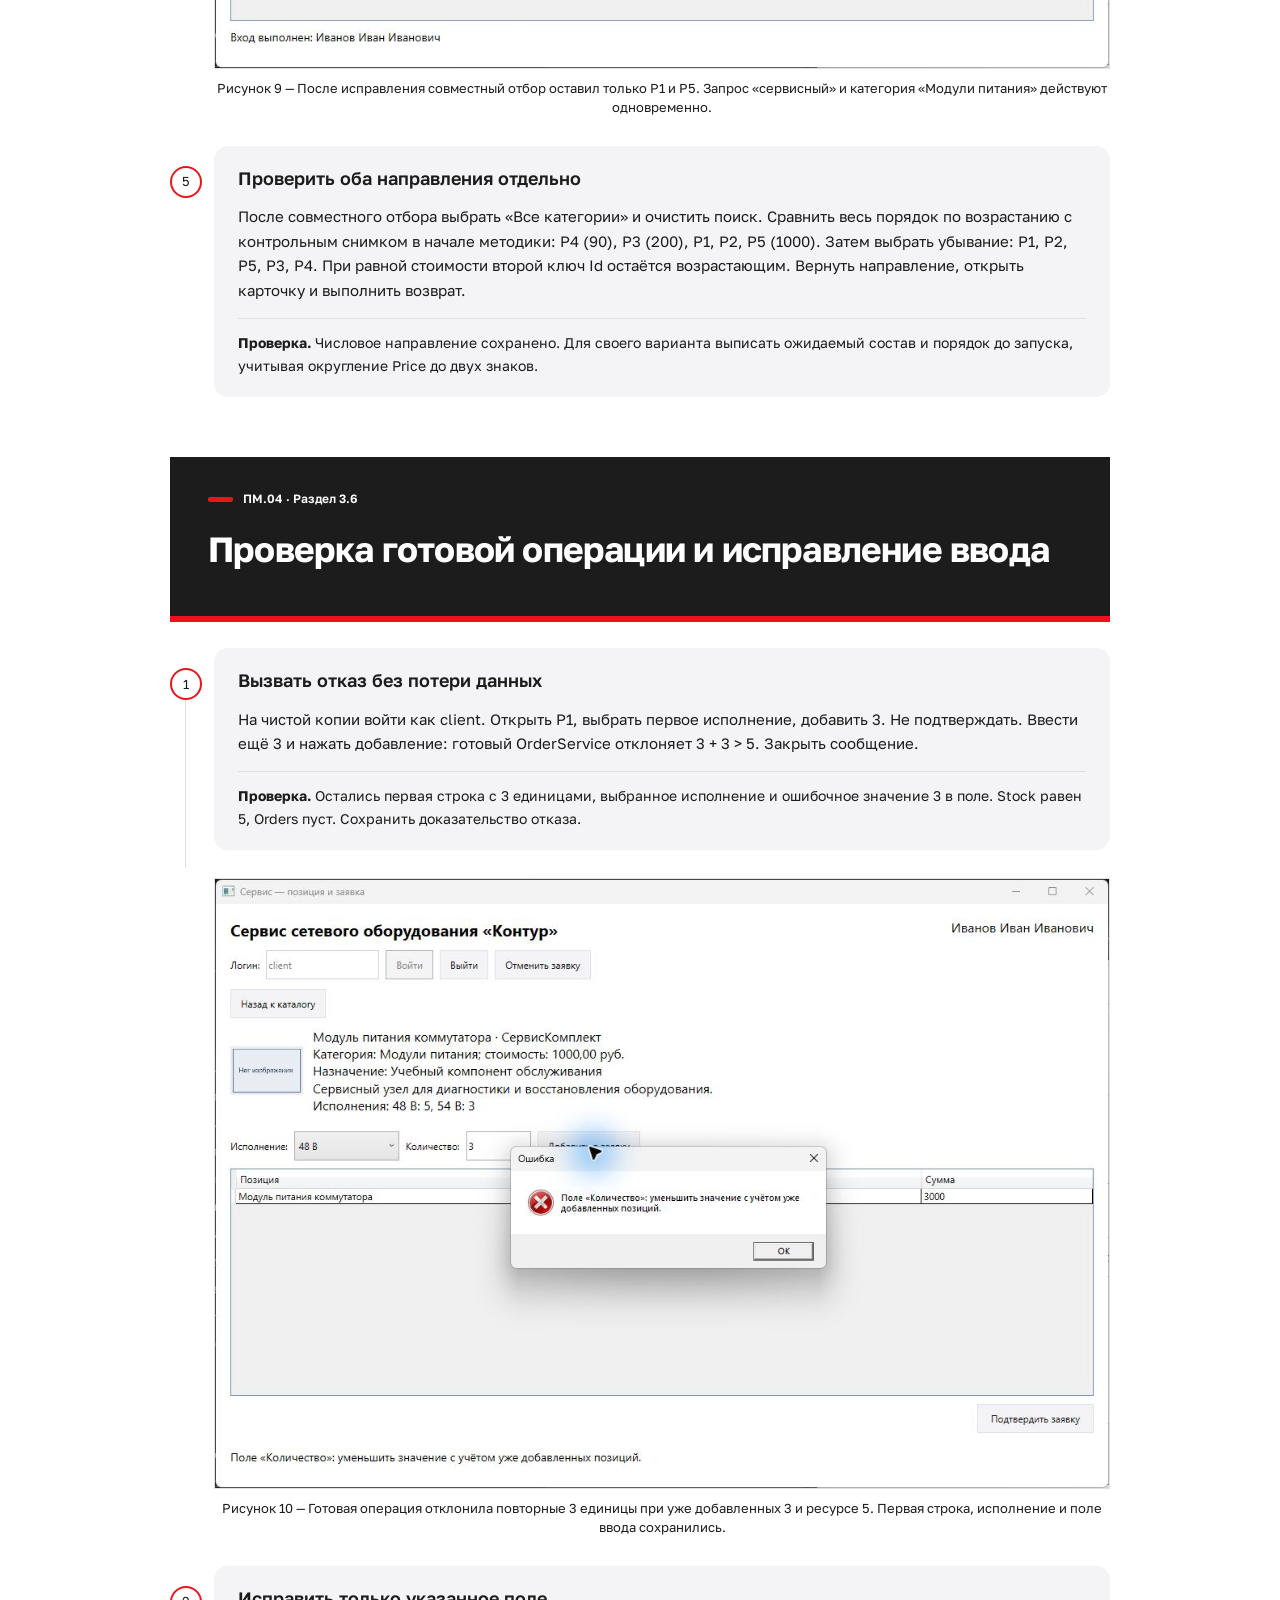
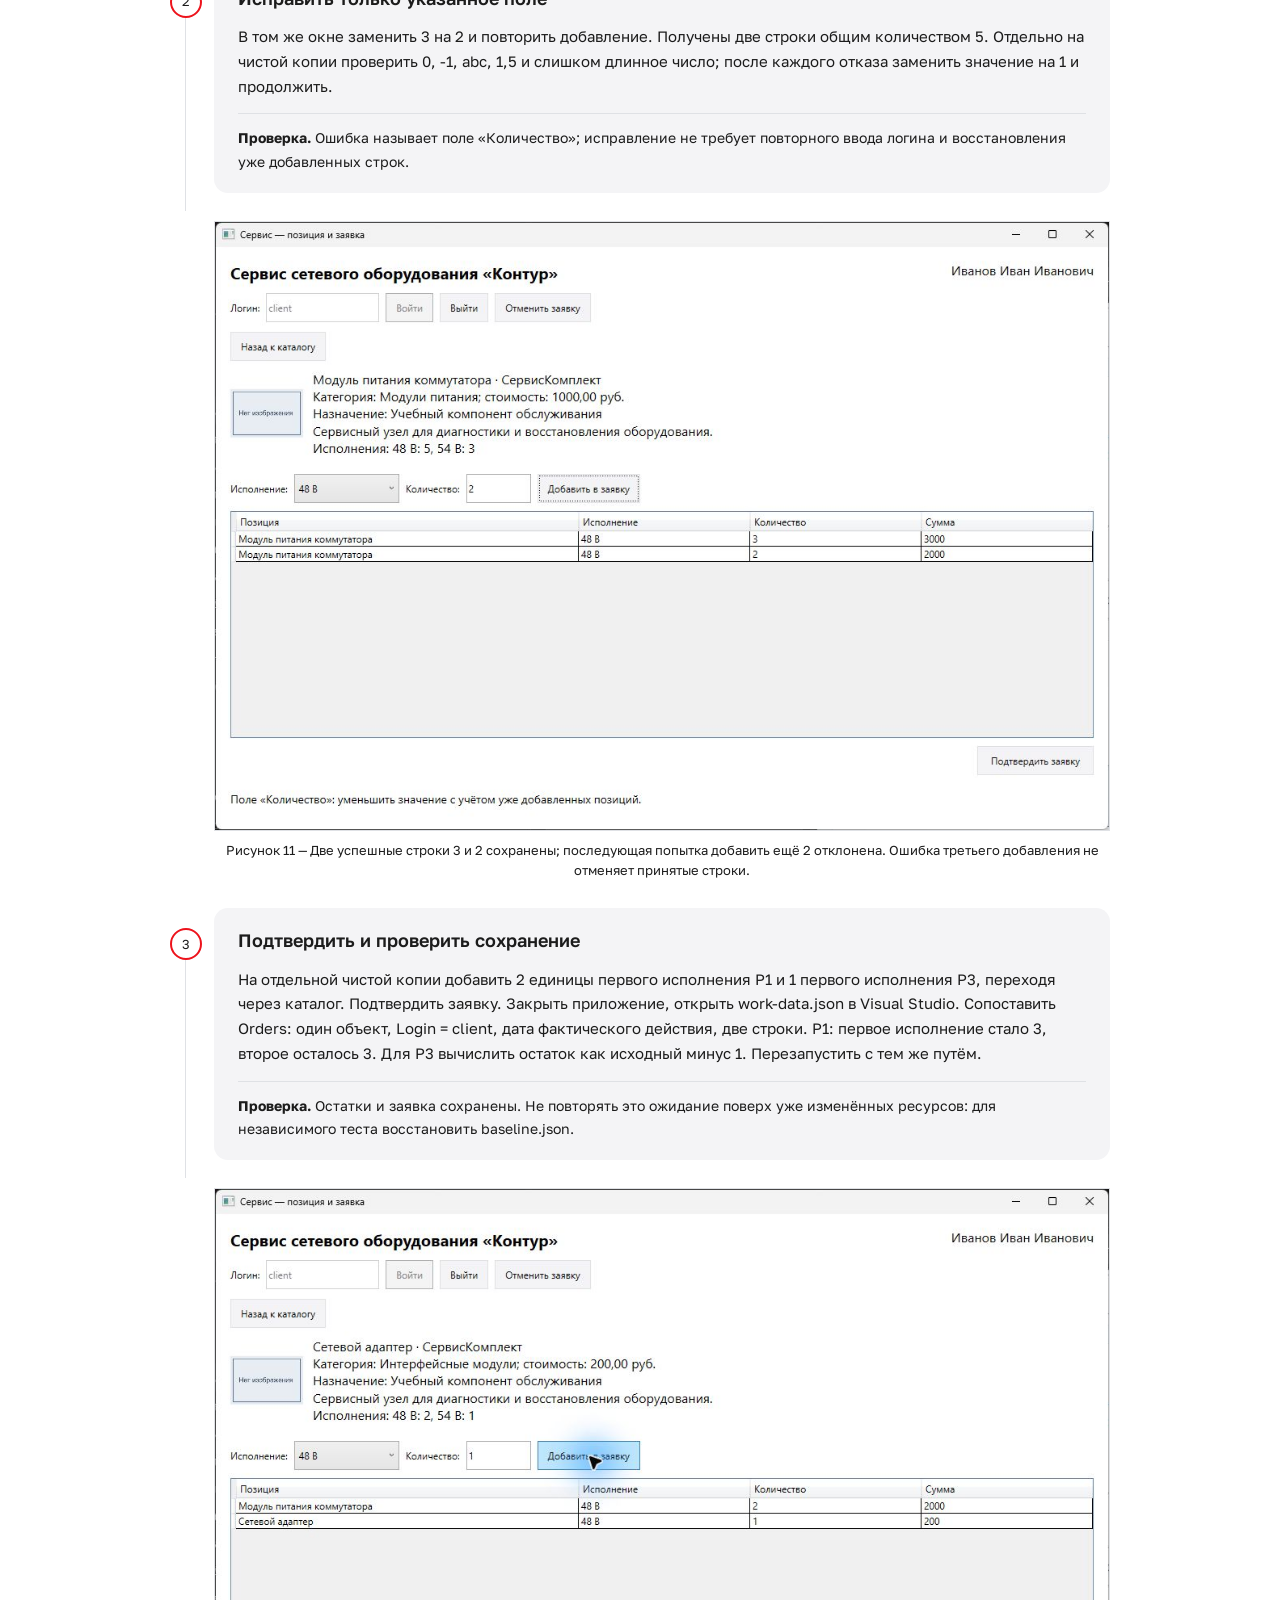
<file: site/lessons.html>
<!doctype html><html lang="ru"><head><meta charset="utf-8"><meta name="viewport" content="width=device-width,initial-scale=1"><title>Методические рекомендации — УП ПМ.04</title><link rel="icon" href="assets/favicon.svg"><link rel="stylesheet" href="assets/style.css"></head><body><a class="skip" href="#main">К содержанию</a><nav aria-label="Разделы практики"><a href="index.html">Задание</a><a href="areas.html">Предметные области</a><a href="lessons.html" aria-current="page">Методические рекомендации</a></nav><main id="main"><header class="chapter"><p class="kicker">ПМ.04 · Демонстрационный образец «Контур»</p><h1>Методические рекомендации</h1><p>Начать с общего задания, затем подготовить файлы и выполнить разбор по порядку.</p></header><section class="contents"><h2>Порядок работы</h2><ol><li><a href="#step-1">Подготовка среды и контрольной копии</a></li><li><a href="#step-2">Устройство стенда и перенос на свою область</a></li><li><a href="#step-3">D1. Вход зарегистрированного пользователя</a></li><li><a href="#step-4">D2. Возврат без потери заявки</a></li><li><a href="#step-5">D3. Совместный отбор и числовой порядок</a></li><li><a href="#step-6">Проверка готовой операции и исправление ввода</a></li><li><a href="#step-7">Контракт повторного использования</a></li><li><a href="#step-8">Индивидуальная проверка и сдача</a></li></ol></section><article class="lesson" id="step-1"><header class="chapter"><p class="kicker">ПМ.04 · Раздел 3.1</p><h1>Подготовка среды и контрольной копии</h1></header><ol class="route"><li class="step"><span class="number">1</span><section class="card"><h3>Проверить среду и распаковать свой стенд</h3><p>Работа выполняется в Windows. В Visual Studio Installer откройте «Изменить» и проверьте компонент «Разработка классических приложений .NET». В Windows PowerShell выполните dotnet --list-sdks. В списке должна быть версия 10.0.x. Если компонентов нет и компьютер учебный, запросите готовую среду у преподавателя.</p><p>В Проводнике щёлкните правой кнопкой по скачанному Shop-variant-NN.zip и выберите «Извлечь всё». Используйте отдельную папку, например C:\Practice\UP04-07 для варианта 07. Архив сохраните для восстановления. В Visual Studio откройте «Файл → Открыть → Проект или решение» и файл stands\Shop-source\Shop.csproj из распакованной папки.</p><p class="result"><strong>Проверка.</strong> В Обозревателе решений виден проект Shop и файл RepairLogic.cs.</p></section></li><li class="step"><span class="number">2</span><section class="card"><h3>Запустить приложение со своим файлом</h3><p>В папке Shop-source уже есть baseline.json с контрольными данными и work-data.json для запусков. Откройте эту папку в Проводнике, нажмите Ctrl+L, введите powershell и нажмите Enter. В PowerShell выполните Get-Location. Последняя папка должна называться Shop-source. Введите:</p><p>dotnet run --project .\Shop.csproj -- .\work-data.json</p><p>PowerShell оставьте открытым до закрытия приложения. Если dotnet не видит Shop.csproj, проверьте текущую папку. Если окно сообщает об ошибке чтения данных, проверьте наличие work-data.json. При следующем запуске используйте ту же команду.</p><p class="result"><strong>Проверка.</strong> Над каталогом указана своя область, в каталоге пять позиций, пользователь обозначен как «Гость». Кнопка «Войти» доступна.</p></section></li><li class="step"><span class="number">3</span><section class="card"><h3>Восстановить состояние перед независимым тестом</h3><p>Сначала закройте приложение. В той же папке в PowerShell выполните Copy-Item -LiteralPath baseline.json -Destination work-data.json -Force. Затем повторите команду запуска из предыдущего шага. Успешное подтверждение меняет work-data.json, а baseline.json служит для восстановления.</p><p class="result"><strong>Проверка.</strong> Orders снова пуст. Для первого исполнения P1 исходный остаток равен 5, для второго — 3.</p></section></li><li class="illustration"><figure><img src="assets/screenshots/route-baseline.png" alt="Контрольное состояние демонстрации: пять позиций, пустая история, исходные ресурсы. Числовой порядок исправленного каталога: 90, 200, 1000, 1000, 1000."><figcaption>Рисунок 1 — Контрольное состояние демонстрации: пять позиций, пустая история, исходные ресурсы. Числовой порядок исправленного каталога: 90, 200, 1000, 1000, 1000.</figcaption></figure></li></ol></article><article class="lesson" id="step-2"><header class="chapter"><p class="kicker">ПМ.04 · Раздел 3.2</p><h1>Устройство стенда и перенос на свою область</h1></header><ol class="route"><li class="step"><span class="number">1</span><section class="card"><h3>Найти границу изменения</h3><p>MainWindow.xaml описывает элементы окна; MainWindow.xaml.cs вызывает RepairLogic.Authenticate, Back и Catalog. Models.cs задаёт данные. ComponentContracts.cs задаёт интерфейсы. OrderService.cs содержит готовые ValidateQuantity и Commit; Confirm_Click записывает проверенную копию в файл и только после успешного сохранения заменяет рабочие данные.</p><p class="result"><strong>Проверка.</strong> Изменять три метода RepairLogic.cs. Не переписывать OrderService, обработчики сохранения и модель ради сокрытия дефекта.</p></section></li><li class="step"><span class="number">2</span><section class="card"><h3>Прочитать интерфейс и обобщённый метод</h3><p>Интерфейс перечисляет свойства, которые обязан предоставить объект. IRegisteredUser требует Login; ICatalogItem — поля позиции. TUser и TItem обозначают тип объектов вызывающей стороны, а не конкретно User или Product. Ограничение where TUser : class, IRegisteredUser разрешает ссылочный тип с Login; TUser? допускает null при отказе. IEnumerable&lt;T&gt; позволяет прочитать последовательность, ICollection&lt;T&gt; обозначает коллекцию строк. Выражение u =&gt; u.Login == login.Trim() — условие отбора одной записи. В LINQ Where оставляет подходящие записи, OrderBy задаёт первый ключ, ThenBy — следующий, ToList создаёт список результата. Эти приёмы используются в приведённых полных методах; интерфейсы предоставлены готовыми.</p></section></li><li class="step"><span class="number">3</span><section class="card"><h3>Прочитать поля</h3><p>Users содержит Login и FullName. Products — позиции обслуживания: Id, Name, Description, Category, Price и Stock. Stock сопоставляет строку исполнения с количеством доступных узлов. DiscountPrice — округлённая стоимость отображения, историческое имя поля сохранено для совместимости; скидка не рассчитывается. Orders содержит оформленные заявки; Quantity — количество, Size — строка исполнения, а не размер одежды.</p><p class="result"><strong>Проверка.</strong> Позиции различаются по Id. Равные имена или исполнения не объединяют ресурсы. До подтверждения Stock не изменяется.</p></section></li><li class="step"><span class="number">4</span><section class="card"><h3>Сверить индивидуальные данные</h3><p>В папке stands\Shop-source своего архива откройте baseline.json в текстовом редакторе и сравните Subject, пять Id, категории, исполнения и остатки с карточкой. Убедитесь, что приложение показывает тот же Subject. Для образца «Контур» предусмотрены отдельные демонстрационные архивы. Сопоставляйте ход действий, названия и ожидаемые Id берите из своего варианта.</p><p class="result"><strong>Проверка.</strong> Свои данные подтверждены до правки. Для повторного опыта рабочая копия восстанавливается из baseline.json.</p></section></li><li class="step"><span class="number">5</span><section class="card"><h3>Выбрать доказательство до начала правки</h3><p>Для D1 сравнивать введённый логин и ФИО; для D2 — одну и ту же строку заявки до и после возврата; для D3 — состав Id и порядок стоимости при неизменных запросе и категории. Снимок с работающей кнопкой не доказывает устранение причины. Причину подтверждать фрагментом исходного кода, исправление — повтором тех же входов. Изменённые данные и новый запрос не использовать вместо повтора.</p><p class="result"><strong>Проверка.</strong> Запись содержит начальные данные, действие, ожидание, факт и объяснение; каждый дефект имеет собственную запись.</p></section></li></ol></article><article class="lesson" id="step-3"><header class="chapter"><p class="kicker">ПМ.04 · Раздел 3.3</p><h1>D1. Вход зарегистрированного пользователя</h1></header><ol class="route"><li class="step"><span class="number">1</span><section class="card"><h3>Воспроизвести симптом</h3><p>На чистой демонстрационной копии ввести nobody и нажать «Войти». Исходная версия ошибочно допускает логин как первого пользователя. Сохранить введённый логин, показанное ФИО и доступность поиска. Нажать «Выйти».</p><p class="result"><strong>Проверка.</strong> Ожидание до исправления отличается от факта: nobody отсутствует в Users и должен получить отказ.</p></section></li><li class="illustration"><figure><img src="assets/screenshots/route-d1-before.png" alt="Исходный D1: логин nobody ошибочно получил ФИО зарегистрированного пользователя и доступ к поиску."><figcaption>Рисунок 2 — Исходный D1: логин nobody ошибочно получил ФИО зарегистрированного пользователя и доступ к поиску.</figcaption></figure></li><li class="step"><span class="number">2</span><section class="card"><h3>Локализовать причину</h3><p>Открыть Login_Click и перейти к Authenticate. Метод ищет логин, но оператор ?? подставляет первого зарегистрированного пользователя при отсутствии совпадения. Так сообщение об успешном входе получает и неизвестный логин. Удалить запасной выбор пользователя. В файле RepairLogic.cs заменить целиком только метод Authenticate; namespace, класс и соседние методы не дублировать.</p></section></li><li class="step"><span class="number">3</span><section class="card"><h3>Образец метода Authenticate</h3><pre><code>public static TUser? Authenticate&lt;TUser&gt;(IEnumerable&lt;TUser&gt; users, string login)
        where TUser : class, IRegisteredUser
    {
        return users.FirstOrDefault(u =&gt; u.Login == login.Trim());
    }</code></pre></section></li><li class="step"><span class="number">4</span><section class="card"><h3>Объяснить и повторить</h3><p>FirstOrDefault возвращает найденный объект или null. Trim удаляет крайние пробелы; сравнение логина остаётся чувствительным к регистру. Собрать, запустить и повторить nobody: сообщение называет поле логина, вход не выполнен. Не закрывая окно, заменить nobody на client и повторить вход.</p><p class="result"><strong>Проверка.</strong> Поле сохранило ввод после отказа; client показывает Иванов Иван Иванович. buyer даёт другое ФИО. Пустой логин отклоняется. В своей области ожидание ФИО брать из Users.</p></section></li><li class="illustration"><figure><img src="assets/screenshots/route-login-rejected.png" alt="После исправления D1 неизвестный логин отклонён. Введённое значение сохранено, пользователь остаётся гостем."><figcaption>Рисунок 3 — После исправления D1 неизвестный логин отклонён. Введённое значение сохранено, пользователь остаётся гостем.</figcaption></figure></li><li class="illustration"><figure><img src="assets/screenshots/route-login-ok.png" alt="После замены логина на client вход выполнен с соответствующим ФИО. Повторный вход заблокирован до выхода."><figcaption>Рисунок 4 — После замены логина на client вход выполнен с соответствующим ФИО. Повторный вход заблокирован до выхода.</figcaption></figure></li></ol></article><article class="lesson" id="step-4"><header class="chapter"><p class="kicker">ПМ.04 · Раздел 3.4</p><h1>D2. Возврат без потери заявки</h1></header><ol class="route"><li class="step"><span class="number">1</span><section class="card"><h3>Воспроизвести отдельный дефект</h3><p>После исправления D1 войти как client. Открыть P1, выбрать первое исполнение с остатком 5 и добавить 1. Перед переходом убедиться, что в заявке одна строка P1 с количеством 1. Нажать «Назад к каталогу» и открыть P5, резервный узел. В исходном Back строка P1 исчезает. Остатки при этом не изменяются, так как подтверждения не было. Для независимого повторного теста закрыть приложение и восстановить work-data.json из baseline.json.</p><p class="result"><strong>Проверка.</strong> До возврата и после него ожидается одна и та же строка P1; изменение экрана не означает отмену заявки.</p></section></li><li class="illustration"><figure><img src="assets/screenshots/route-draft-before-back.png" alt="Перед возвратом добавлена одна единица P1, исполнение 48 В. Это контрольная строка для проверки навигации."><figcaption>Рисунок 5 — Перед возвратом добавлена одна единица P1, исполнение 48 В. Это контрольная строка для проверки навигации.</figcaption></figure></li><li class="illustration"><figure><img src="assets/screenshots/route-d2-before.png" alt="Исходный D2: после возврата и открытия P5 контрольная строка P1 исчезла. Сообщение внизу осталось прежним и не является доказательством сохранения заявки."><figcaption>Рисунок 6 — Исходный D2: после возврата и открытия P5 контрольная строка P1 исчезла. Сообщение внизу осталось прежним и не является доказательством сохранения заявки.</figcaption></figure></li><li class="step"><span class="number">2</span><section class="card"><h3>Локализовать изменение состояния</h3><p>Back_Click вызывает Back, а затем ShowCatalog. Ошибка находится в draft.Clear(): переход экрана отменяет данные. Удалить очистку только из Back. Отдельные подтверждаемые команды отмены и выхода сохранить.</p></section></li><li class="step"><span class="number">3</span><section class="card"><h3>Образец метода Back</h3><pre><code>public static void Back&lt;TLine&gt;(ICollection&lt;TLine&gt; draft)
    {
        // Переход не отменяет заявку. Отмена — отдельная подтверждаемая команда.
    }</code></pre></section></li><li class="step"><span class="number">4</span><section class="card"><h3>Проверить правку и соседние действия</h3><p>Повторить добавление P1 и возврат, открыть P5, добавить 1 и снова вернуться. Обе строки сохраняются. Нажать «Отменить заявку» и ответить «Нет»: строки остаются. Повторить отмену с ответом «Да»: строки очищаются, Stock не меняется.</p><p class="result"><strong>Проверка.</strong> Причина D2 — очистка коллекции при навигации, независимо от проверки входа и отбора. Сохранить вид заявки до и после возврата.</p></section></li><li class="illustration"><figure><img src="assets/screenshots/route-draft-after-back.png" alt="После исправления Back в карточке P5 осталась исходная строка P1 с количеством 1. Сравнивать таблицу заявки, а не только сообщение внизу."><figcaption>Рисунок 7 — После исправления Back в карточке P5 осталась исходная строка P1 с количеством 1. Сравнивать таблицу заявки, а не только сообщение внизу.</figcaption></figure></li></ol></article><article class="lesson" id="step-5"><header class="chapter"><p class="kicker">ПМ.04 · Раздел 3.5</p><h1>D3. Совместный отбор и числовой порядок</h1></header><ol class="route"><li class="step"><span class="number">1</span><section class="card"><h3>Получить ожидаемый набор до запуска</h3><p>На чистой демонстрации войти как client. Для запроса «сервисный» и категории «Модули питания» выписать Id: P1 и P5. P3 тоже содержит слово в описании, но относится к другой категории; P2 относится к нужной категории, но не содержит слова. Выбрать направление стоимости и выполнить запрос.</p><p class="result"><strong>Проверка.</strong> Исходный OR объединяет условия и пропускает лишние P2/P3. При пустом поиске текстовое условие истинно для любой позиции, поэтому ошибка особенно заметна.</p></section></li><li class="illustration"><figure><img src="assets/screenshots/route-d3-before.png" alt="Исходный D3: совместный отбор пропускает P2 и P3, а числовое значение 200 стоит после 1000 из-за сравнения строк."><figcaption>Рисунок 8 — Исходный D3: совместный отбор пропускает P2 и P3, а числовое значение 200 стоит после 1000 из-за сравнения строк.</figcaption></figure></li><li class="step"><span class="number">2</span><section class="card"><h3>Разделить причины внутри одного результата</h3><p>Открыть Catalog. Между категорией и поисковым условием требуется &amp;&amp;. Внутри поиска оставить || между именем и описанием. В OrderBy убрать ToString: строка «1000» сравнивается раньше «200», хотя число 1000 больше 200. Дополнительный ThenBy по Id обеспечивает постоянный порядок при равной стоимости. Заменить Catalog целиком.</p></section></li><li class="step"><span class="number">3</span><section class="card"><h3>Образец метода Catalog</h3><pre><code>public static List&lt;TItem&gt; Catalog&lt;TItem&gt;(IEnumerable&lt;TItem&gt; items, string query,
        string category, bool descending) where TItem : ICatalogItem
    {
        query = query.Trim();
        var filtered = items.Where(p =&gt;
            (category == &quot;Все категории&quot; || p.Category == category) &amp;&amp;
            (p.Name.Contains(query, StringComparison.OrdinalIgnoreCase) ||
             p.Description.Contains(query, StringComparison.OrdinalIgnoreCase)));
        return descending
            ? filtered.OrderByDescending(p =&gt; p.DiscountPrice).ThenBy(p =&gt; p.Id).ToList()
            : filtered.OrderBy(p =&gt; p.DiscountPrice).ThenBy(p =&gt; p.Id).ToList();
    }</code></pre></section></li><li class="step"><span class="number">4</span><section class="card"><h3>Проверить состав, порядок и сохранение настроек</h3><p>Повторить те же запрос и категорию: получены P1/P5. Выбрать «Все категории», очистить поиск: по возрастанию порядок P4 (90), P3 (200), P1, P2, P5 (1000); по убыванию P1, P2, P5, P3, P4. При равенстве Id всегда возрастают. Проверить поиск только по описанию, пробелы по краям и отсутствие совпадений.</p><p class="result"><strong>Проверка.</strong> Открытие позиции и возврат сохраняют поиск, категорию, направление и заявку. В индивидуальной области состав и порядок вычислить заново из своего JSON.</p></section></li><li class="illustration"><figure><img src="assets/screenshots/route-joint-filter.png" alt="После исправления совместный отбор оставил только P1 и P5. Запрос «сервисный» и категория «Модули питания» действуют одновременно."><figcaption>Рисунок 9 — После исправления совместный отбор оставил только P1 и P5. Запрос «сервисный» и категория «Модули питания» действуют одновременно.</figcaption></figure></li><li class="step"><span class="number">5</span><section class="card"><h3>Проверить оба направления отдельно</h3><p>После совместного отбора выбрать «Все категории» и очистить поиск. Сравнить весь порядок по возрастанию с контрольным снимком в начале методики: P4 (90), P3 (200), P1, P2, P5 (1000). Затем выбрать убывание: P1, P2, P5, P3, P4. При равной стоимости второй ключ Id остаётся возрастающим. Вернуть направление, открыть карточку и выполнить возврат.</p><p class="result"><strong>Проверка.</strong> Числовое направление сохранено. Для своего варианта выписать ожидаемый состав и порядок до запуска, учитывая округление Price до двух знаков.</p></section></li></ol></article><article class="lesson" id="step-6"><header class="chapter"><p class="kicker">ПМ.04 · Раздел 3.6</p><h1>Проверка готовой операции и исправление ввода</h1></header><ol class="route"><li class="step"><span class="number">1</span><section class="card"><h3>Вызвать отказ без потери данных</h3><p>На чистой копии войти как client. Открыть P1, выбрать первое исполнение, добавить 3. Не подтверждать. Ввести ещё 3 и нажать добавление: готовый OrderService отклоняет 3 + 3 &gt; 5. Закрыть сообщение.</p><p class="result"><strong>Проверка.</strong> Остались первая строка с 3 единицами, выбранное исполнение и ошибочное значение 3 в поле. Stock равен 5, Orders пуст. Сохранить доказательство отказа.</p></section></li><li class="illustration"><figure><img src="assets/screenshots/route-quantity-rejected.png" alt="Готовая операция отклонила повторные 3 единицы при уже добавленных 3 и ресурсе 5. Первая строка, исполнение и поле ввода сохранились."><figcaption>Рисунок 10 — Готовая операция отклонила повторные 3 единицы при уже добавленных 3 и ресурсе 5. Первая строка, исполнение и поле ввода сохранились.</figcaption></figure></li><li class="step"><span class="number">2</span><section class="card"><h3>Исправить только указанное поле</h3><p>В том же окне заменить 3 на 2 и повторить добавление. Получены две строки общим количеством 5. Отдельно на чистой копии проверить 0, -1, abc, 1,5 и слишком длинное число; после каждого отказа заменить значение на 1 и продолжить.</p><p class="result"><strong>Проверка.</strong> Ошибка называет поле «Количество»; исправление не требует повторного ввода логина и восстановления уже добавленных строк.</p></section></li><li class="illustration"><figure><img src="assets/screenshots/route-quantity-corrected.png" alt="Две успешные строки 3 и 2 сохранены; последующая попытка добавить ещё 2 отклонена. Ошибка третьего добавления не отменяет принятые строки."><figcaption>Рисунок 11 — Две успешные строки 3 и 2 сохранены; последующая попытка добавить ещё 2 отклонена. Ошибка третьего добавления не отменяет принятые строки.</figcaption></figure></li><li class="step"><span class="number">3</span><section class="card"><h3>Подтвердить и проверить сохранение</h3><p>На отдельной чистой копии добавить 2 единицы первого исполнения P1 и 1 первого исполнения P3, переходя через каталог. Подтвердить заявку. Закрыть приложение, открыть work-data.json в Visual Studio. Сопоставить Orders: один объект, Login = client, дата фактического действия, две строки. P1: первое исполнение стало 3, второе осталось 3. Для P3 вычислить остаток как исходный минус 1. Перезапустить с тем же путём.</p><p class="result"><strong>Проверка.</strong> Остатки и заявка сохранены. Не повторять это ожидание поверх уже изменённых ресурсов: для независимого теста восстановить baseline.json.</p></section></li><li class="illustration"><figure><img src="assets/screenshots/route-two-lines.png" alt="Независимая чистая проверка подтверждения: две единицы P1 и одна P3, итог 2200. До подтверждения ресурсы остаются исходными."><figcaption>Рисунок 12 — Независимая чистая проверка подтверждения: две единицы P1 и одна P3, итог 2200. До подтверждения ресурсы остаются исходными.</figcaption></figure></li><li class="illustration"><figure><img src="assets/screenshots/route-confirmed.png" alt="Подтверждение завершено. Общий остаток P1 стал 6, P3 — 2; изменение отдельного исполнения проверяется по Stock в рабочем JSON."><figcaption>Рисунок 13 — Подтверждение завершено. Общий остаток P1 стал 6, P3 — 2; изменение отдельного исполнения проверяется по Stock в рабочем JSON.</figcaption></figure></li><li class="illustration"><figure><img src="assets/screenshots/route-restarted.png" alt="После закрытия и повторного запуска остались изменённые общие остатки P1 = 6 и P3 = 2. История и дата проверяются в том же рабочем JSON."><figcaption>Рисунок 14 — После закрытия и повторного запуска остались изменённые общие остатки P1 = 6 и P3 = 2. История и дата проверяются в том же рабочем JSON.</figcaption></figure></li><li class="step"><span class="number">4</span><section class="card"><h3>Обработать отказ сохранения</h3><p>Если папка недоступна для записи, Confirm_Click сообщает об ошибке; рабочая коллекция и неподтверждённая заявка остаются. Сохранить проект в доступной собственной папке и повторить подтверждение с тем же файлом. Не менять права общих папок ради опыта.</p><p class="result"><strong>Проверка.</strong> Сообщение об успешной записи и изменённый JSON необходимы одновременно. Одного нажатия кнопки недостаточно.</p></section></li><li class="step"><span class="number">5</span><section class="card"><h3>Проверить данные независимо от сообщения</h3><p>Открыть именно рабочий файл, указанный аргументом запуска. В Orders найти новый объект: Login = client, Date соответствует фактическому подтверждению, Lines содержит P1 с Quantity = 2 и P3 с Quantity = 1. В Products проверить P1.Stock: 48 В = 3, 54 В = 3; P3.Stock: 48 В = 1, 54 В = 1. Снимок каталога показывает сумму исполнений, поэтому только по нему нельзя доказать изменение нужного ключа.</p><p class="result"><strong>Проверка.</strong> Один заказ, две строки и четыре контрольных остатка согласованы. Не использовать дату и данные образца как готовый ответ индивидуального варианта.</p></section></li></ol></article><article class="lesson" id="step-7"><header class="chapter"><p class="kicker">ПМ.04 · Раздел 3.7</p><h1>Контракт повторного использования</h1></header><ol class="route"><li class="step"><span class="number">1</span><section class="card"><h3>Сопоставить входы и результаты</h3><p>Authenticate принимает последовательность объектов IRegisteredUser и логин, возвращает исходный объект или null без изменения данных. Catalog принимает объекты ICatalogItem, запрос, точное значение категории или «Все категории» и bool направления; возвращает новый список тех же объектов без изменения входа. Back принимает коллекцию строк и сохраняет её.</p><p class="result"><strong>Проверка.</strong> Login и Id уникальны, строковые поля не null; DiscountPrice рассчитан вызывающей стороной. Ошибка входа представлена null, пустая выборка — пустым списком.</p></section></li><li class="step"><span class="number">2</span><section class="card"><h3>Подключить другую модель через адаптер</h3><p>В другой области сопоставить собственные поля с интерфейсом: код оборудования → Id, название узла → Name, примечание → Description, группа → Category, стоимость → DiscountPrice. Имя учётной записи → Login. Реализовать интерфейс своим объектом либо небольшим адаптером; передать коллекцию в те же методы без копирования алгоритма и без зависимости от StoreData.</p><p class="result"><strong>Проверка.</strong> Файлы ComponentContracts.cs и принятый RepairLogic.cs используются без переписывания. Пример адаптера и ограничения находятся в contract.md; он показывает другой объект, а не готовый индивидуальный вариант.</p></section></li><li class="step"><span class="number">3</span><section class="card"><h3>Сохранить границу операции</h3><p>OrderService использует готовую модель заявки данного стенда. Перенос диагностических компонентов не означает перенос хранения JSON или подтверждение работы с БД. На следующем этапе источник данных и операция заказа подключаются отдельно по собственному контракту.</p><p class="result"><strong>Проверка.</strong> Принятый результат УП04 — исправленные вход, возврат и отбор с доказательствами. Создание транзакционного заказного модуля сюда не добавляется.</p></section></li></ol></article><article class="lesson" id="step-8"><header class="chapter"><p class="kicker">ПМ.04 · Раздел 3.8</p><h1>Индивидуальная проверка и сдача</h1></header><ol class="route"><li class="step"><span class="number">1</span><section class="card"><h3>Перенести способ на индивидуальную область</h3><p>Из карточки своего варианта взять названия, Id, категории, исполнения, исходные количества и дополнительное условие. Например, в варианте 02 исполнение P1 задаётся 12 В или 24 В, а в демонстрации — 48 В или 54 В. Названия и контрольные строки подменяются данными назначенного JSON, а принципы входа, навигации и отбора сохраняются. Для необычного дополнительного условия использовать соответствующий приём: пустой набор — нулевой остаток; строковое исполнение — точный ключ Stock; одинаковые имена — разные Id; округление — decimal.Round; отказ — отсутствие изменения коллекции.</p><p class="result"><strong>Проверка.</strong> Снимки в методике показывают демонстрацию. Для отчёта самостоятельно выполнить свои проверки и получить собственные доказательства; копирование иллюстраций методички результатом варианта не считается.</p></section></li><li class="step"><span class="number">2</span><section class="card"><h3>Выполнить условия карточки</h3><p>Открыть свою область, сверить её исходные данные и дополнительный сценарий. Для D1–D3 сначала получить симптом на исходном стенде, затем объяснить причину и проверить свою правку теми же входами. Дополнительный сценарий выполнить на назначенных Id и исполнениях. Рассчитать ожидание до запуска, добавить одну соседнюю регрессию с объяснением её назначения.</p><p class="result"><strong>Проверка.</strong> Не заменять индивидуальный JSON демонстрацией и не выдавать снимок образца за собственный результат.</p></section></li><li class="step"><span class="number">3</span><section class="card"><h3>Подготовить Word-отчёт и инструкцию</h3><p>Откройте в ZIP EatDoners файл «Отчёт о выполнении проекта.docx». На учебном сайте тот же бланк скачивается как report-template.docx. Заполните исходные условия, три диагностические записи, отказ и исправление ввода, готовую операцию и дополнительный сценарий. Вставляйте свои снимки и фактические значения. Создайте README.md с запуском из папки Shop-source, проверочным логином client, поиском, возвратом, отменой и подтверждением заявки.</p></section></li><li class="step"><span class="number">4</span><section class="card"><h3>Создать репозиторий и проверить доступ</h3><p>На GitHub выберите «+ → New repository». Укажите имя, например up04-v07, и видимость по указанию преподавателя. Включите README и создайте репозиторий. Через «Add file → Upload files» загрузите папку проекта с Shop.csproj, исходным кодом, ресурсами и чистым baseline.json. Включите чистые data.json и work-data.json из своего стенда. Исключите bin, obj, .vs и рабочие данные с оформленными заявками. Сохраните изменения и заполните README через кнопку с карандашом.</p><p>Откройте README и RepairLogic.cs в браузере. Для публичного репозитория проверьте ссылку в приватном окне. Для приватного предоставьте доступ по согласованному способу и проверьте, что приглашение преподавателя принято. Скопируйте адрес главной страницы в поле ссылки на репозиторий в Word-отчёте.</p><p class="result"><strong>Проверка.</strong> По ссылке открывается собственный проект. Чистая копия запускается на исходных данных своего варианта.</p></section></li><li class="step"><span class="number">5</span><section class="card"><h3>Прикрепить комплект в личном кабинете</h3><p>Из ZIP своей группы откройте пояснительную записку и Приложение 1. Перенесите результаты в презентацию по выданной форме и сохраните её в PDF. В PowerPoint для Windows используется «Файл → Экспорт → Создать документ PDF/XPS». В личном кабинете откройте УП ПМ.04 своей группы и в поле «Ответ» приложите подписанное индивидуальное задание в PDF, презентацию в PDF, «Отчёт о выполнении проекта.docx» и аттестационный лист в DOCX. В аттестационном листе заполните первый абзац по пояснительной записке.</p><p class="result"><strong>Проверка.</strong> Откройте PDF, Word-отчёт и ссылку из него. После сдачи в поле «Ответ» видны прикреплённые файлы.</p></section></li></ol></article><article class="lesson"><header class="chapter"><p class="kicker">ПМ.04 · Для углубления</p><h1>Литература и документация</h1></header><ol><li>Грекул, В. И. Проектирование информационных систем : учебное пособие / В. И. Грекул, Г. Н. Денищенко, Н. Л. Коровкина. — 4-е изд. — Москва : Интернет-Университет Информационных Технологий (ИНТУИТ), Ай Пи Ар Медиа, 2024. — 299 с. — ISBN 978-5-4497-3335-1. — Текст : электронный // Образовательная платформа IPR СМАРТ : [сайт]. — URL: <a href="https://www.iprbookshop.ru/books/142298/details">https://www.iprbookshop.ru/books/142298/details</a></li><li>Цехановский, В. В. Проектирование информационных систем: архитектуры и платформы : учебное пособие / В. В. Цехановский, А. И. Водяхо. — Москва : Ай Пи Ар Медиа, 2023. — 240 с. — ISBN 978-5-4497-1786-3. — Текст : электронный // Образовательная платформа IPR СМАРТ : [сайт]. — URL: <a href="https://www.iprbookshop.ru/books/123568/details">https://www.iprbookshop.ru/books/123568/details</a></li><li>Обзор Windows Presentation Foundation. Microsoft Learn. URL: <a href="https://learn.microsoft.com/ru-ru/dotnet/desktop/wpf/overview/">https://learn.microsoft.com/ru-ru/dotnet/desktop/wpf/overview/</a> (дата обращения: 03.11.2026).</li><li>Enumerable.FirstOrDefault. Microsoft Learn. URL: <a href="https://learn.microsoft.com/ru-ru/dotnet/api/system.linq.enumerable.firstordefault?view=net-10.0">https://learn.microsoft.com/ru-ru/dotnet/api/system.linq.enumerable.firstordefault?view=net-10.0</a> (дата обращения: 03.11.2026).</li><li>Сериализация и десериализация JSON в .NET. Microsoft Learn. URL: <a href="https://learn.microsoft.com/ru-ru/dotnet/standard/serialization/system-text-json/overview">https://learn.microsoft.com/ru-ru/dotnet/standard/serialization/system-text-json/overview</a> (дата обращения: 03.11.2026).</li></ol><p>Все обязательные действия раскрыты в комплекте; источники служат для углубления.</p></article><div class="actions"><a class="button" href="areas.html">Выполнить свой вариант</a><a class="button" href="downloads/assignment.pdf">Скачать методические рекомендации · PDF</a></div></main></body></html>
</file>
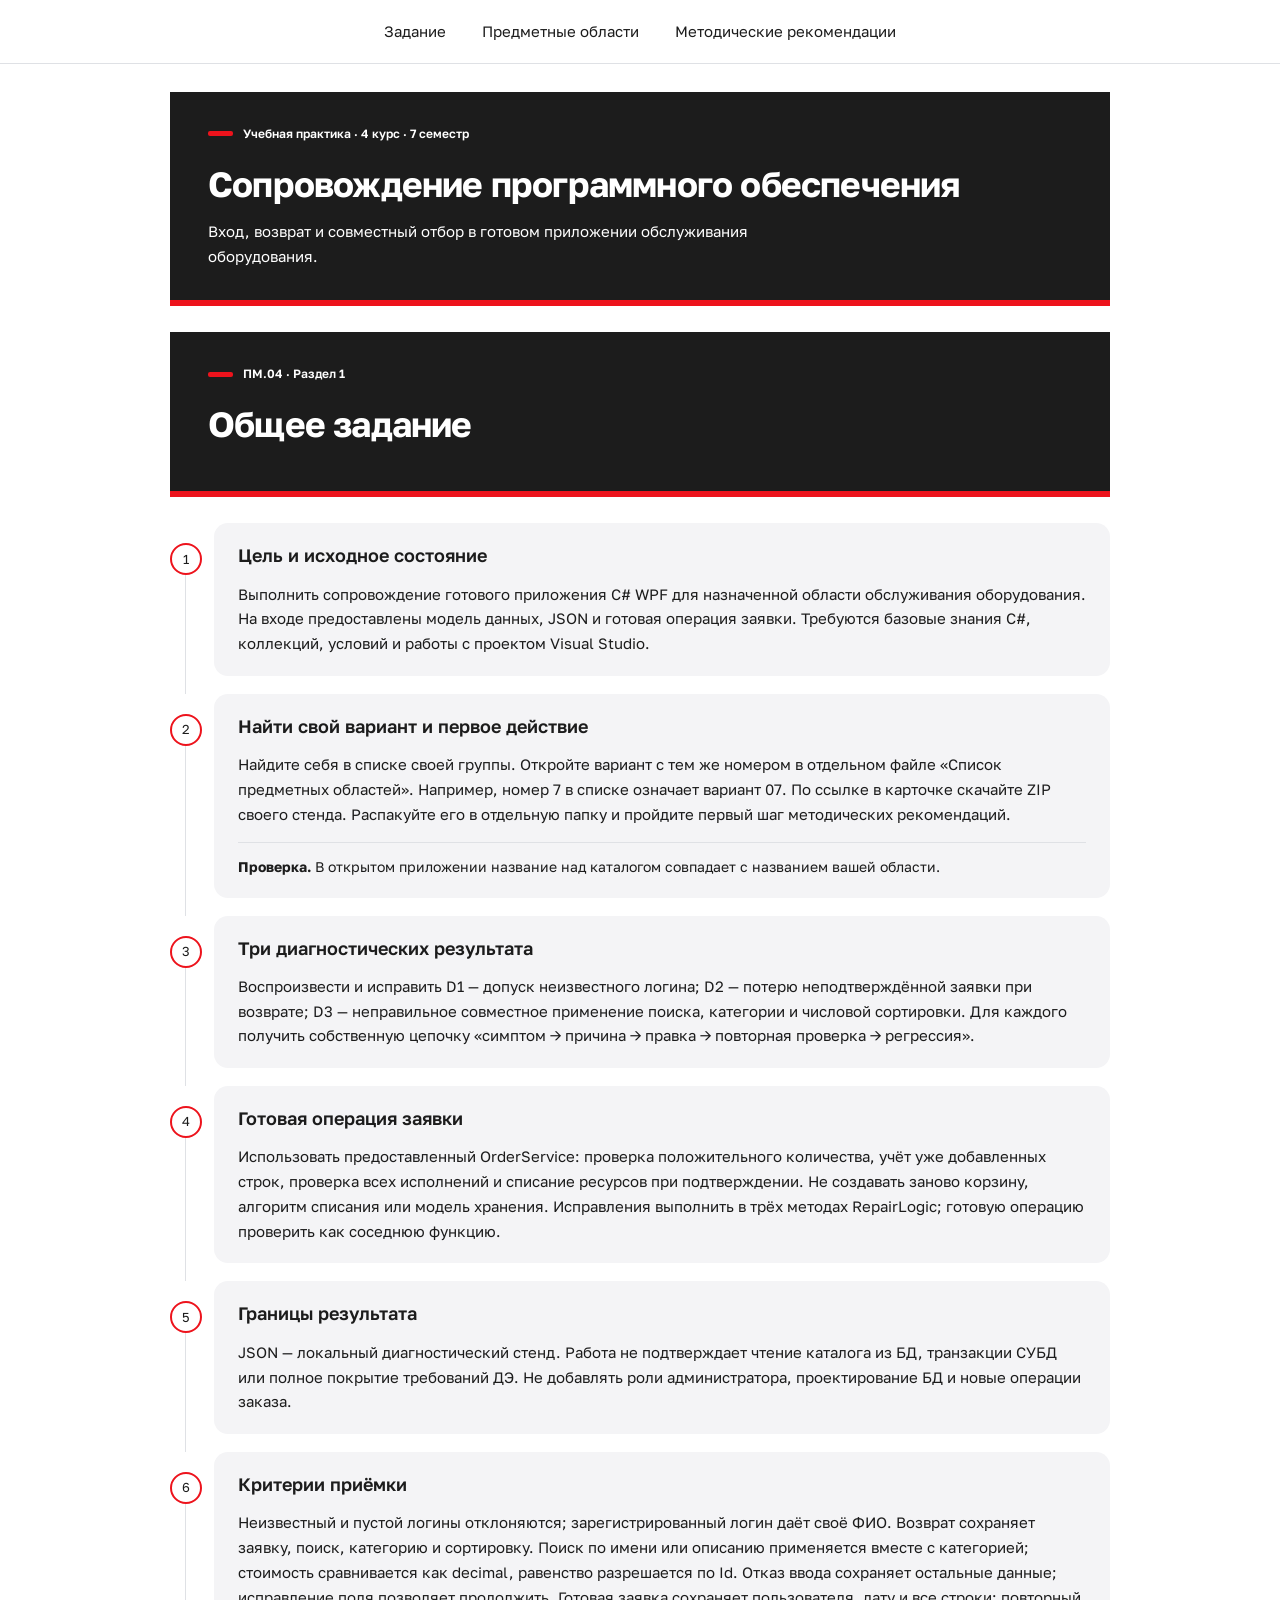
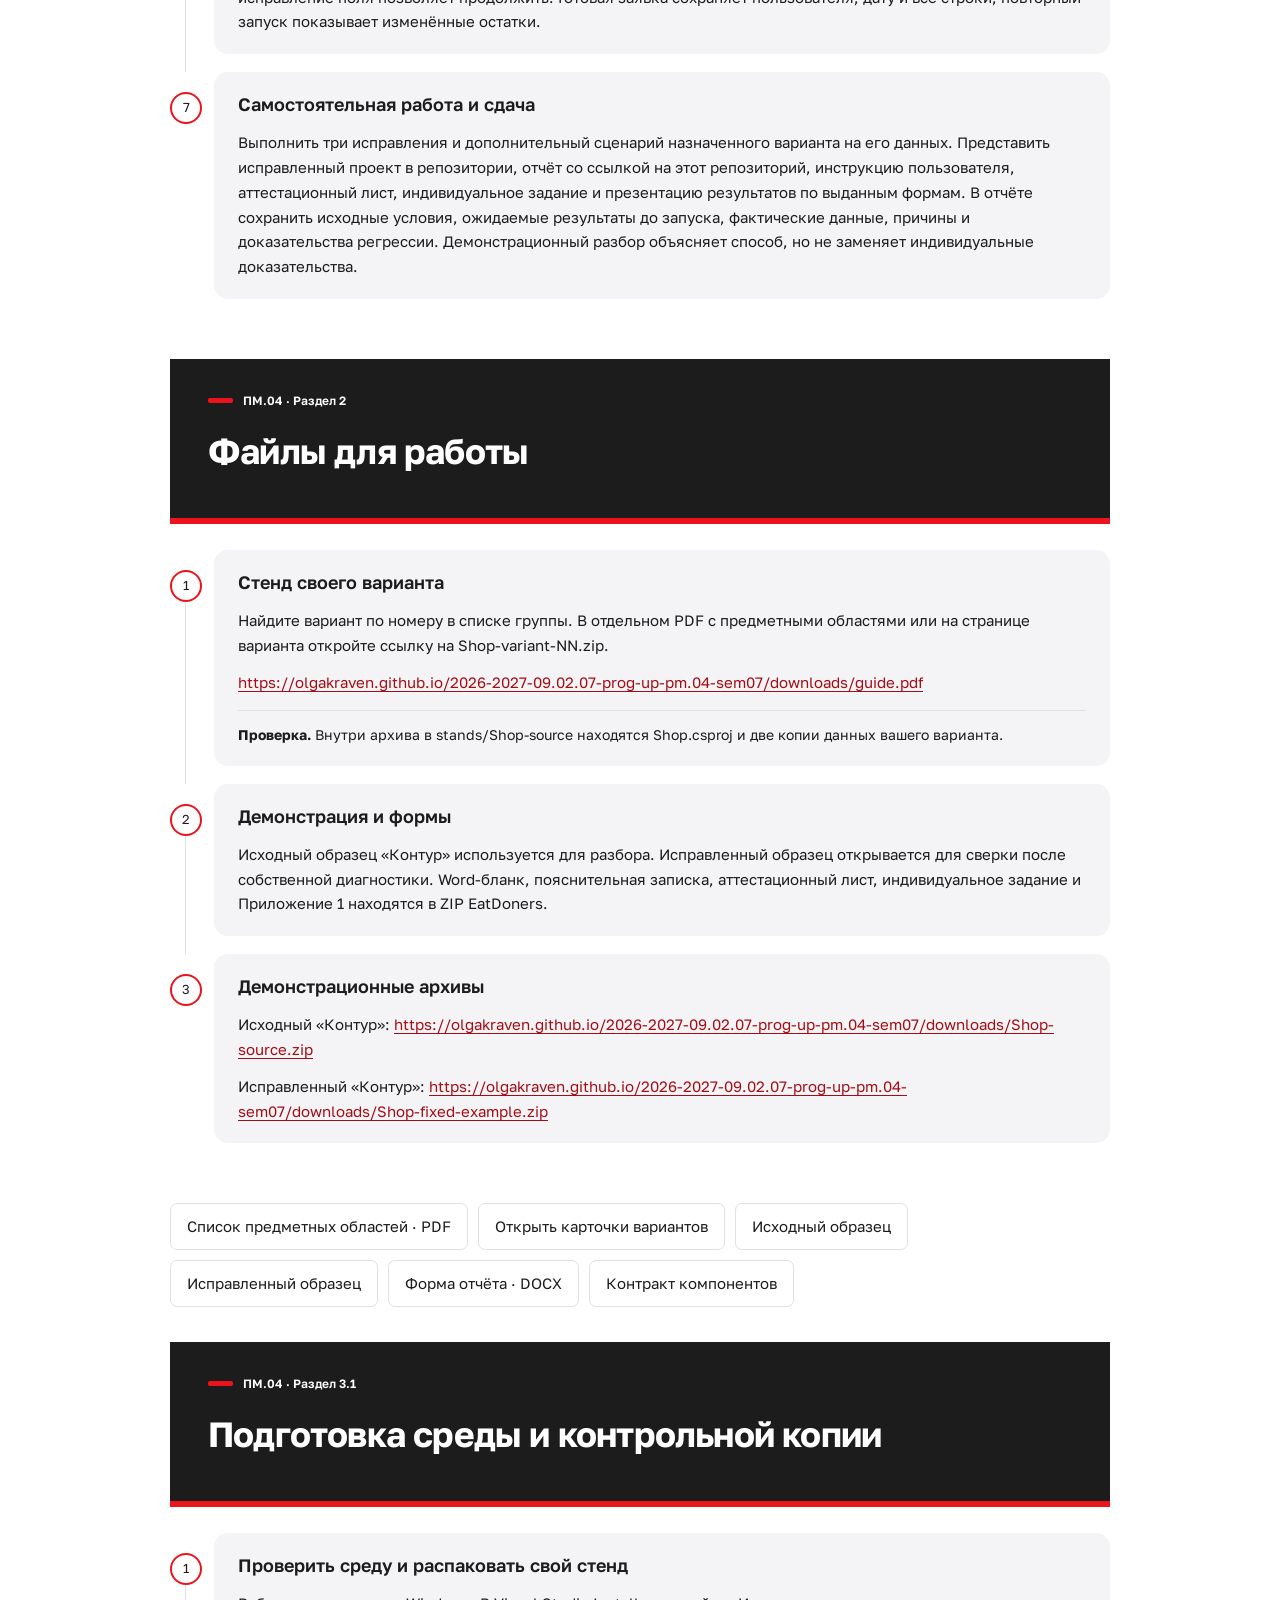
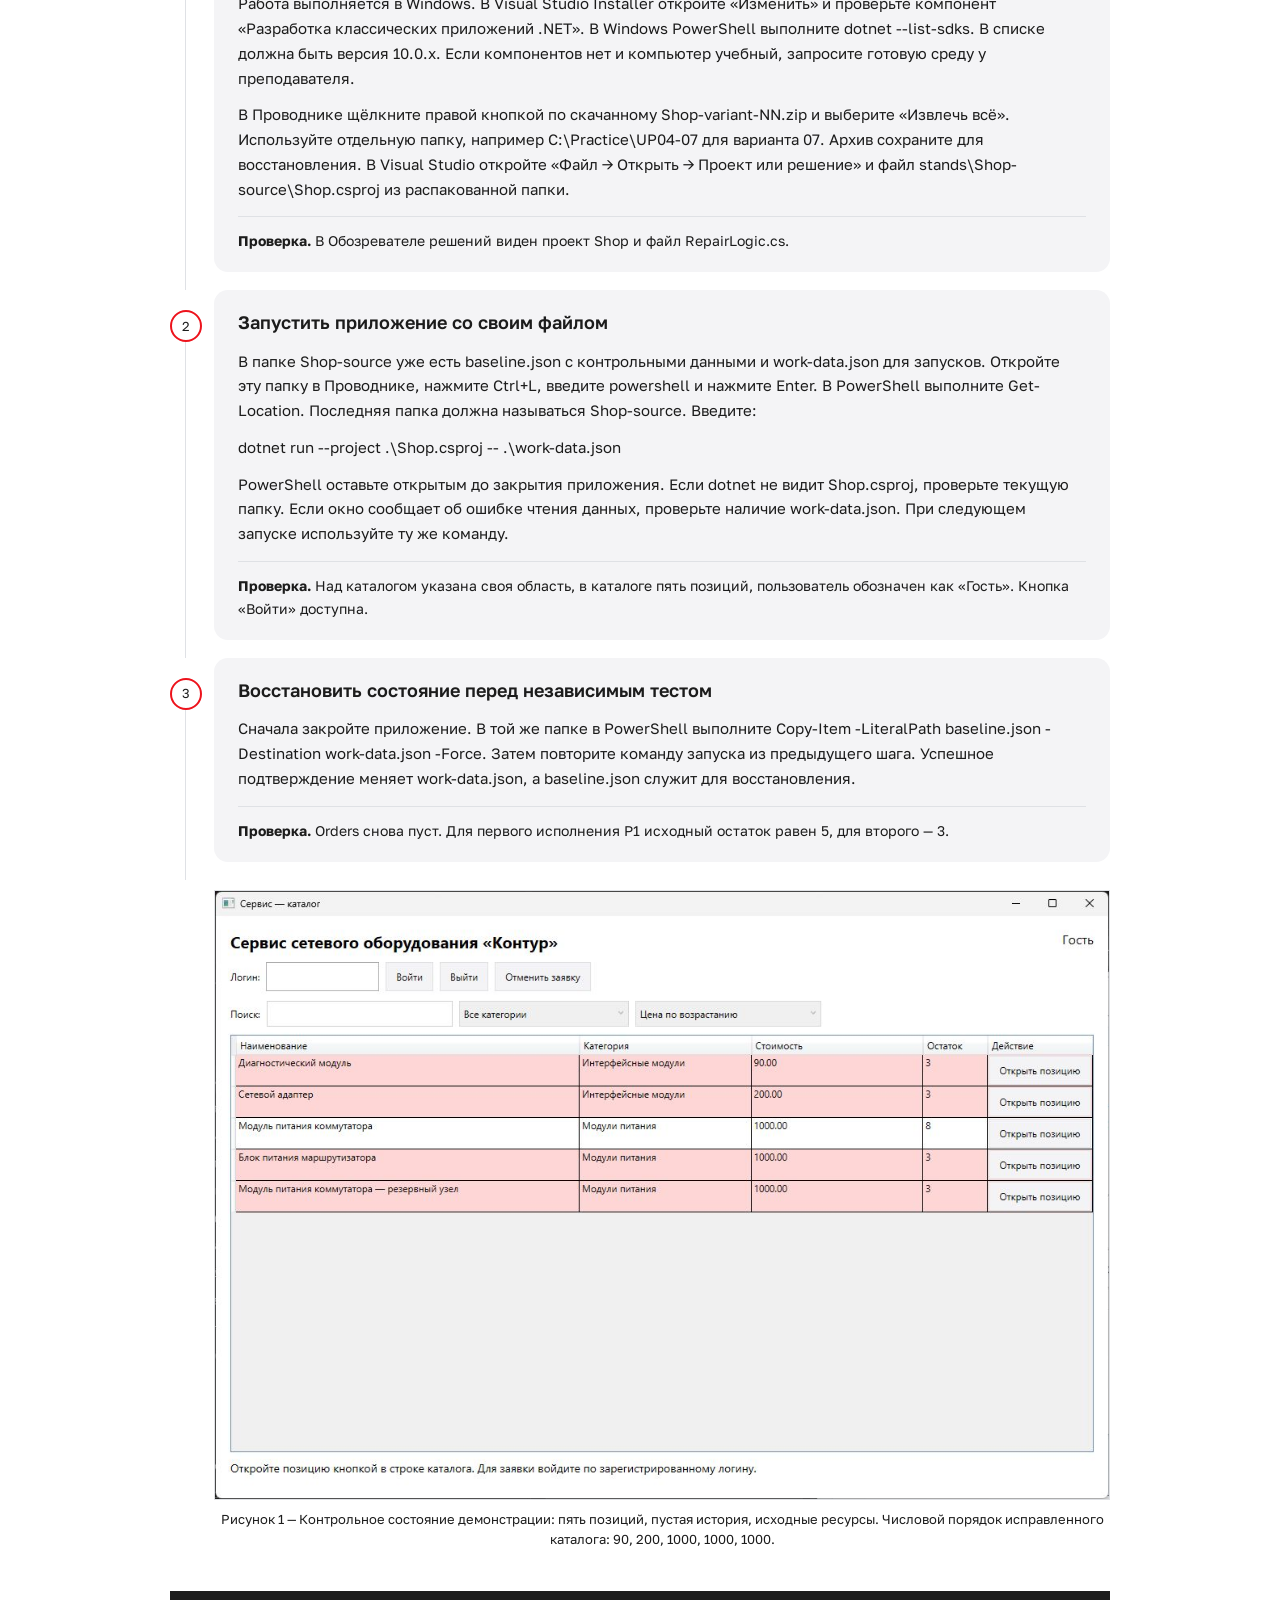
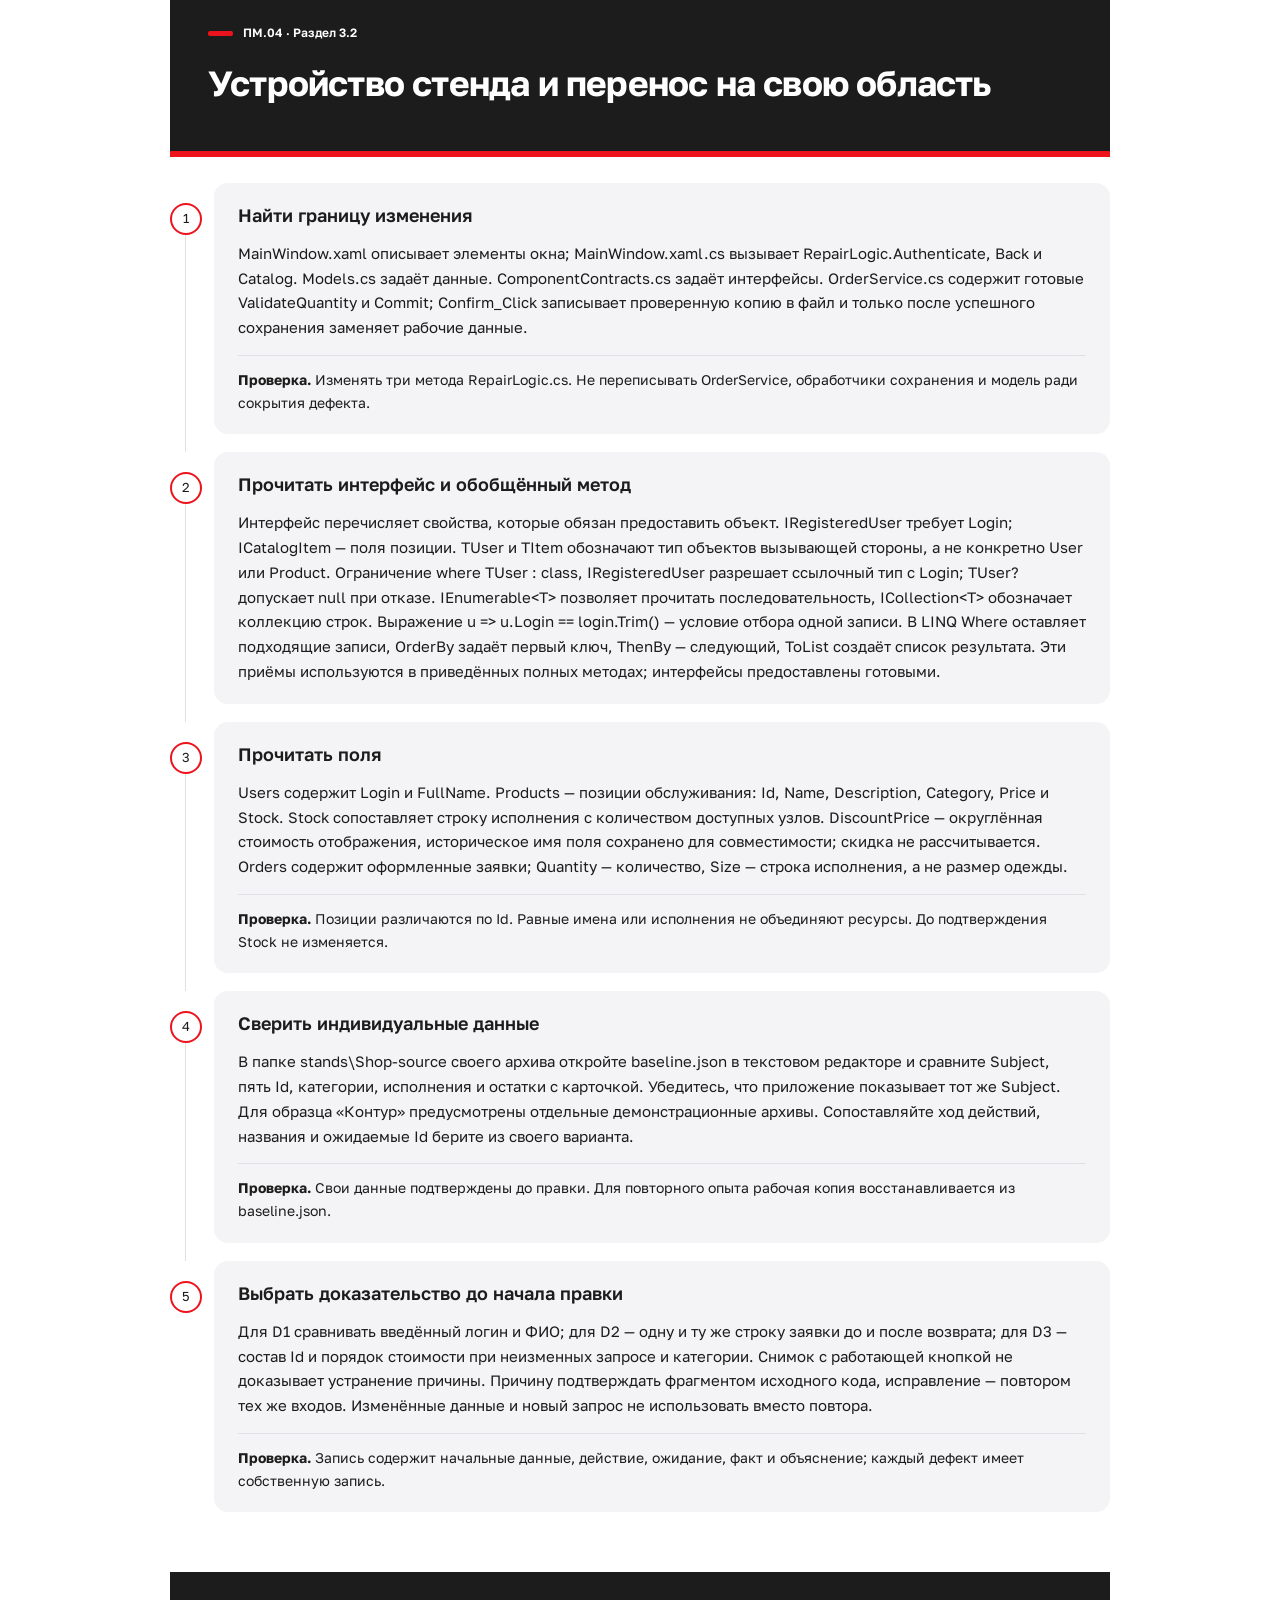
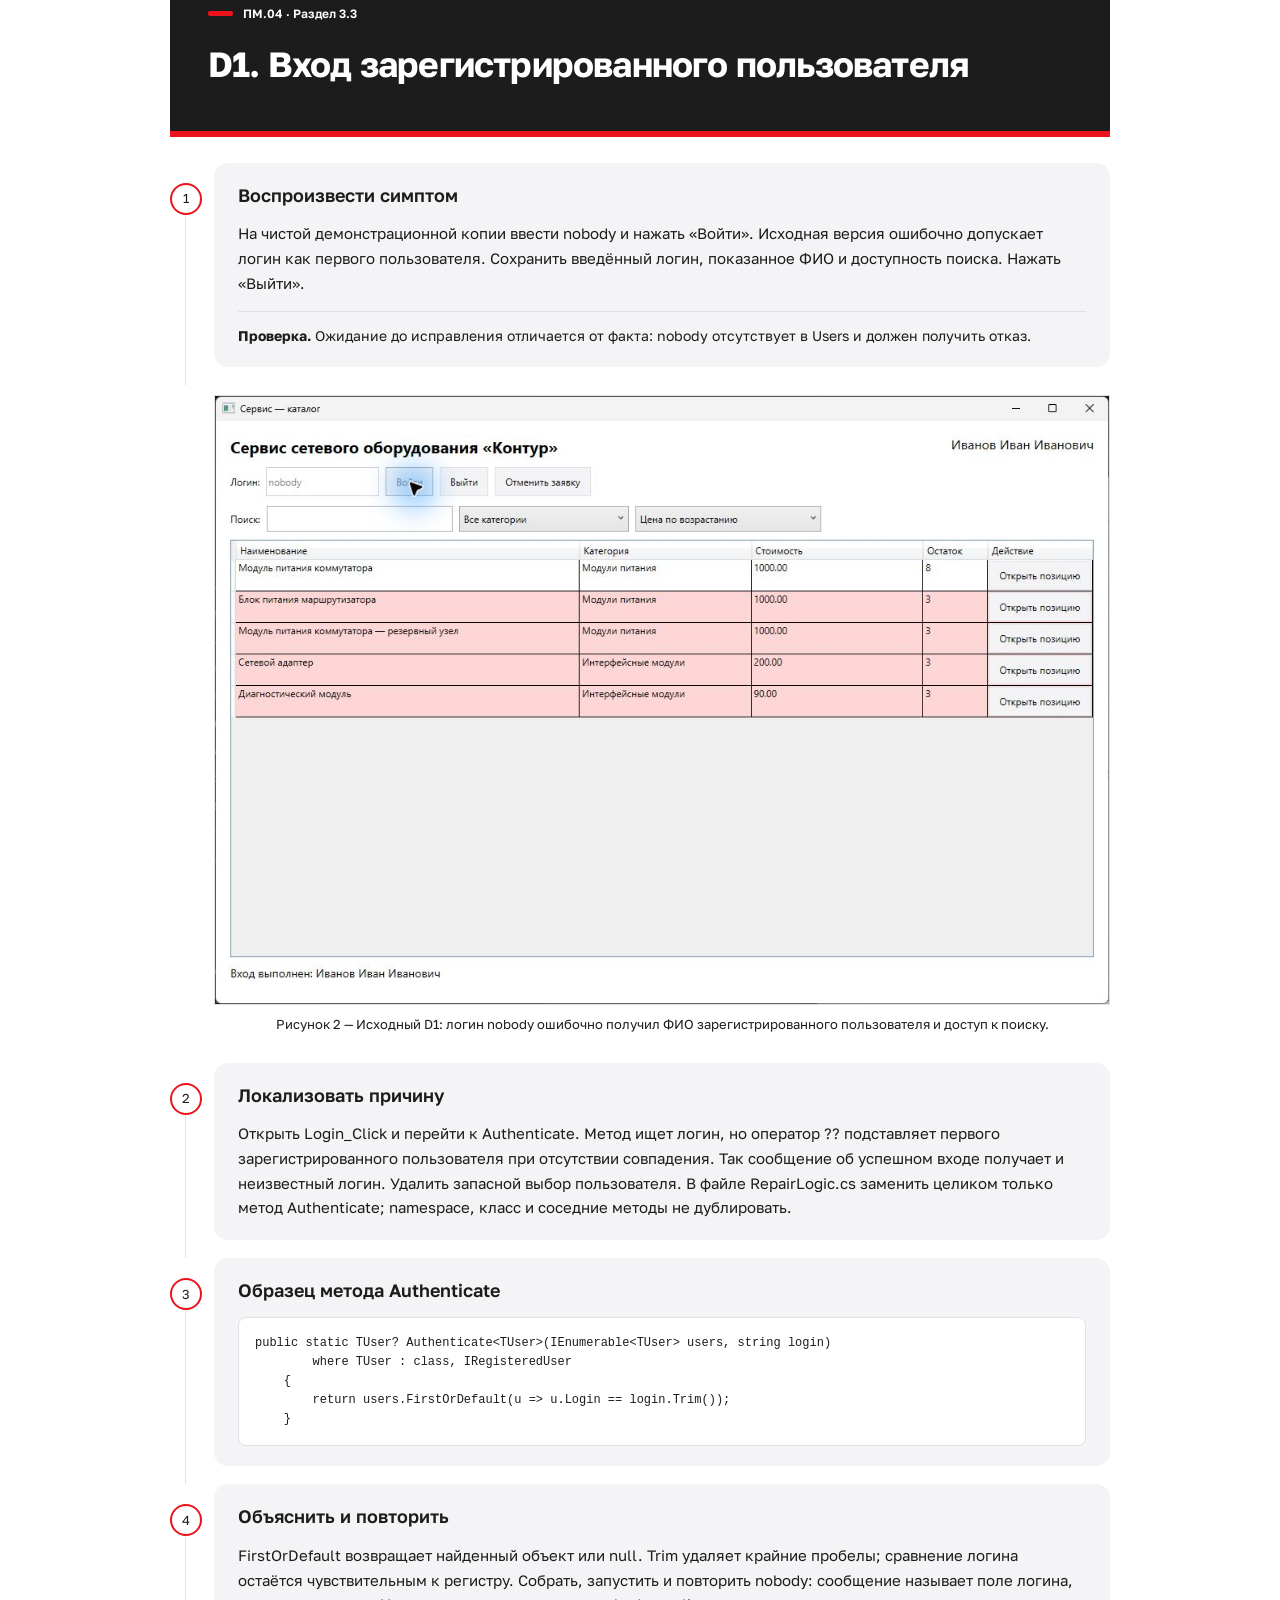
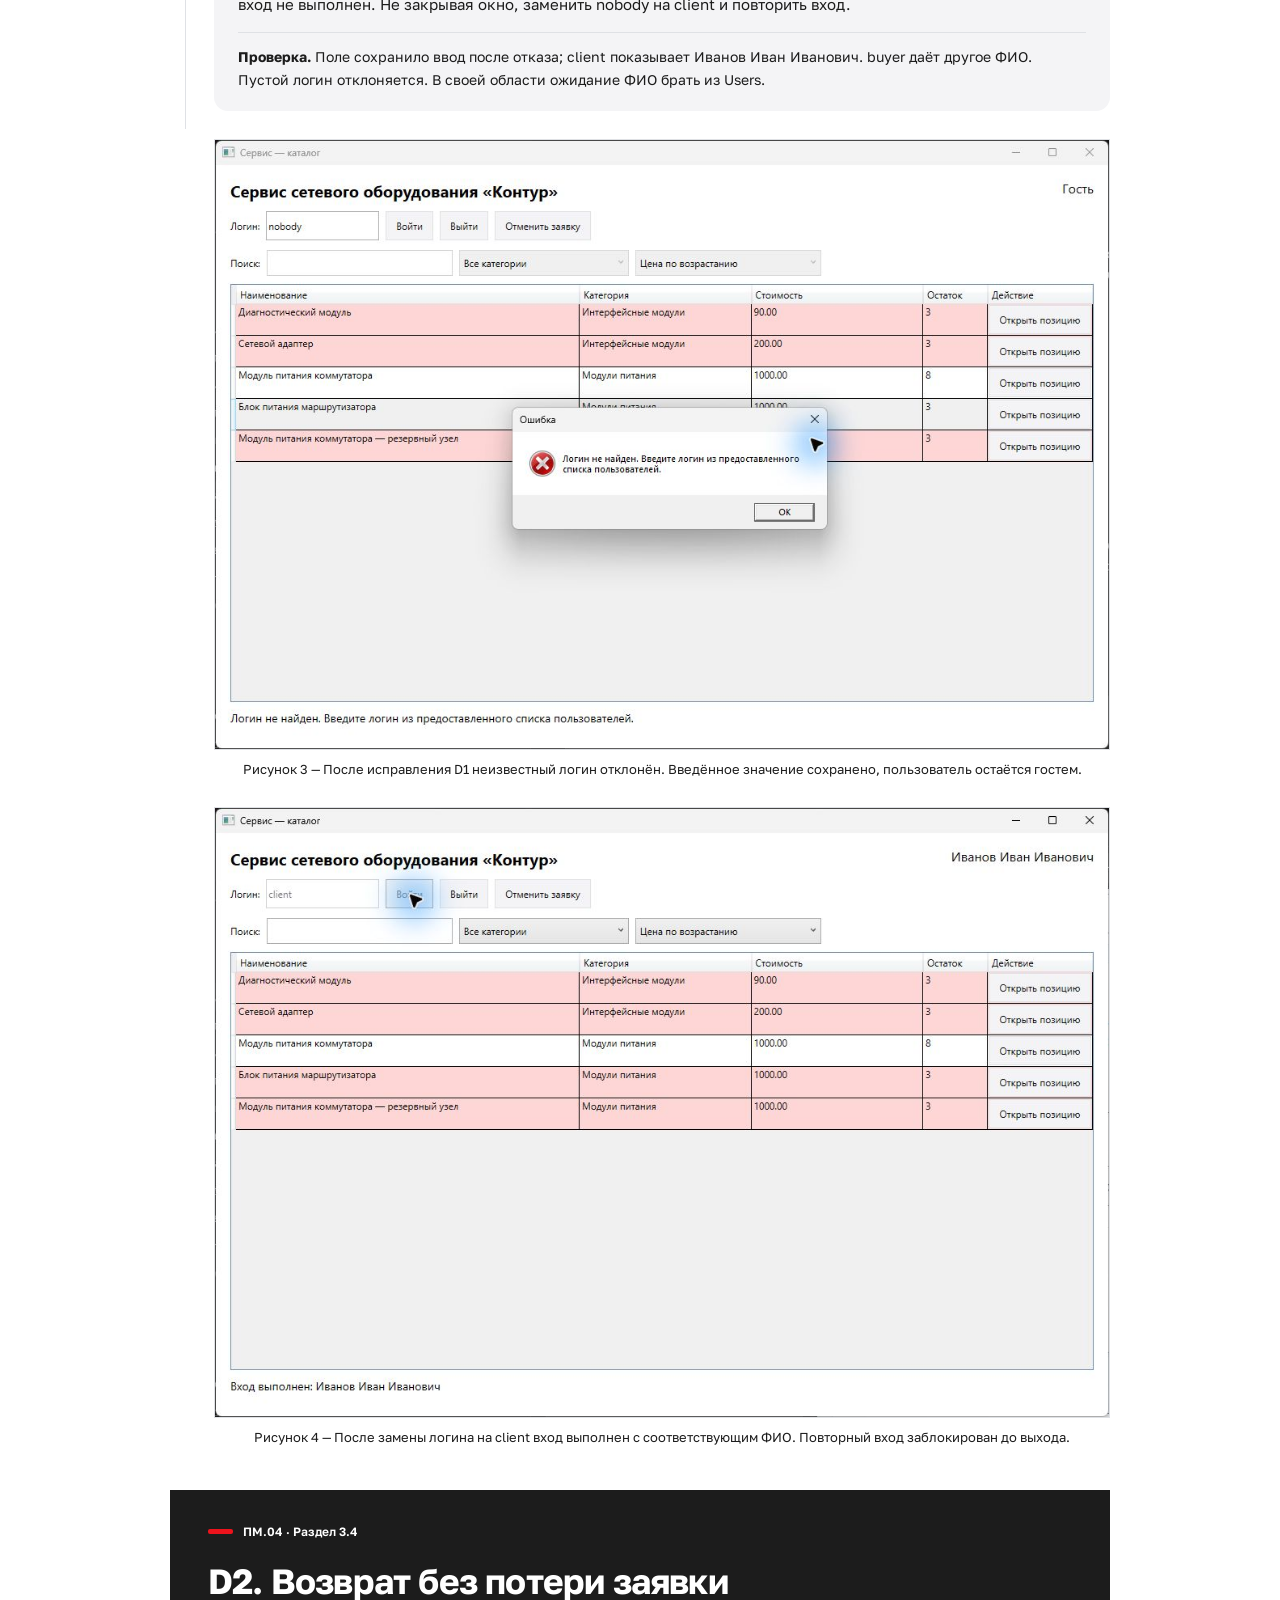
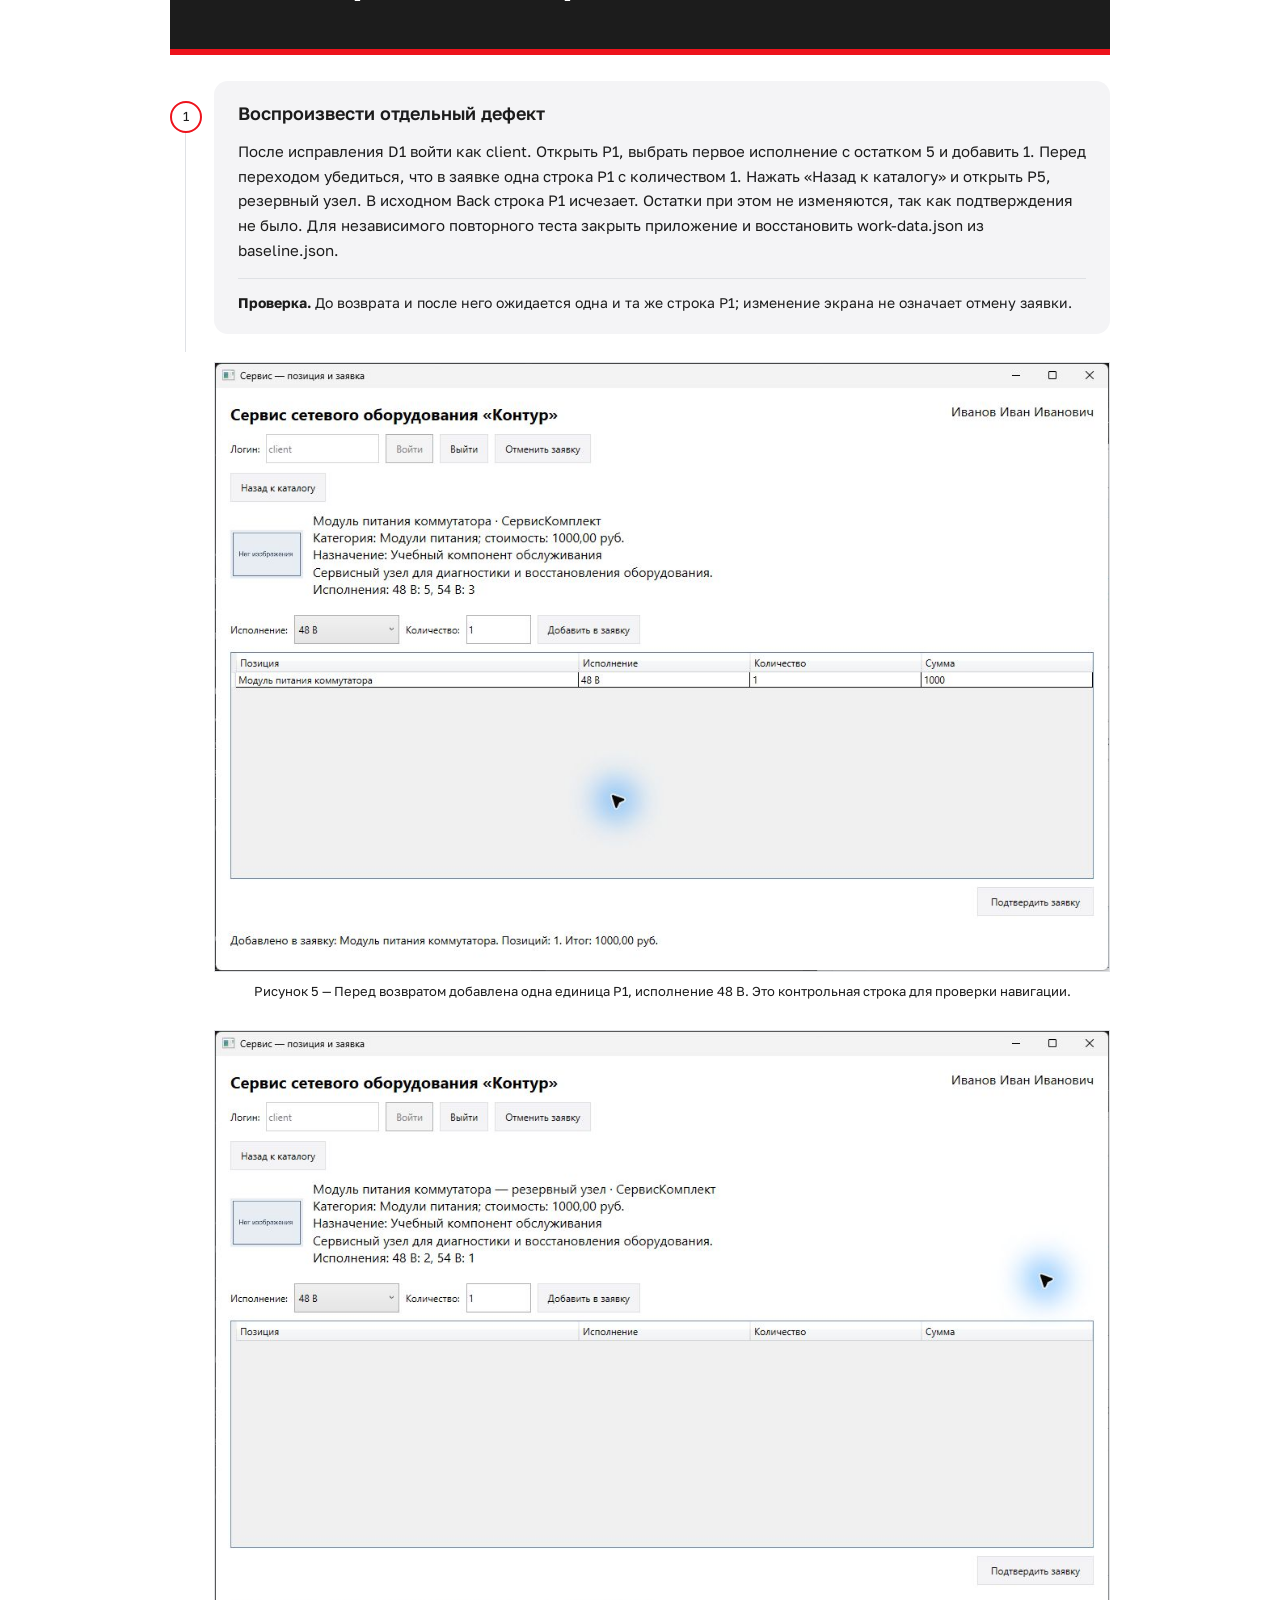
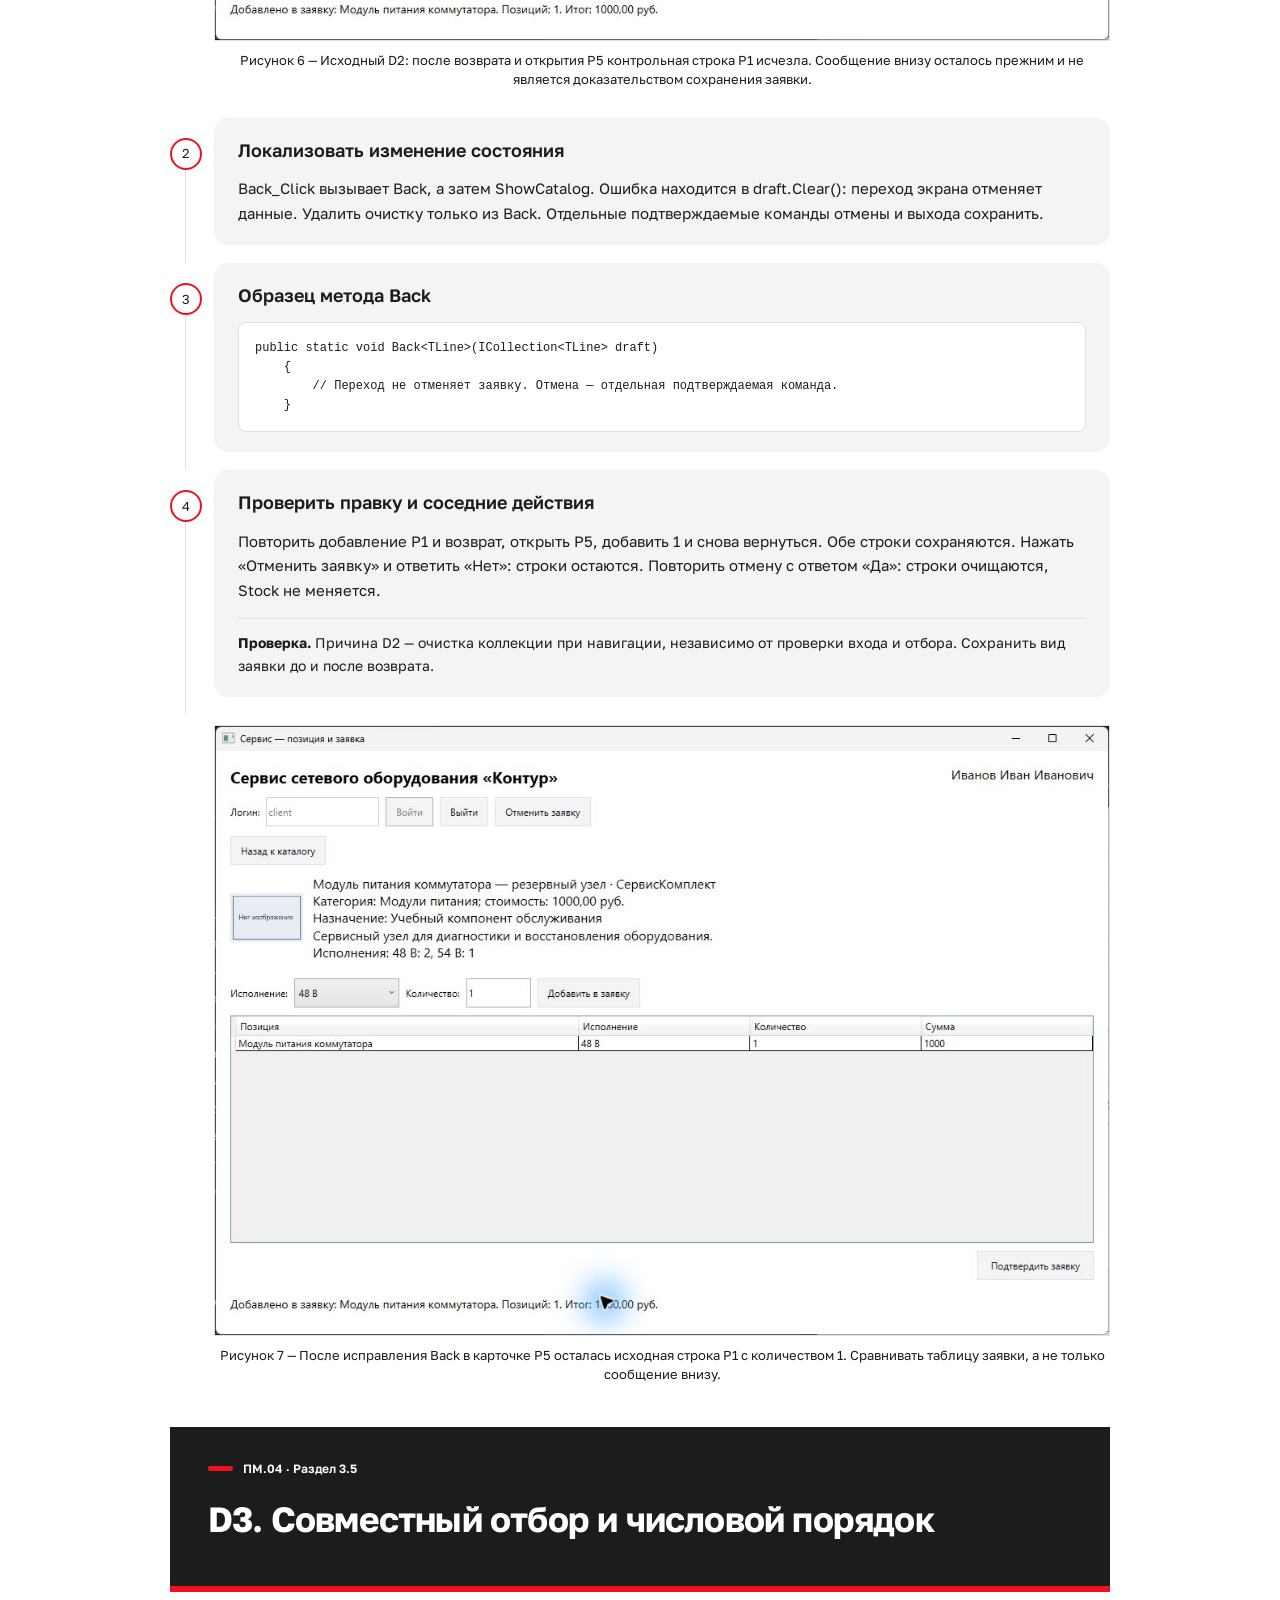
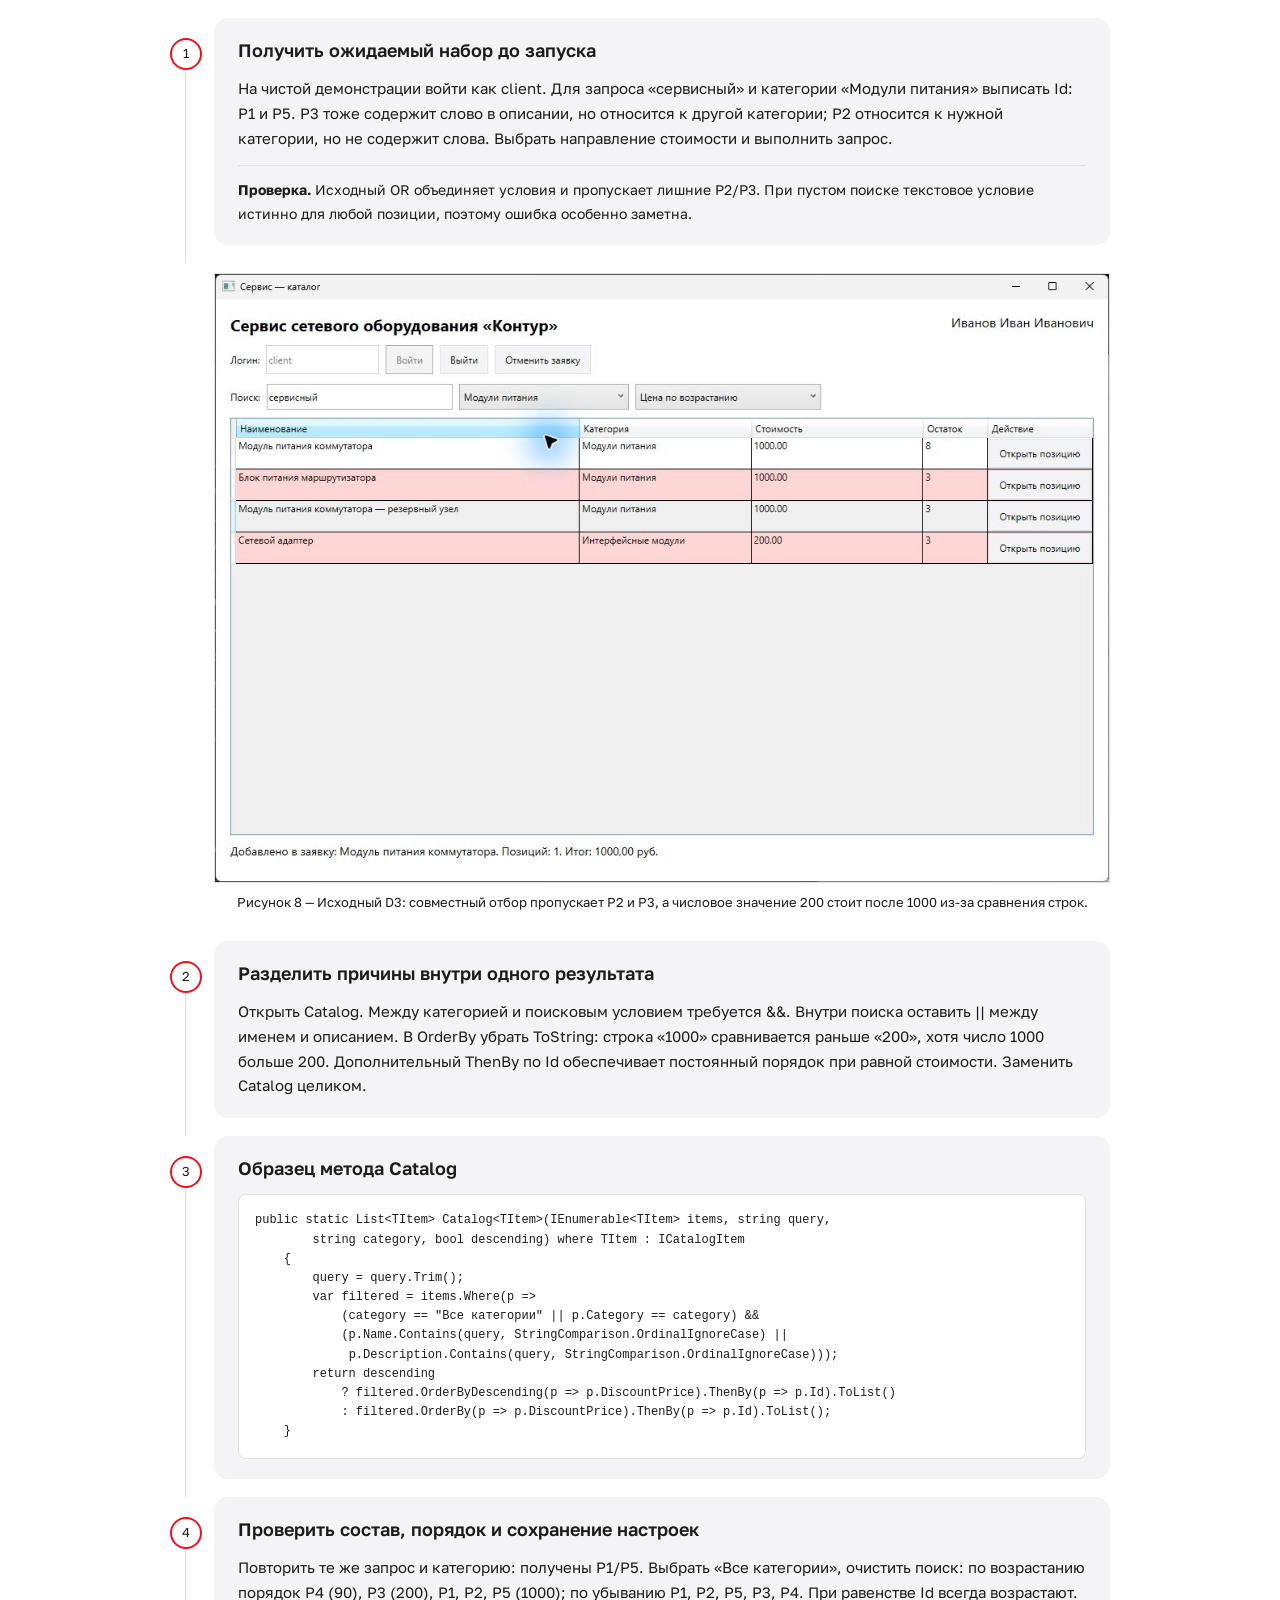
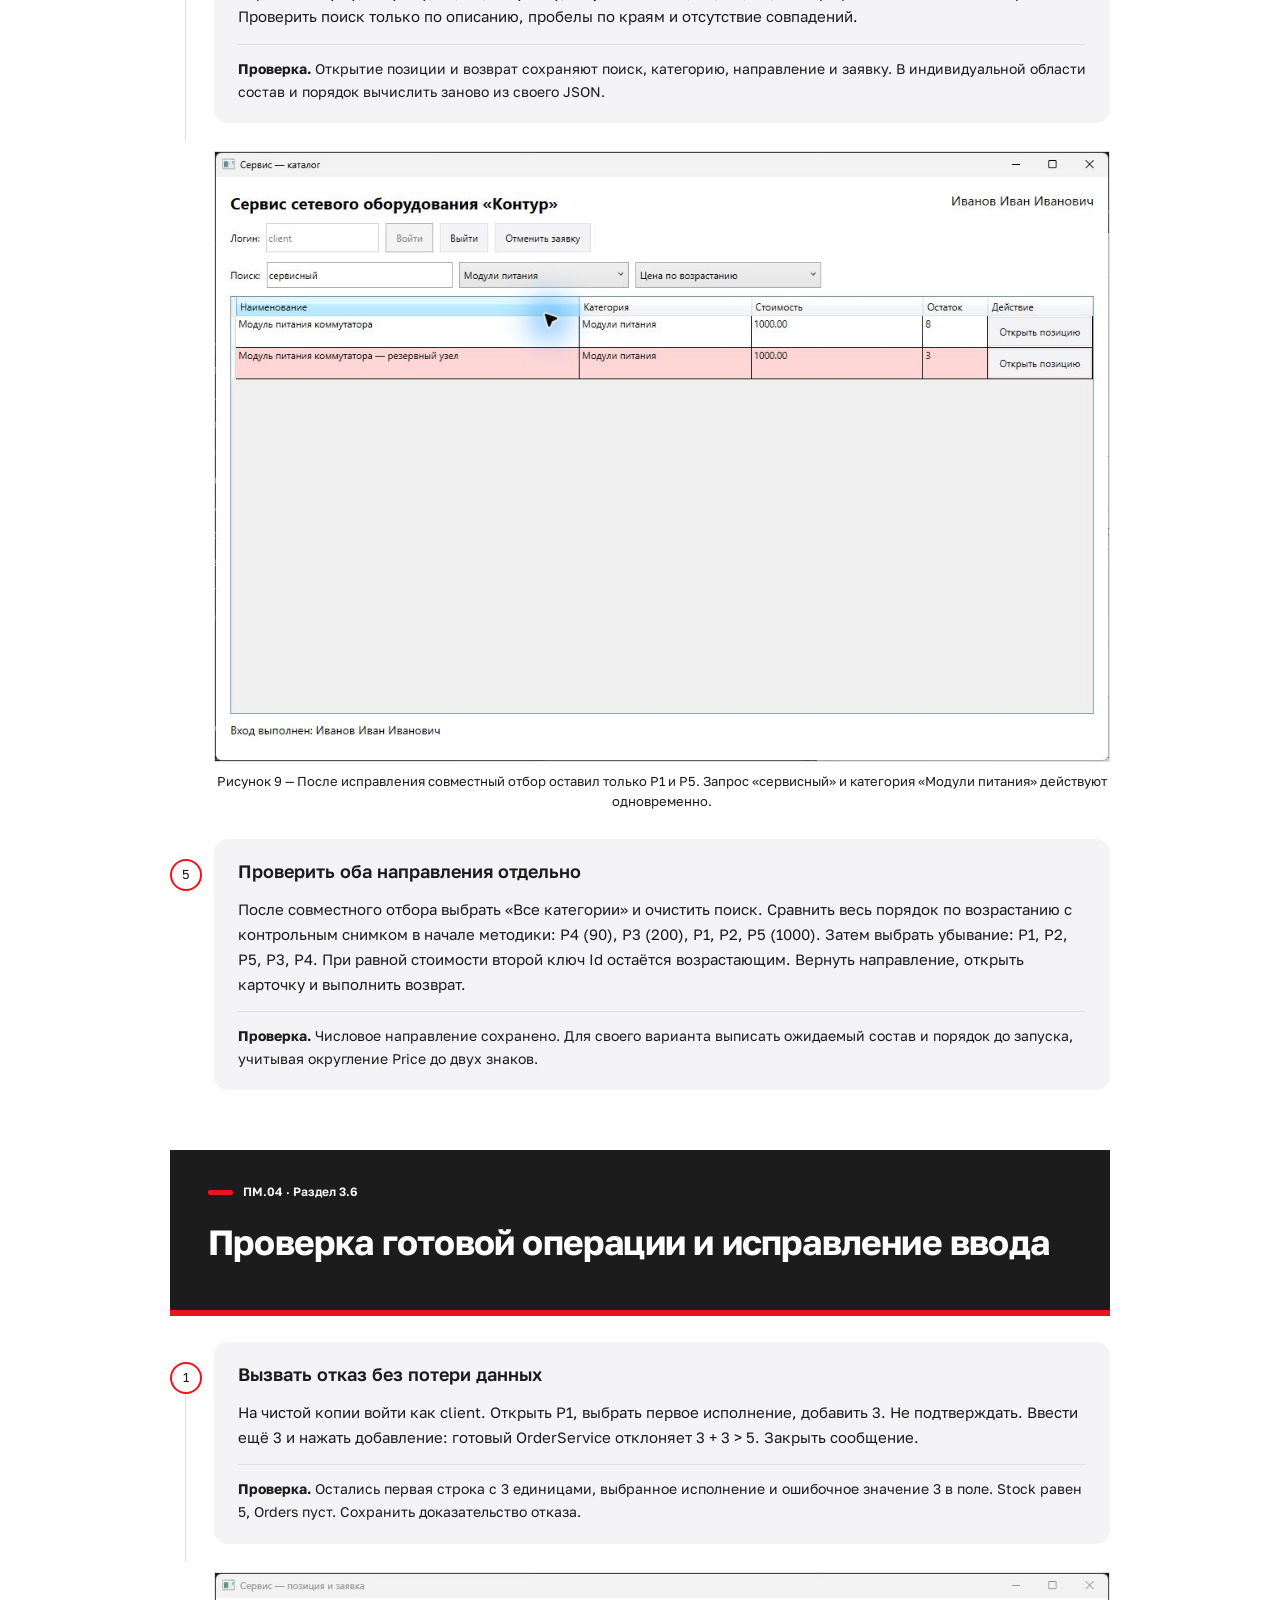
<file: site/print-method.html>
<!doctype html><html lang="ru"><head><meta charset="utf-8"><meta name="viewport" content="width=device-width,initial-scale=1"><title>Методические рекомендации — УП ПМ.04</title><link rel="icon" href="assets/favicon.svg"><link rel="stylesheet" href="assets/style.css"></head><body><a class="skip" href="#main">К содержанию</a><nav aria-label="Разделы практики"><a href="index.html">Задание</a><a href="areas.html">Предметные области</a><a href="lessons.html">Методические рекомендации</a></nav><main id="main"><header class="chapter"><p class="kicker">Учебная практика · 4 курс · 7 семестр</p><h1>Сопровождение программного обеспечения</h1><p>Вход, возврат и совместный отбор в готовом приложении обслуживания оборудования.</p></header><article class="lesson" id="assignment"><header class="chapter"><p class="kicker">ПМ.04 · Раздел 1</p><h1>Общее задание</h1></header><ol class="route"><li class="step"><span class="number">1</span><section class="card"><h3>Цель и исходное состояние</h3><p>Выполнить сопровождение готового приложения C# WPF для назначенной области обслуживания оборудования. На входе предоставлены модель данных, JSON и готовая операция заявки. Требуются базовые знания C#, коллекций, условий и работы с проектом Visual Studio.</p></section></li><li class="step"><span class="number">2</span><section class="card"><h3>Найти свой вариант и первое действие</h3><p>Найдите себя в списке своей группы. Откройте вариант с тем же номером в отдельном файле «Список предметных областей». Например, номер 7 в списке означает вариант 07. По ссылке в карточке скачайте ZIP своего стенда. Распакуйте его в отдельную папку и пройдите первый шаг методических рекомендаций.</p><p class="result"><strong>Проверка.</strong> В открытом приложении название над каталогом совпадает с названием вашей области.</p></section></li><li class="step"><span class="number">3</span><section class="card"><h3>Три диагностических результата</h3><p>Воспроизвести и исправить D1 — допуск неизвестного логина; D2 — потерю неподтверждённой заявки при возврате; D3 — неправильное совместное применение поиска, категории и числовой сортировки. Для каждого получить собственную цепочку «симптом → причина → правка → повторная проверка → регрессия».</p></section></li><li class="step"><span class="number">4</span><section class="card"><h3>Готовая операция заявки</h3><p>Использовать предоставленный OrderService: проверка положительного количества, учёт уже добавленных строк, проверка всех исполнений и списание ресурсов при подтверждении. Не создавать заново корзину, алгоритм списания или модель хранения. Исправления выполнить в трёх методах RepairLogic; готовую операцию проверить как соседнюю функцию.</p></section></li><li class="step"><span class="number">5</span><section class="card"><h3>Границы результата</h3><p>JSON — локальный диагностический стенд. Работа не подтверждает чтение каталога из БД, транзакции СУБД или полное покрытие требований ДЭ. Не добавлять роли администратора, проектирование БД и новые операции заказа.</p></section></li><li class="step"><span class="number">6</span><section class="card"><h3>Критерии приёмки</h3><p>Неизвестный и пустой логины отклоняются; зарегистрированный логин даёт своё ФИО. Возврат сохраняет заявку, поиск, категорию и сортировку. Поиск по имени или описанию применяется вместе с категорией; стоимость сравнивается как decimal, равенство разрешается по Id. Отказ ввода сохраняет остальные данные; исправление поля позволяет продолжить. Готовая заявка сохраняет пользователя, дату и все строки; повторный запуск показывает изменённые остатки.</p></section></li><li class="step"><span class="number">7</span><section class="card"><h3>Самостоятельная работа и сдача</h3><p>Выполнить три исправления и дополнительный сценарий назначенного варианта на его данных. Представить исправленный проект в репозитории, отчёт со ссылкой на этот репозиторий, инструкцию пользователя, аттестационный лист, индивидуальное задание и презентацию результатов по выданным формам. В отчёте сохранить исходные условия, ожидаемые результаты до запуска, фактические данные, причины и доказательства регрессии. Демонстрационный разбор объясняет способ, но не заменяет индивидуальные доказательства.</p></section></li></ol></article><article class="lesson" id="files"><header class="chapter"><p class="kicker">ПМ.04 · Раздел 2</p><h1>Файлы для работы</h1></header><ol class="route"><li class="step"><span class="number">1</span><section class="card"><h3>Стенд своего варианта</h3><p>Найдите вариант по номеру в списке группы. В отдельном PDF с предметными областями или на странице варианта откройте ссылку на Shop-variant-NN.zip.</p><p><a href="https://olgakraven.github.io/2026-2027-09.02.07-prog-up-pm.04-sem07/downloads/guide.pdf">https://olgakraven.github.io/2026-2027-09.02.07-prog-up-pm.04-sem07/downloads/guide.pdf</a></p><p class="result"><strong>Проверка.</strong> Внутри архива в stands/Shop-source находятся Shop.csproj и две копии данных вашего варианта.</p></section></li><li class="step"><span class="number">2</span><section class="card"><h3>Демонстрация и формы</h3><p>Исходный образец «Контур» используется для разбора. Исправленный образец открывается для сверки после собственной диагностики. Word-бланк, пояснительная записка, аттестационный лист, индивидуальное задание и Приложение 1 находятся в ZIP EatDoners.</p></section></li><li class="step"><span class="number">3</span><section class="card"><h3>Демонстрационные архивы</h3><p>Исходный «Контур»: <a href="https://olgakraven.github.io/2026-2027-09.02.07-prog-up-pm.04-sem07/downloads/Shop-source.zip">https://olgakraven.github.io/2026-2027-09.02.07-prog-up-pm.04-sem07/downloads/Shop-source.zip</a></p><p>Исправленный «Контур»: <a href="https://olgakraven.github.io/2026-2027-09.02.07-prog-up-pm.04-sem07/downloads/Shop-fixed-example.zip">https://olgakraven.github.io/2026-2027-09.02.07-prog-up-pm.04-sem07/downloads/Shop-fixed-example.zip</a></p></section></li></ol></article><div class="actions"><a class="button" href="downloads/guide.pdf">Список предметных областей · PDF</a><a class="button" href="areas.html">Открыть карточки вариантов</a><a class="button" href="downloads/Shop-source.zip">Исходный образец</a><a class="button" href="downloads/Shop-fixed-example.zip">Исправленный образец</a><a class="button" href="downloads/report-template.docx">Форма отчёта · DOCX</a><a class="button" href="downloads/contract.md">Контракт компонентов</a></div><article class="lesson" id="step-1"><header class="chapter"><p class="kicker">ПМ.04 · Раздел 3.1</p><h1>Подготовка среды и контрольной копии</h1></header><ol class="route"><li class="step"><span class="number">1</span><section class="card"><h3>Проверить среду и распаковать свой стенд</h3><p>Работа выполняется в Windows. В Visual Studio Installer откройте «Изменить» и проверьте компонент «Разработка классических приложений .NET». В Windows PowerShell выполните dotnet --list-sdks. В списке должна быть версия 10.0.x. Если компонентов нет и компьютер учебный, запросите готовую среду у преподавателя.</p><p>В Проводнике щёлкните правой кнопкой по скачанному Shop-variant-NN.zip и выберите «Извлечь всё». Используйте отдельную папку, например C:\Practice\UP04-07 для варианта 07. Архив сохраните для восстановления. В Visual Studio откройте «Файл → Открыть → Проект или решение» и файл stands\Shop-source\Shop.csproj из распакованной папки.</p><p class="result"><strong>Проверка.</strong> В Обозревателе решений виден проект Shop и файл RepairLogic.cs.</p></section></li><li class="step"><span class="number">2</span><section class="card"><h3>Запустить приложение со своим файлом</h3><p>В папке Shop-source уже есть baseline.json с контрольными данными и work-data.json для запусков. Откройте эту папку в Проводнике, нажмите Ctrl+L, введите powershell и нажмите Enter. В PowerShell выполните Get-Location. Последняя папка должна называться Shop-source. Введите:</p><p>dotnet run --project .\Shop.csproj -- .\work-data.json</p><p>PowerShell оставьте открытым до закрытия приложения. Если dotnet не видит Shop.csproj, проверьте текущую папку. Если окно сообщает об ошибке чтения данных, проверьте наличие work-data.json. При следующем запуске используйте ту же команду.</p><p class="result"><strong>Проверка.</strong> Над каталогом указана своя область, в каталоге пять позиций, пользователь обозначен как «Гость». Кнопка «Войти» доступна.</p></section></li><li class="step"><span class="number">3</span><section class="card"><h3>Восстановить состояние перед независимым тестом</h3><p>Сначала закройте приложение. В той же папке в PowerShell выполните Copy-Item -LiteralPath baseline.json -Destination work-data.json -Force. Затем повторите команду запуска из предыдущего шага. Успешное подтверждение меняет work-data.json, а baseline.json служит для восстановления.</p><p class="result"><strong>Проверка.</strong> Orders снова пуст. Для первого исполнения P1 исходный остаток равен 5, для второго — 3.</p></section></li><li class="illustration"><figure><img src="assets/screenshots/route-baseline.png" alt="Контрольное состояние демонстрации: пять позиций, пустая история, исходные ресурсы. Числовой порядок исправленного каталога: 90, 200, 1000, 1000, 1000."><figcaption>Рисунок 1 — Контрольное состояние демонстрации: пять позиций, пустая история, исходные ресурсы. Числовой порядок исправленного каталога: 90, 200, 1000, 1000, 1000.</figcaption></figure></li></ol></article><article class="lesson" id="step-2"><header class="chapter"><p class="kicker">ПМ.04 · Раздел 3.2</p><h1>Устройство стенда и перенос на свою область</h1></header><ol class="route"><li class="step"><span class="number">1</span><section class="card"><h3>Найти границу изменения</h3><p>MainWindow.xaml описывает элементы окна; MainWindow.xaml.cs вызывает RepairLogic.Authenticate, Back и Catalog. Models.cs задаёт данные. ComponentContracts.cs задаёт интерфейсы. OrderService.cs содержит готовые ValidateQuantity и Commit; Confirm_Click записывает проверенную копию в файл и только после успешного сохранения заменяет рабочие данные.</p><p class="result"><strong>Проверка.</strong> Изменять три метода RepairLogic.cs. Не переписывать OrderService, обработчики сохранения и модель ради сокрытия дефекта.</p></section></li><li class="step"><span class="number">2</span><section class="card"><h3>Прочитать интерфейс и обобщённый метод</h3><p>Интерфейс перечисляет свойства, которые обязан предоставить объект. IRegisteredUser требует Login; ICatalogItem — поля позиции. TUser и TItem обозначают тип объектов вызывающей стороны, а не конкретно User или Product. Ограничение where TUser : class, IRegisteredUser разрешает ссылочный тип с Login; TUser? допускает null при отказе. IEnumerable&lt;T&gt; позволяет прочитать последовательность, ICollection&lt;T&gt; обозначает коллекцию строк. Выражение u =&gt; u.Login == login.Trim() — условие отбора одной записи. В LINQ Where оставляет подходящие записи, OrderBy задаёт первый ключ, ThenBy — следующий, ToList создаёт список результата. Эти приёмы используются в приведённых полных методах; интерфейсы предоставлены готовыми.</p></section></li><li class="step"><span class="number">3</span><section class="card"><h3>Прочитать поля</h3><p>Users содержит Login и FullName. Products — позиции обслуживания: Id, Name, Description, Category, Price и Stock. Stock сопоставляет строку исполнения с количеством доступных узлов. DiscountPrice — округлённая стоимость отображения, историческое имя поля сохранено для совместимости; скидка не рассчитывается. Orders содержит оформленные заявки; Quantity — количество, Size — строка исполнения, а не размер одежды.</p><p class="result"><strong>Проверка.</strong> Позиции различаются по Id. Равные имена или исполнения не объединяют ресурсы. До подтверждения Stock не изменяется.</p></section></li><li class="step"><span class="number">4</span><section class="card"><h3>Сверить индивидуальные данные</h3><p>В папке stands\Shop-source своего архива откройте baseline.json в текстовом редакторе и сравните Subject, пять Id, категории, исполнения и остатки с карточкой. Убедитесь, что приложение показывает тот же Subject. Для образца «Контур» предусмотрены отдельные демонстрационные архивы. Сопоставляйте ход действий, названия и ожидаемые Id берите из своего варианта.</p><p class="result"><strong>Проверка.</strong> Свои данные подтверждены до правки. Для повторного опыта рабочая копия восстанавливается из baseline.json.</p></section></li><li class="step"><span class="number">5</span><section class="card"><h3>Выбрать доказательство до начала правки</h3><p>Для D1 сравнивать введённый логин и ФИО; для D2 — одну и ту же строку заявки до и после возврата; для D3 — состав Id и порядок стоимости при неизменных запросе и категории. Снимок с работающей кнопкой не доказывает устранение причины. Причину подтверждать фрагментом исходного кода, исправление — повтором тех же входов. Изменённые данные и новый запрос не использовать вместо повтора.</p><p class="result"><strong>Проверка.</strong> Запись содержит начальные данные, действие, ожидание, факт и объяснение; каждый дефект имеет собственную запись.</p></section></li></ol></article><article class="lesson" id="step-3"><header class="chapter"><p class="kicker">ПМ.04 · Раздел 3.3</p><h1>D1. Вход зарегистрированного пользователя</h1></header><ol class="route"><li class="step"><span class="number">1</span><section class="card"><h3>Воспроизвести симптом</h3><p>На чистой демонстрационной копии ввести nobody и нажать «Войти». Исходная версия ошибочно допускает логин как первого пользователя. Сохранить введённый логин, показанное ФИО и доступность поиска. Нажать «Выйти».</p><p class="result"><strong>Проверка.</strong> Ожидание до исправления отличается от факта: nobody отсутствует в Users и должен получить отказ.</p></section></li><li class="illustration"><figure><img src="assets/screenshots/route-d1-before.png" alt="Исходный D1: логин nobody ошибочно получил ФИО зарегистрированного пользователя и доступ к поиску."><figcaption>Рисунок 2 — Исходный D1: логин nobody ошибочно получил ФИО зарегистрированного пользователя и доступ к поиску.</figcaption></figure></li><li class="step"><span class="number">2</span><section class="card"><h3>Локализовать причину</h3><p>Открыть Login_Click и перейти к Authenticate. Метод ищет логин, но оператор ?? подставляет первого зарегистрированного пользователя при отсутствии совпадения. Так сообщение об успешном входе получает и неизвестный логин. Удалить запасной выбор пользователя. В файле RepairLogic.cs заменить целиком только метод Authenticate; namespace, класс и соседние методы не дублировать.</p></section></li><li class="step"><span class="number">3</span><section class="card"><h3>Образец метода Authenticate</h3><pre><code>public static TUser? Authenticate&lt;TUser&gt;(IEnumerable&lt;TUser&gt; users, string login)
        where TUser : class, IRegisteredUser
    {
        return users.FirstOrDefault(u =&gt; u.Login == login.Trim());
    }</code></pre></section></li><li class="step"><span class="number">4</span><section class="card"><h3>Объяснить и повторить</h3><p>FirstOrDefault возвращает найденный объект или null. Trim удаляет крайние пробелы; сравнение логина остаётся чувствительным к регистру. Собрать, запустить и повторить nobody: сообщение называет поле логина, вход не выполнен. Не закрывая окно, заменить nobody на client и повторить вход.</p><p class="result"><strong>Проверка.</strong> Поле сохранило ввод после отказа; client показывает Иванов Иван Иванович. buyer даёт другое ФИО. Пустой логин отклоняется. В своей области ожидание ФИО брать из Users.</p></section></li><li class="illustration"><figure><img src="assets/screenshots/route-login-rejected.png" alt="После исправления D1 неизвестный логин отклонён. Введённое значение сохранено, пользователь остаётся гостем."><figcaption>Рисунок 3 — После исправления D1 неизвестный логин отклонён. Введённое значение сохранено, пользователь остаётся гостем.</figcaption></figure></li><li class="illustration"><figure><img src="assets/screenshots/route-login-ok.png" alt="После замены логина на client вход выполнен с соответствующим ФИО. Повторный вход заблокирован до выхода."><figcaption>Рисунок 4 — После замены логина на client вход выполнен с соответствующим ФИО. Повторный вход заблокирован до выхода.</figcaption></figure></li></ol></article><article class="lesson" id="step-4"><header class="chapter"><p class="kicker">ПМ.04 · Раздел 3.4</p><h1>D2. Возврат без потери заявки</h1></header><ol class="route"><li class="step"><span class="number">1</span><section class="card"><h3>Воспроизвести отдельный дефект</h3><p>После исправления D1 войти как client. Открыть P1, выбрать первое исполнение с остатком 5 и добавить 1. Перед переходом убедиться, что в заявке одна строка P1 с количеством 1. Нажать «Назад к каталогу» и открыть P5, резервный узел. В исходном Back строка P1 исчезает. Остатки при этом не изменяются, так как подтверждения не было. Для независимого повторного теста закрыть приложение и восстановить work-data.json из baseline.json.</p><p class="result"><strong>Проверка.</strong> До возврата и после него ожидается одна и та же строка P1; изменение экрана не означает отмену заявки.</p></section></li><li class="illustration"><figure><img src="assets/screenshots/route-draft-before-back.png" alt="Перед возвратом добавлена одна единица P1, исполнение 48 В. Это контрольная строка для проверки навигации."><figcaption>Рисунок 5 — Перед возвратом добавлена одна единица P1, исполнение 48 В. Это контрольная строка для проверки навигации.</figcaption></figure></li><li class="illustration"><figure><img src="assets/screenshots/route-d2-before.png" alt="Исходный D2: после возврата и открытия P5 контрольная строка P1 исчезла. Сообщение внизу осталось прежним и не является доказательством сохранения заявки."><figcaption>Рисунок 6 — Исходный D2: после возврата и открытия P5 контрольная строка P1 исчезла. Сообщение внизу осталось прежним и не является доказательством сохранения заявки.</figcaption></figure></li><li class="step"><span class="number">2</span><section class="card"><h3>Локализовать изменение состояния</h3><p>Back_Click вызывает Back, а затем ShowCatalog. Ошибка находится в draft.Clear(): переход экрана отменяет данные. Удалить очистку только из Back. Отдельные подтверждаемые команды отмены и выхода сохранить.</p></section></li><li class="step"><span class="number">3</span><section class="card"><h3>Образец метода Back</h3><pre><code>public static void Back&lt;TLine&gt;(ICollection&lt;TLine&gt; draft)
    {
        // Переход не отменяет заявку. Отмена — отдельная подтверждаемая команда.
    }</code></pre></section></li><li class="step"><span class="number">4</span><section class="card"><h3>Проверить правку и соседние действия</h3><p>Повторить добавление P1 и возврат, открыть P5, добавить 1 и снова вернуться. Обе строки сохраняются. Нажать «Отменить заявку» и ответить «Нет»: строки остаются. Повторить отмену с ответом «Да»: строки очищаются, Stock не меняется.</p><p class="result"><strong>Проверка.</strong> Причина D2 — очистка коллекции при навигации, независимо от проверки входа и отбора. Сохранить вид заявки до и после возврата.</p></section></li><li class="illustration"><figure><img src="assets/screenshots/route-draft-after-back.png" alt="После исправления Back в карточке P5 осталась исходная строка P1 с количеством 1. Сравнивать таблицу заявки, а не только сообщение внизу."><figcaption>Рисунок 7 — После исправления Back в карточке P5 осталась исходная строка P1 с количеством 1. Сравнивать таблицу заявки, а не только сообщение внизу.</figcaption></figure></li></ol></article><article class="lesson" id="step-5"><header class="chapter"><p class="kicker">ПМ.04 · Раздел 3.5</p><h1>D3. Совместный отбор и числовой порядок</h1></header><ol class="route"><li class="step"><span class="number">1</span><section class="card"><h3>Получить ожидаемый набор до запуска</h3><p>На чистой демонстрации войти как client. Для запроса «сервисный» и категории «Модули питания» выписать Id: P1 и P5. P3 тоже содержит слово в описании, но относится к другой категории; P2 относится к нужной категории, но не содержит слова. Выбрать направление стоимости и выполнить запрос.</p><p class="result"><strong>Проверка.</strong> Исходный OR объединяет условия и пропускает лишние P2/P3. При пустом поиске текстовое условие истинно для любой позиции, поэтому ошибка особенно заметна.</p></section></li><li class="illustration"><figure><img src="assets/screenshots/route-d3-before.png" alt="Исходный D3: совместный отбор пропускает P2 и P3, а числовое значение 200 стоит после 1000 из-за сравнения строк."><figcaption>Рисунок 8 — Исходный D3: совместный отбор пропускает P2 и P3, а числовое значение 200 стоит после 1000 из-за сравнения строк.</figcaption></figure></li><li class="step"><span class="number">2</span><section class="card"><h3>Разделить причины внутри одного результата</h3><p>Открыть Catalog. Между категорией и поисковым условием требуется &amp;&amp;. Внутри поиска оставить || между именем и описанием. В OrderBy убрать ToString: строка «1000» сравнивается раньше «200», хотя число 1000 больше 200. Дополнительный ThenBy по Id обеспечивает постоянный порядок при равной стоимости. Заменить Catalog целиком.</p></section></li><li class="step"><span class="number">3</span><section class="card"><h3>Образец метода Catalog</h3><pre><code>public static List&lt;TItem&gt; Catalog&lt;TItem&gt;(IEnumerable&lt;TItem&gt; items, string query,
        string category, bool descending) where TItem : ICatalogItem
    {
        query = query.Trim();
        var filtered = items.Where(p =&gt;
            (category == &quot;Все категории&quot; || p.Category == category) &amp;&amp;
            (p.Name.Contains(query, StringComparison.OrdinalIgnoreCase) ||
             p.Description.Contains(query, StringComparison.OrdinalIgnoreCase)));
        return descending
            ? filtered.OrderByDescending(p =&gt; p.DiscountPrice).ThenBy(p =&gt; p.Id).ToList()
            : filtered.OrderBy(p =&gt; p.DiscountPrice).ThenBy(p =&gt; p.Id).ToList();
    }</code></pre></section></li><li class="step"><span class="number">4</span><section class="card"><h3>Проверить состав, порядок и сохранение настроек</h3><p>Повторить те же запрос и категорию: получены P1/P5. Выбрать «Все категории», очистить поиск: по возрастанию порядок P4 (90), P3 (200), P1, P2, P5 (1000); по убыванию P1, P2, P5, P3, P4. При равенстве Id всегда возрастают. Проверить поиск только по описанию, пробелы по краям и отсутствие совпадений.</p><p class="result"><strong>Проверка.</strong> Открытие позиции и возврат сохраняют поиск, категорию, направление и заявку. В индивидуальной области состав и порядок вычислить заново из своего JSON.</p></section></li><li class="illustration"><figure><img src="assets/screenshots/route-joint-filter.png" alt="После исправления совместный отбор оставил только P1 и P5. Запрос «сервисный» и категория «Модули питания» действуют одновременно."><figcaption>Рисунок 9 — После исправления совместный отбор оставил только P1 и P5. Запрос «сервисный» и категория «Модули питания» действуют одновременно.</figcaption></figure></li><li class="step"><span class="number">5</span><section class="card"><h3>Проверить оба направления отдельно</h3><p>После совместного отбора выбрать «Все категории» и очистить поиск. Сравнить весь порядок по возрастанию с контрольным снимком в начале методики: P4 (90), P3 (200), P1, P2, P5 (1000). Затем выбрать убывание: P1, P2, P5, P3, P4. При равной стоимости второй ключ Id остаётся возрастающим. Вернуть направление, открыть карточку и выполнить возврат.</p><p class="result"><strong>Проверка.</strong> Числовое направление сохранено. Для своего варианта выписать ожидаемый состав и порядок до запуска, учитывая округление Price до двух знаков.</p></section></li></ol></article><article class="lesson" id="step-6"><header class="chapter"><p class="kicker">ПМ.04 · Раздел 3.6</p><h1>Проверка готовой операции и исправление ввода</h1></header><ol class="route"><li class="step"><span class="number">1</span><section class="card"><h3>Вызвать отказ без потери данных</h3><p>На чистой копии войти как client. Открыть P1, выбрать первое исполнение, добавить 3. Не подтверждать. Ввести ещё 3 и нажать добавление: готовый OrderService отклоняет 3 + 3 &gt; 5. Закрыть сообщение.</p><p class="result"><strong>Проверка.</strong> Остались первая строка с 3 единицами, выбранное исполнение и ошибочное значение 3 в поле. Stock равен 5, Orders пуст. Сохранить доказательство отказа.</p></section></li><li class="illustration"><figure><img src="assets/screenshots/route-quantity-rejected.png" alt="Готовая операция отклонила повторные 3 единицы при уже добавленных 3 и ресурсе 5. Первая строка, исполнение и поле ввода сохранились."><figcaption>Рисунок 10 — Готовая операция отклонила повторные 3 единицы при уже добавленных 3 и ресурсе 5. Первая строка, исполнение и поле ввода сохранились.</figcaption></figure></li><li class="step"><span class="number">2</span><section class="card"><h3>Исправить только указанное поле</h3><p>В том же окне заменить 3 на 2 и повторить добавление. Получены две строки общим количеством 5. Отдельно на чистой копии проверить 0, -1, abc, 1,5 и слишком длинное число; после каждого отказа заменить значение на 1 и продолжить.</p><p class="result"><strong>Проверка.</strong> Ошибка называет поле «Количество»; исправление не требует повторного ввода логина и восстановления уже добавленных строк.</p></section></li><li class="illustration"><figure><img src="assets/screenshots/route-quantity-corrected.png" alt="Две успешные строки 3 и 2 сохранены; последующая попытка добавить ещё 2 отклонена. Ошибка третьего добавления не отменяет принятые строки."><figcaption>Рисунок 11 — Две успешные строки 3 и 2 сохранены; последующая попытка добавить ещё 2 отклонена. Ошибка третьего добавления не отменяет принятые строки.</figcaption></figure></li><li class="step"><span class="number">3</span><section class="card"><h3>Подтвердить и проверить сохранение</h3><p>На отдельной чистой копии добавить 2 единицы первого исполнения P1 и 1 первого исполнения P3, переходя через каталог. Подтвердить заявку. Закрыть приложение, открыть work-data.json в Visual Studio. Сопоставить Orders: один объект, Login = client, дата фактического действия, две строки. P1: первое исполнение стало 3, второе осталось 3. Для P3 вычислить остаток как исходный минус 1. Перезапустить с тем же путём.</p><p class="result"><strong>Проверка.</strong> Остатки и заявка сохранены. Не повторять это ожидание поверх уже изменённых ресурсов: для независимого теста восстановить baseline.json.</p></section></li><li class="illustration"><figure><img src="assets/screenshots/route-two-lines.png" alt="Независимая чистая проверка подтверждения: две единицы P1 и одна P3, итог 2200. До подтверждения ресурсы остаются исходными."><figcaption>Рисунок 12 — Независимая чистая проверка подтверждения: две единицы P1 и одна P3, итог 2200. До подтверждения ресурсы остаются исходными.</figcaption></figure></li><li class="illustration"><figure><img src="assets/screenshots/route-confirmed.png" alt="Подтверждение завершено. Общий остаток P1 стал 6, P3 — 2; изменение отдельного исполнения проверяется по Stock в рабочем JSON."><figcaption>Рисунок 13 — Подтверждение завершено. Общий остаток P1 стал 6, P3 — 2; изменение отдельного исполнения проверяется по Stock в рабочем JSON.</figcaption></figure></li><li class="illustration"><figure><img src="assets/screenshots/route-restarted.png" alt="После закрытия и повторного запуска остались изменённые общие остатки P1 = 6 и P3 = 2. История и дата проверяются в том же рабочем JSON."><figcaption>Рисунок 14 — После закрытия и повторного запуска остались изменённые общие остатки P1 = 6 и P3 = 2. История и дата проверяются в том же рабочем JSON.</figcaption></figure></li><li class="step"><span class="number">4</span><section class="card"><h3>Обработать отказ сохранения</h3><p>Если папка недоступна для записи, Confirm_Click сообщает об ошибке; рабочая коллекция и неподтверждённая заявка остаются. Сохранить проект в доступной собственной папке и повторить подтверждение с тем же файлом. Не менять права общих папок ради опыта.</p><p class="result"><strong>Проверка.</strong> Сообщение об успешной записи и изменённый JSON необходимы одновременно. Одного нажатия кнопки недостаточно.</p></section></li><li class="step"><span class="number">5</span><section class="card"><h3>Проверить данные независимо от сообщения</h3><p>Открыть именно рабочий файл, указанный аргументом запуска. В Orders найти новый объект: Login = client, Date соответствует фактическому подтверждению, Lines содержит P1 с Quantity = 2 и P3 с Quantity = 1. В Products проверить P1.Stock: 48 В = 3, 54 В = 3; P3.Stock: 48 В = 1, 54 В = 1. Снимок каталога показывает сумму исполнений, поэтому только по нему нельзя доказать изменение нужного ключа.</p><p class="result"><strong>Проверка.</strong> Один заказ, две строки и четыре контрольных остатка согласованы. Не использовать дату и данные образца как готовый ответ индивидуального варианта.</p></section></li></ol></article><article class="lesson" id="step-7"><header class="chapter"><p class="kicker">ПМ.04 · Раздел 3.7</p><h1>Контракт повторного использования</h1></header><ol class="route"><li class="step"><span class="number">1</span><section class="card"><h3>Сопоставить входы и результаты</h3><p>Authenticate принимает последовательность объектов IRegisteredUser и логин, возвращает исходный объект или null без изменения данных. Catalog принимает объекты ICatalogItem, запрос, точное значение категории или «Все категории» и bool направления; возвращает новый список тех же объектов без изменения входа. Back принимает коллекцию строк и сохраняет её.</p><p class="result"><strong>Проверка.</strong> Login и Id уникальны, строковые поля не null; DiscountPrice рассчитан вызывающей стороной. Ошибка входа представлена null, пустая выборка — пустым списком.</p></section></li><li class="step"><span class="number">2</span><section class="card"><h3>Подключить другую модель через адаптер</h3><p>В другой области сопоставить собственные поля с интерфейсом: код оборудования → Id, название узла → Name, примечание → Description, группа → Category, стоимость → DiscountPrice. Имя учётной записи → Login. Реализовать интерфейс своим объектом либо небольшим адаптером; передать коллекцию в те же методы без копирования алгоритма и без зависимости от StoreData.</p><p class="result"><strong>Проверка.</strong> Файлы ComponentContracts.cs и принятый RepairLogic.cs используются без переписывания. Пример адаптера и ограничения находятся в contract.md; он показывает другой объект, а не готовый индивидуальный вариант.</p></section></li><li class="step"><span class="number">3</span><section class="card"><h3>Сохранить границу операции</h3><p>OrderService использует готовую модель заявки данного стенда. Перенос диагностических компонентов не означает перенос хранения JSON или подтверждение работы с БД. На следующем этапе источник данных и операция заказа подключаются отдельно по собственному контракту.</p><p class="result"><strong>Проверка.</strong> Принятый результат УП04 — исправленные вход, возврат и отбор с доказательствами. Создание транзакционного заказного модуля сюда не добавляется.</p></section></li></ol></article><article class="lesson" id="step-8"><header class="chapter"><p class="kicker">ПМ.04 · Раздел 3.8</p><h1>Индивидуальная проверка и сдача</h1></header><ol class="route"><li class="step"><span class="number">1</span><section class="card"><h3>Перенести способ на индивидуальную область</h3><p>Из карточки своего варианта взять названия, Id, категории, исполнения, исходные количества и дополнительное условие. Например, в варианте 02 исполнение P1 задаётся 12 В или 24 В, а в демонстрации — 48 В или 54 В. Названия и контрольные строки подменяются данными назначенного JSON, а принципы входа, навигации и отбора сохраняются. Для необычного дополнительного условия использовать соответствующий приём: пустой набор — нулевой остаток; строковое исполнение — точный ключ Stock; одинаковые имена — разные Id; округление — decimal.Round; отказ — отсутствие изменения коллекции.</p><p class="result"><strong>Проверка.</strong> Снимки в методике показывают демонстрацию. Для отчёта самостоятельно выполнить свои проверки и получить собственные доказательства; копирование иллюстраций методички результатом варианта не считается.</p></section></li><li class="step"><span class="number">2</span><section class="card"><h3>Выполнить условия карточки</h3><p>Открыть свою область, сверить её исходные данные и дополнительный сценарий. Для D1–D3 сначала получить симптом на исходном стенде, затем объяснить причину и проверить свою правку теми же входами. Дополнительный сценарий выполнить на назначенных Id и исполнениях. Рассчитать ожидание до запуска, добавить одну соседнюю регрессию с объяснением её назначения.</p><p class="result"><strong>Проверка.</strong> Не заменять индивидуальный JSON демонстрацией и не выдавать снимок образца за собственный результат.</p></section></li><li class="step"><span class="number">3</span><section class="card"><h3>Подготовить Word-отчёт и инструкцию</h3><p>Откройте в ZIP EatDoners файл «Отчёт о выполнении проекта.docx». На учебном сайте тот же бланк скачивается как report-template.docx. Заполните исходные условия, три диагностические записи, отказ и исправление ввода, готовую операцию и дополнительный сценарий. Вставляйте свои снимки и фактические значения. Создайте README.md с запуском из папки Shop-source, проверочным логином client, поиском, возвратом, отменой и подтверждением заявки.</p></section></li><li class="step"><span class="number">4</span><section class="card"><h3>Создать репозиторий и проверить доступ</h3><p>На GitHub выберите «+ → New repository». Укажите имя, например up04-v07, и видимость по указанию преподавателя. Включите README и создайте репозиторий. Через «Add file → Upload files» загрузите папку проекта с Shop.csproj, исходным кодом, ресурсами и чистым baseline.json. Включите чистые data.json и work-data.json из своего стенда. Исключите bin, obj, .vs и рабочие данные с оформленными заявками. Сохраните изменения и заполните README через кнопку с карандашом.</p><p>Откройте README и RepairLogic.cs в браузере. Для публичного репозитория проверьте ссылку в приватном окне. Для приватного предоставьте доступ по согласованному способу и проверьте, что приглашение преподавателя принято. Скопируйте адрес главной страницы в поле ссылки на репозиторий в Word-отчёте.</p><p class="result"><strong>Проверка.</strong> По ссылке открывается собственный проект. Чистая копия запускается на исходных данных своего варианта.</p></section></li><li class="step"><span class="number">5</span><section class="card"><h3>Прикрепить комплект в личном кабинете</h3><p>Из ZIP своей группы откройте пояснительную записку и Приложение 1. Перенесите результаты в презентацию по выданной форме и сохраните её в PDF. В PowerPoint для Windows используется «Файл → Экспорт → Создать документ PDF/XPS». В личном кабинете откройте УП ПМ.04 своей группы и в поле «Ответ» приложите подписанное индивидуальное задание в PDF, презентацию в PDF, «Отчёт о выполнении проекта.docx» и аттестационный лист в DOCX. В аттестационном листе заполните первый абзац по пояснительной записке.</p><p class="result"><strong>Проверка.</strong> Откройте PDF, Word-отчёт и ссылку из него. После сдачи в поле «Ответ» видны прикреплённые файлы.</p></section></li></ol></article><article class="lesson"><header class="chapter"><p class="kicker">ПМ.04 · Для углубления</p><h1>Литература и документация</h1></header><ol><li>Грекул, В. И. Проектирование информационных систем : учебное пособие / В. И. Грекул, Г. Н. Денищенко, Н. Л. Коровкина. — 4-е изд. — Москва : Интернет-Университет Информационных Технологий (ИНТУИТ), Ай Пи Ар Медиа, 2024. — 299 с. — ISBN 978-5-4497-3335-1. — Текст : электронный // Образовательная платформа IPR СМАРТ : [сайт]. — URL: <a href="https://www.iprbookshop.ru/books/142298/details">https://www.iprbookshop.ru/books/142298/details</a></li><li>Цехановский, В. В. Проектирование информационных систем: архитектуры и платформы : учебное пособие / В. В. Цехановский, А. И. Водяхо. — Москва : Ай Пи Ар Медиа, 2023. — 240 с. — ISBN 978-5-4497-1786-3. — Текст : электронный // Образовательная платформа IPR СМАРТ : [сайт]. — URL: <a href="https://www.iprbookshop.ru/books/123568/details">https://www.iprbookshop.ru/books/123568/details</a></li><li>Обзор Windows Presentation Foundation. Microsoft Learn. URL: <a href="https://learn.microsoft.com/ru-ru/dotnet/desktop/wpf/overview/">https://learn.microsoft.com/ru-ru/dotnet/desktop/wpf/overview/</a> (дата обращения: 03.11.2026).</li><li>Enumerable.FirstOrDefault. Microsoft Learn. URL: <a href="https://learn.microsoft.com/ru-ru/dotnet/api/system.linq.enumerable.firstordefault?view=net-10.0">https://learn.microsoft.com/ru-ru/dotnet/api/system.linq.enumerable.firstordefault?view=net-10.0</a> (дата обращения: 03.11.2026).</li><li>Сериализация и десериализация JSON в .NET. Microsoft Learn. URL: <a href="https://learn.microsoft.com/ru-ru/dotnet/standard/serialization/system-text-json/overview">https://learn.microsoft.com/ru-ru/dotnet/standard/serialization/system-text-json/overview</a> (дата обращения: 03.11.2026).</li></ol><p>Все обязательные действия раскрыты в комплекте; источники служат для углубления.</p></article></main></body></html>
</file>
<file: site/assets/style.css>
@font-face{font-family:Golos;src:url(fonts/GolosText-variable.ttf);font-weight:100 900;font-display:swap}
:root{--red:#ed131c;--ink:#1c1c1c;--soft:#f4f4f6;--line:#dfe1e5;--muted:#606773}
*{box-sizing:border-box}html{scroll-behavior:smooth;scroll-padding-top:90px}body{margin:0;background:#fff;color:var(--ink);font:15px/1.65 Golos,Arial,sans-serif}main{max-width:1000px;margin:0 auto;padding:28px 30px 64px}p{margin:0 0 12px}p:last-child{margin-bottom:0}a{color:#a30d15;text-underline-offset:3px;overflow-wrap:anywhere}a:hover{text-decoration-thickness:2px}a:focus-visible,button:focus-visible,select:focus-visible{outline:3px solid var(--red);outline-offset:4px}nav{position:sticky;top:0;z-index:3;background:#fff;border-bottom:1px solid var(--line);display:flex;justify-content:center;gap:8px;padding:12px 20px;flex-wrap:wrap}nav a{padding:7px 14px;text-decoration:none;color:var(--ink);border-radius:6px}nav a[aria-current]{background:var(--ink);color:white}.skip{position:absolute;left:12px;top:-100px;z-index:5;background:white;padding:12px}.skip:focus{top:8px}
.chapter{background:var(--ink);color:white;border-bottom:6px solid var(--red);padding:32px 38px;margin:0 0 26px;break-inside:avoid}.chapter h1{font-size:35px;line-height:1.18;letter-spacing:-.8px;margin:20px 0 14px;font-weight:700}.chapter p{max-width:70ch}.kicker{font-size:12px;font-weight:600;display:flex;align-items:center;gap:10px}.kicker:before{content:'';width:25px;height:5px;background:var(--red);border-radius:2px;flex:none}.lesson,.area{margin-bottom:42px}.route{padding:0;margin:0;list-style:none}.step{display:grid;grid-template-columns:32px minmax(0,1fr);gap:12px;position:relative;padding-bottom:18px}.step:not(:last-child):after{content:'';position:absolute;left:15px;top:52px;bottom:0;width:1px;background:var(--line)}.number{display:grid;place-items:center;border:2px solid var(--red);border-radius:50%;width:32px;height:32px;margin-top:20px;background:white;font-size:13px}.card{background:var(--soft);border-radius:14px;padding:20px 24px;min-width:0}.card h3{font-size:18px;line-height:1.35;margin:0 0 14px;font-weight:600}.result{border-top:1px solid var(--line);padding-top:12px;margin-top:15px;font-size:14px}.illustration{list-style:none;margin:10px 0 28px 44px;break-inside:avoid}figure{margin:0}figure img{display:block;width:100%;height:auto;border:1px solid var(--line)}figcaption{font-size:13px;line-height:1.5;text-align:center;margin-top:10px}.identity{display:grid;grid-template-columns:1fr 1fr;gap:24px;padding:0 0 24px}.identity p+p{border-left:1px solid var(--line);padding-left:24px}.identity strong{display:block}.actions{display:flex;flex-wrap:wrap;gap:10px;margin:20px 0 35px}.button,button{display:inline-block;border:1px solid var(--line);border-radius:7px;background:white;color:var(--ink);padding:10px 16px;font:inherit;text-decoration:none;cursor:pointer;min-height:44px}.button:hover,button:hover{background:var(--soft)}button:disabled{opacity:.45;cursor:default}.contents,.chooser{padding:24px;border:1px solid var(--line);margin-bottom:30px;border-radius:14px}.contents h2{margin:0;font-size:20px}.chooser{display:flex;gap:12px;flex-wrap:wrap;align-items:center}.chooser label{font-weight:600}.chooser select{max-width:100%;flex:1 1 400px;min-height:44px;padding:10px;font:inherit;border:1px solid #767676;background:white}.chooser p{width:100%;font-size:13px;color:var(--muted);margin:0}pre{white-space:pre-wrap;overflow-wrap:anywhere;border:1px solid var(--line);border-radius:8px;background:white;padding:16px;margin:0;font:12px/1.6 Consolas,'Courier New',monospace}code{font-family:Consolas,'Courier New',monospace}h2,h3{break-after:avoid}[hidden]{display:none!important}
@media(max-width:650px){main{padding:16px 14px 40px}nav{position:static;padding:8px;gap:2px}nav a{font-size:13px;padding:8px}.chapter{padding:24px 22px}.chapter h1{font-size:29px;letter-spacing:-.5px}.card{padding:18px 16px}.step{grid-template-columns:27px minmax(0,1fr);gap:8px}.number{width:27px;height:27px}.step:not(:last-child):after{left:13px}.identity{grid-template-columns:1fr;gap:12px}.identity p+p{border-left:0;border-top:1px solid var(--line);padding:12px 0 0}.chooser{padding:18px}}
.data{margin:0 0 24px}.data h2{font-size:18px}table{border-collapse:collapse;width:100%;font-size:13px;line-height:1.5}td,th{text-align:left;border-bottom:1px solid var(--line);padding:9px;vertical-align:top}thead{display:table-header-group}th{background:var(--soft)}@page{size:A4 portrait;margin:20mm 20mm 20mm 30mm}
@media print{html{scroll-behavior:auto}body{font-family:Golos,Arial,sans-serif;font-size:12pt;line-height:1.6;color:black}main{max-width:none;padding:0;margin:0}nav,.skip,.chooser,.contents{display:none!important}.chapter{padding:7mm 8mm;margin-bottom:6mm;print-color-adjust:exact;-webkit-print-color-adjust:exact}.chapter h1{font-family:Golos,Arial,sans-serif;font-size:23pt;letter-spacing:-.4pt}.chapter p{font-size:12pt}.kicker{font-size:10pt!important}.lesson{margin-bottom:10mm}.area{break-before:page}.chapter{break-after:avoid}.lesson>ol:not(.route)>li{break-inside:avoid}.route{margin:0}.step{display:block;position:relative;padding:0 0 5mm 10mm;break-inside:avoid}.step:after{left:4mm!important;top:12mm!important}.number{position:absolute;left:0;top:0;width:7mm;height:7mm;margin-top:5mm;font:10pt Golos,Arial,sans-serif}.card{padding:5mm;background:var(--soft);border-radius:3mm;print-color-adjust:exact;-webkit-print-color-adjust:exact}.card h3{font-family:Golos,Arial,sans-serif;font-size:14pt}.card p{text-align:left;text-indent:0;orphans:3;widows:3}.result{font-size:12pt;text-indent:0!important}.identity{font-size:12pt;gap:6mm}.identity p{text-indent:0}.actions{display:none}pre{font:9pt/1.5 Consolas,'Courier New',monospace;padding:3mm}.area{margin-bottom:0}a{color:black}ol{padding-left:7mm}.illustration{margin:4mm 0 7mm 0;break-inside:avoid}figcaption{font-family:Times New Roman,serif;font-size:12pt;line-height:1.3}figure img{width:100%;max-height:175mm;object-fit:contain}table{font-size:10pt}th,td{padding:2mm}.data{break-inside:avoid}.data h2{font-size:14pt}}
</file>
